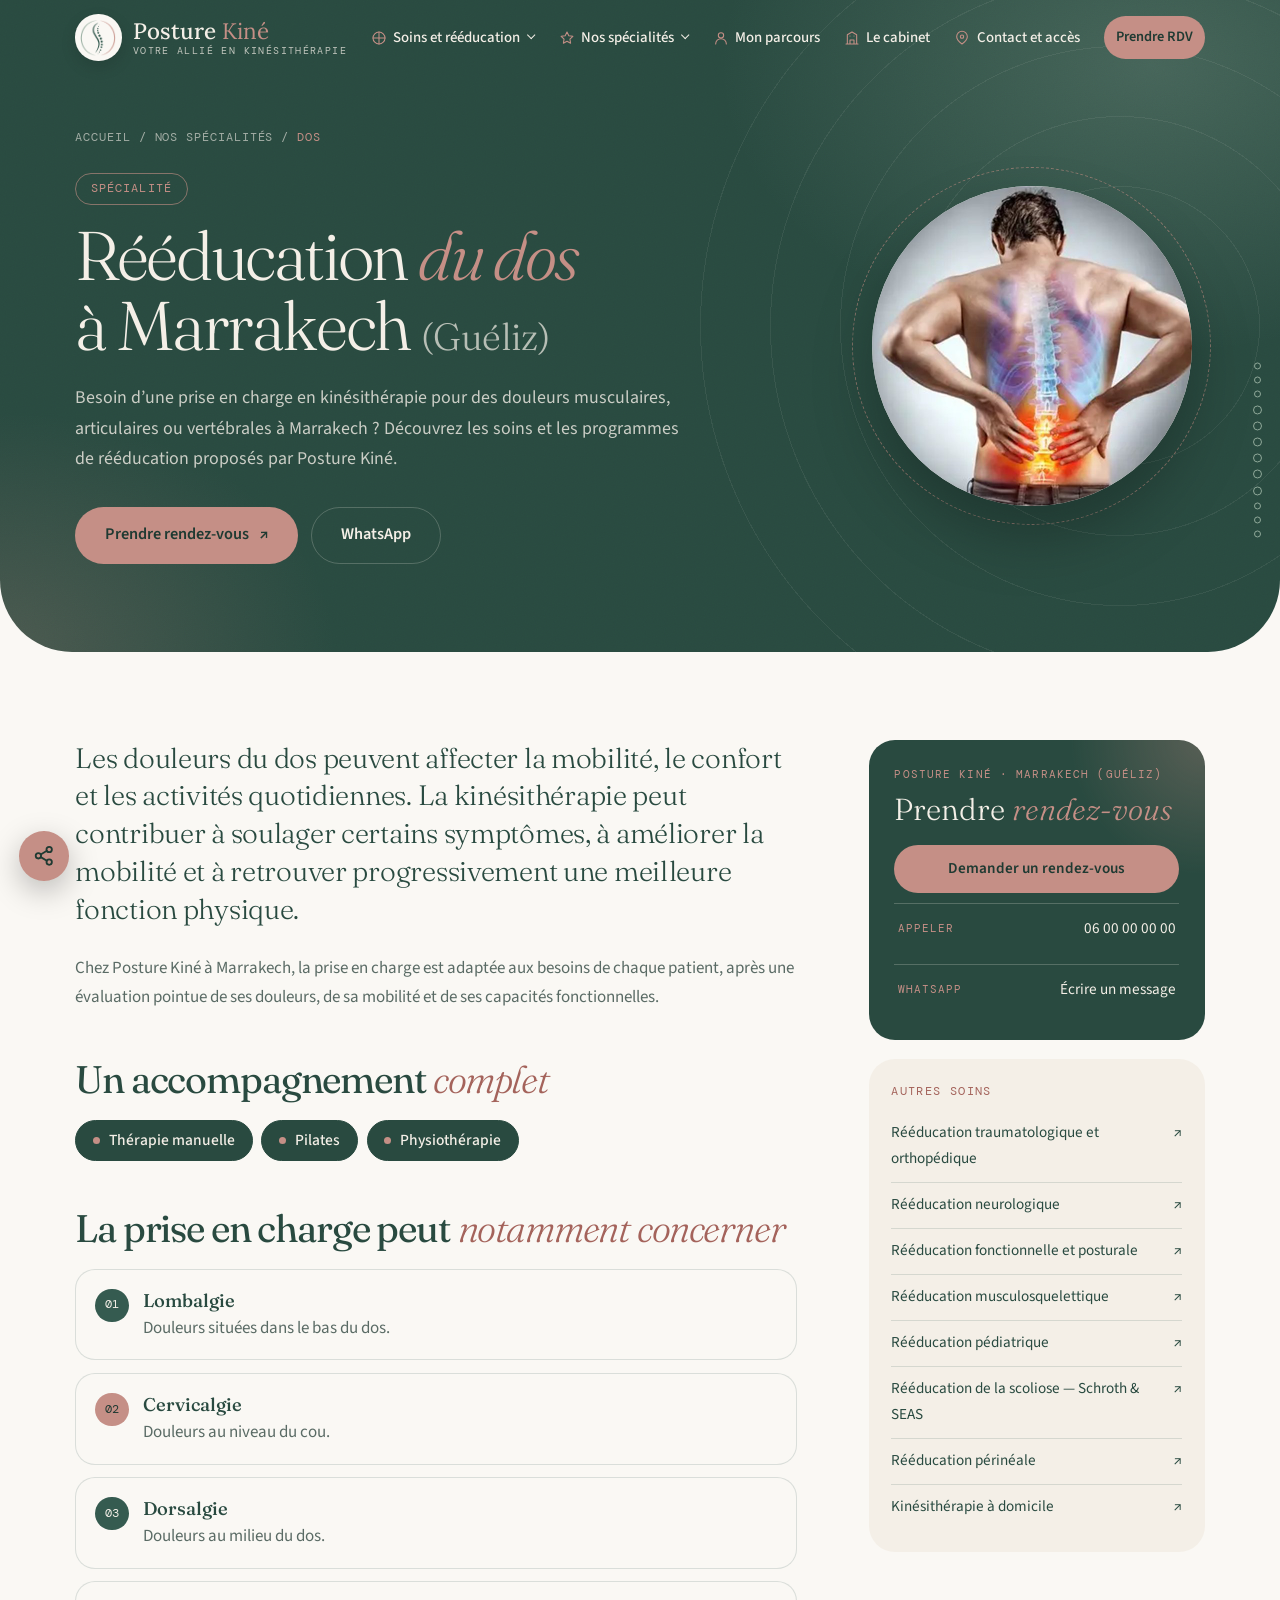
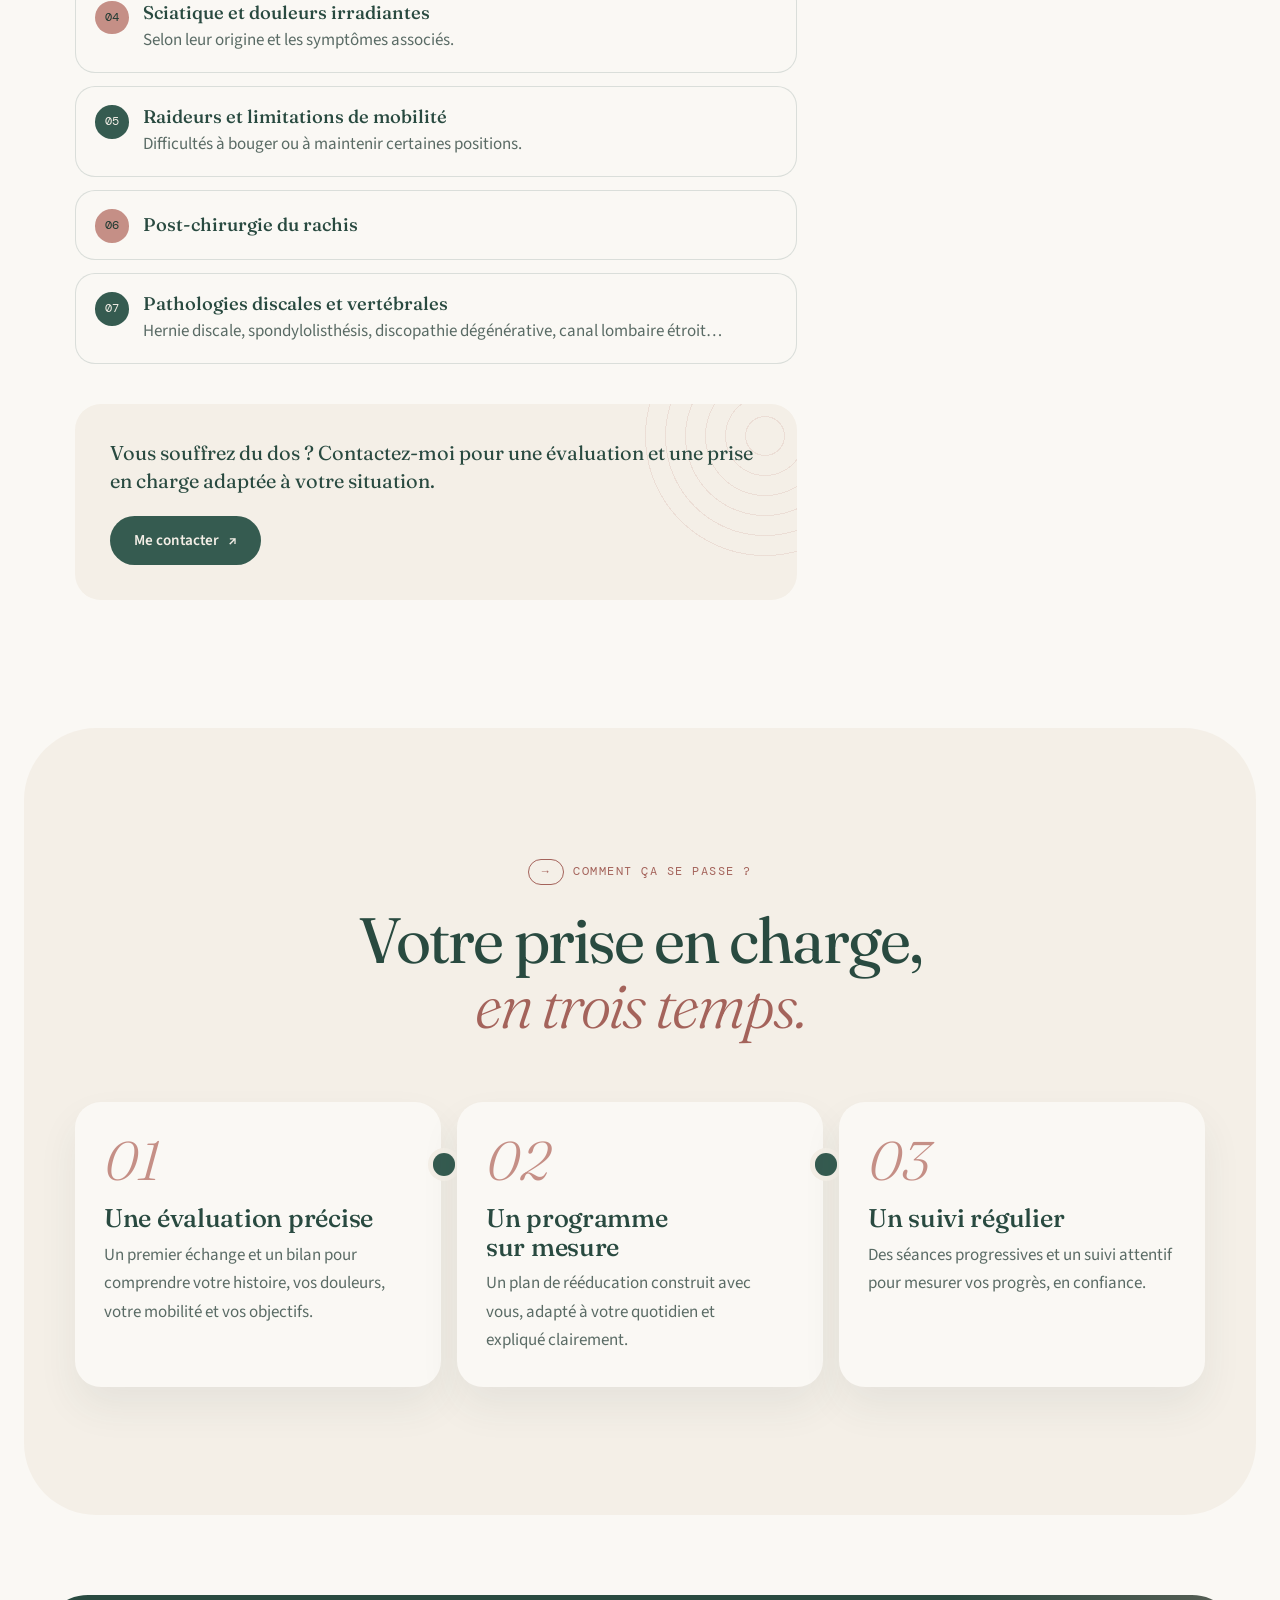
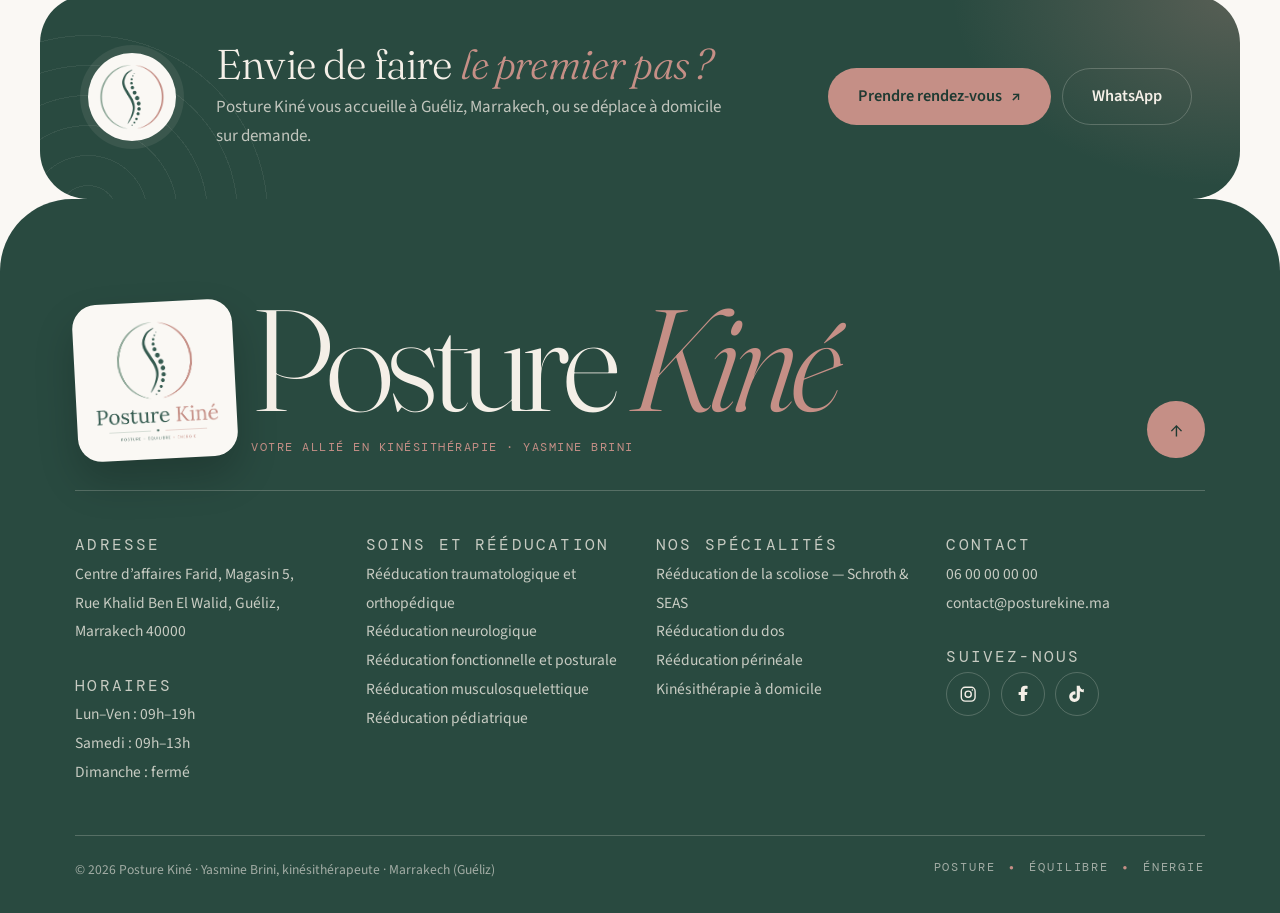
<file: soins/reeducation-du-dos.html>
<!doctype html>
<html lang="fr">
<head>
  <meta charset="UTF-8" />
  <meta name="viewport" content="width=device-width, initial-scale=1.0, viewport-fit=cover" />
  <meta name="theme-color" content="#294a40" />
  <title>Rééducation du dos à Marrakech (Guéliz) — Posture Kiné</title>
  <meta name="description" content="Lombalgie, cervicalgie, sciatique, hernie discale : besoin d’une prise en charge en kinésithérapie pour vos douleurs de dos à Marrakech ? Découvrez les soins proposés par Posture Kiné." />
  <meta property="og:type" content="website" />
  <meta property="og:site_name" content="Posture Kiné" />
  <meta property="og:locale" content="fr_FR" />
  <meta property="og:title" content="Rééducation du dos à Marrakech (Guéliz) — Posture Kiné" />
  <meta property="og:description" content="Lombalgie, cervicalgie, sciatique, hernie discale : besoin d’une prise en charge en kinésithérapie pour vos douleurs de dos à Marrakech ? Découvrez les soins proposés par Posture Kiné." />
  <meta property="og:url" content="https://posturekine.com/soins/reeducation-du-dos.html" />
  <meta property="og:image" content="https://posturekine.com/images/reeducation-du-dos.jpg" />
  <meta name="twitter:card" content="summary_large_image" />
  <link rel="preconnect" href="https://fonts.googleapis.com" />
  <link rel="preconnect" href="https://fonts.gstatic.com" crossorigin />
  <link href="https://fonts.googleapis.com/css2?family=DM+Mono:wght@400;500&family=Fraunces:ital,opsz,wght@0,9..144,300..600;1,9..144,300..500&family=Lora:wght@400;500&family=Source+Sans+3:wght@400;500;600&display=swap" rel="stylesheet" />
  <link rel="icon" type="image/png" href="../images/logo-emblem.png" />
  <link rel="stylesheet" href="../style.css" />
</head>
<body data-root="../" data-slug="reeducation-du-dos">

<div data-site-header></div>

<main id="main">
  <section class="page-hero">
    <div class="hero__grain" aria-hidden="true"></div>
    <div class="hero__rings" aria-hidden="true"></div>
    <div class="page-hero__shell">
      <div class="page-hero__content">
        <nav class="crumbs" aria-label="Fil d’Ariane"><a href="../index.html">Accueil</a><span aria-hidden="true">/</span><a href="../index.html#specialites">Nos spécialités</a><span aria-hidden="true">/</span><span aria-current="page">Dos</span></nav>
        <p class="page-hero__tag">Spécialité</p>
        <h1 class="page-hero__title">Rééducation <em>du dos</em> à Marrakech <span class="page-hero__place">(Guéliz)</span></h1>
        <p class="page-hero__lead">Besoin d’une prise en charge en kinésithérapie pour des douleurs musculaires, articulaires ou vertébrales à Marrakech&nbsp;? Découvrez les soins et les programmes de rééducation proposés par Posture Kiné.</p>
        <div class="hero__cta">
          <a class="cta cta--rose cta--lg" href="../index.html?motif=Rééducation du dos#prendre-rendez-vous">Prendre rendez-vous <span class="cta__arrow" aria-hidden="true">↗</span></a>
          <a class="cta cta--line-light cta--lg" href="#" data-whatsapp target="_blank" rel="noopener noreferrer">WhatsApp</a>
        </div>
      </div>
      <div class="page-hero__visual">
        <div class="page-hero__circle media" data-label="Dos"><img src="../images/reeducation-du-dos.jpg" alt="" /></div>
      </div>
    </div>
  </section>

  <section class="section page-body">
    <div class="section__inner page-grid">
      <article class="prose">
        <p class="prose__intro">Les douleurs du dos peuvent affecter la mobilité, le confort et les activités quotidiennes. La kinésithérapie peut contribuer à soulager certains symptômes, à améliorer la mobilité et à retrouver progressivement une meilleure fonction physique.</p>
        <p>Chez Posture Kiné à Marrakech, la prise en charge est adaptée aux besoins de chaque patient, après une évaluation pointue de ses douleurs, de sa mobilité et de ses capacités fonctionnelles.</p>

        <h2>Un accompagnement <em>complet</em></h2>
        <ul class="pills pills--accent">
          <li>Thérapie manuelle</li>
          <li>Pilates</li>
          <li>Physiothérapie</li>
        </ul>

        <h2>La prise en charge peut <em>notamment concerner</em></h2>
        <ul class="goals">
          <li><strong>Lombalgie</strong>Douleurs situées dans le bas du dos.</li>
          <li><strong>Cervicalgie</strong>Douleurs au niveau du cou.</li>
          <li><strong>Dorsalgie</strong>Douleurs au milieu du dos.</li>
          <li><strong>Sciatique et douleurs irradiantes</strong>Selon leur origine et les symptômes associés.</li>
          <li><strong>Raideurs et limitations de mobilité</strong>Difficultés à bouger ou à maintenir certaines positions.</li>
          <li><strong>Post-chirurgie du rachis</strong></li>
          <li><strong>Pathologies discales et vertébrales</strong>Hernie discale, spondylolisthésis, discopathie dégénérative, canal lombaire étroit…</li>
        </ul>

        <div class="prose__callout">
          <p>Vous souffrez du dos&nbsp;? Contactez-moi pour une évaluation et une prise en charge adaptée à votre situation.</p>
          <a class="cta cta--forest" href="../index.html?motif=Rééducation du dos#prendre-rendez-vous">Me contacter <span class="cta__arrow" aria-hidden="true">↗</span></a>
        </div>
      </article>

      <aside class="page-aside">
        <div class="aside-card">
          <p class="aside-card__kicker">Posture Kiné · <span data-city>Marrakech (Guéliz)</span></p>
          <p class="aside-card__title">Prendre <em>rendez-vous</em></p>
          <a class="cta cta--rose" href="../index.html?motif=Rééducation du dos#prendre-rendez-vous">Demander un rendez-vous</a>
          <a class="aside-card__line" href="#" data-phone><span>Appeler</span><span data-phone-text></span></a>
          <a class="aside-card__line" href="#" data-whatsapp target="_blank" rel="noopener noreferrer"><span>WhatsApp</span><span>Écrire un message</span></a>
        </div>
        <div class="aside-related">
          <p class="aside-related__title">Autres soins</p>
          <ul data-related></ul>
        </div>
      </aside>
    </div>
  </section>
</main>

<div data-site-footer></div>

<script src="../layout.js"></script>
<script src="../script.js"></script>
<script src="../share.js" data-accent="#c58f86" data-ink="#1f3a32" data-mobile-bottom="5.6rem"></script>
</body>
</html>
</file>
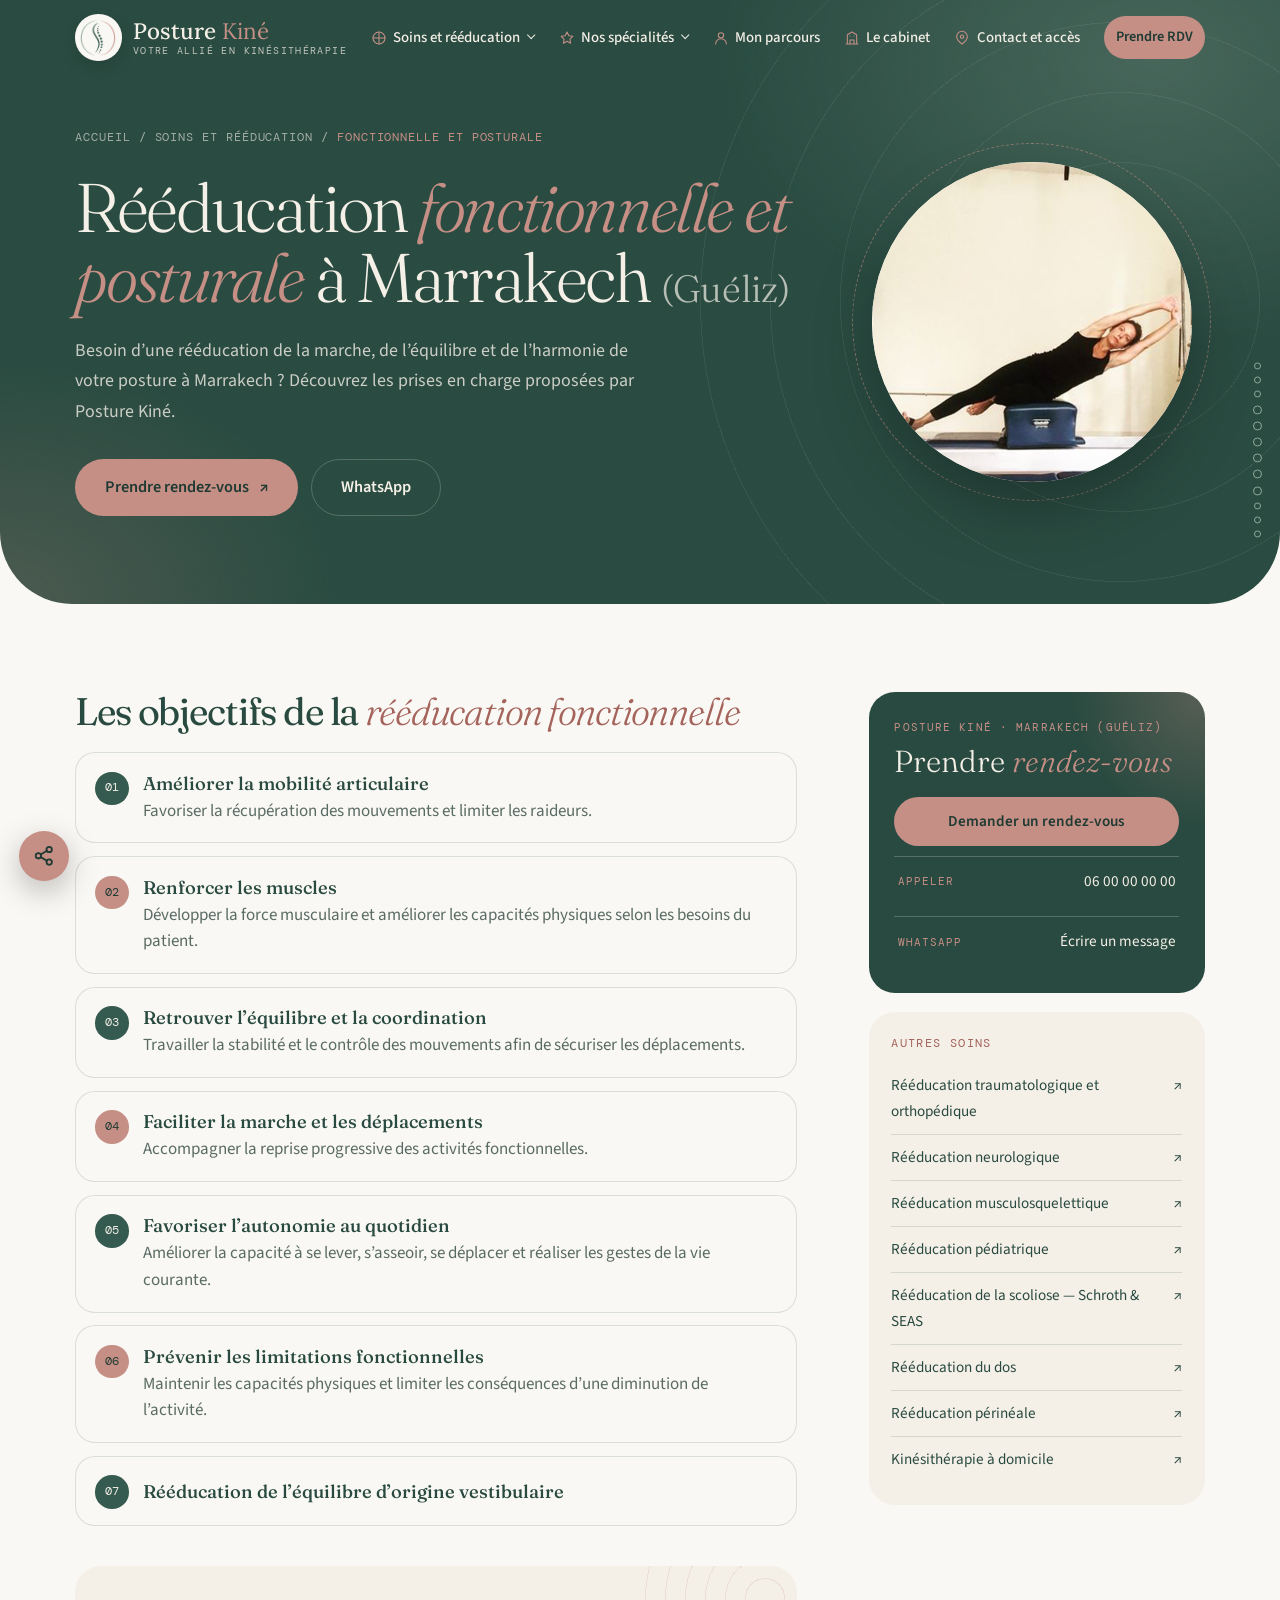
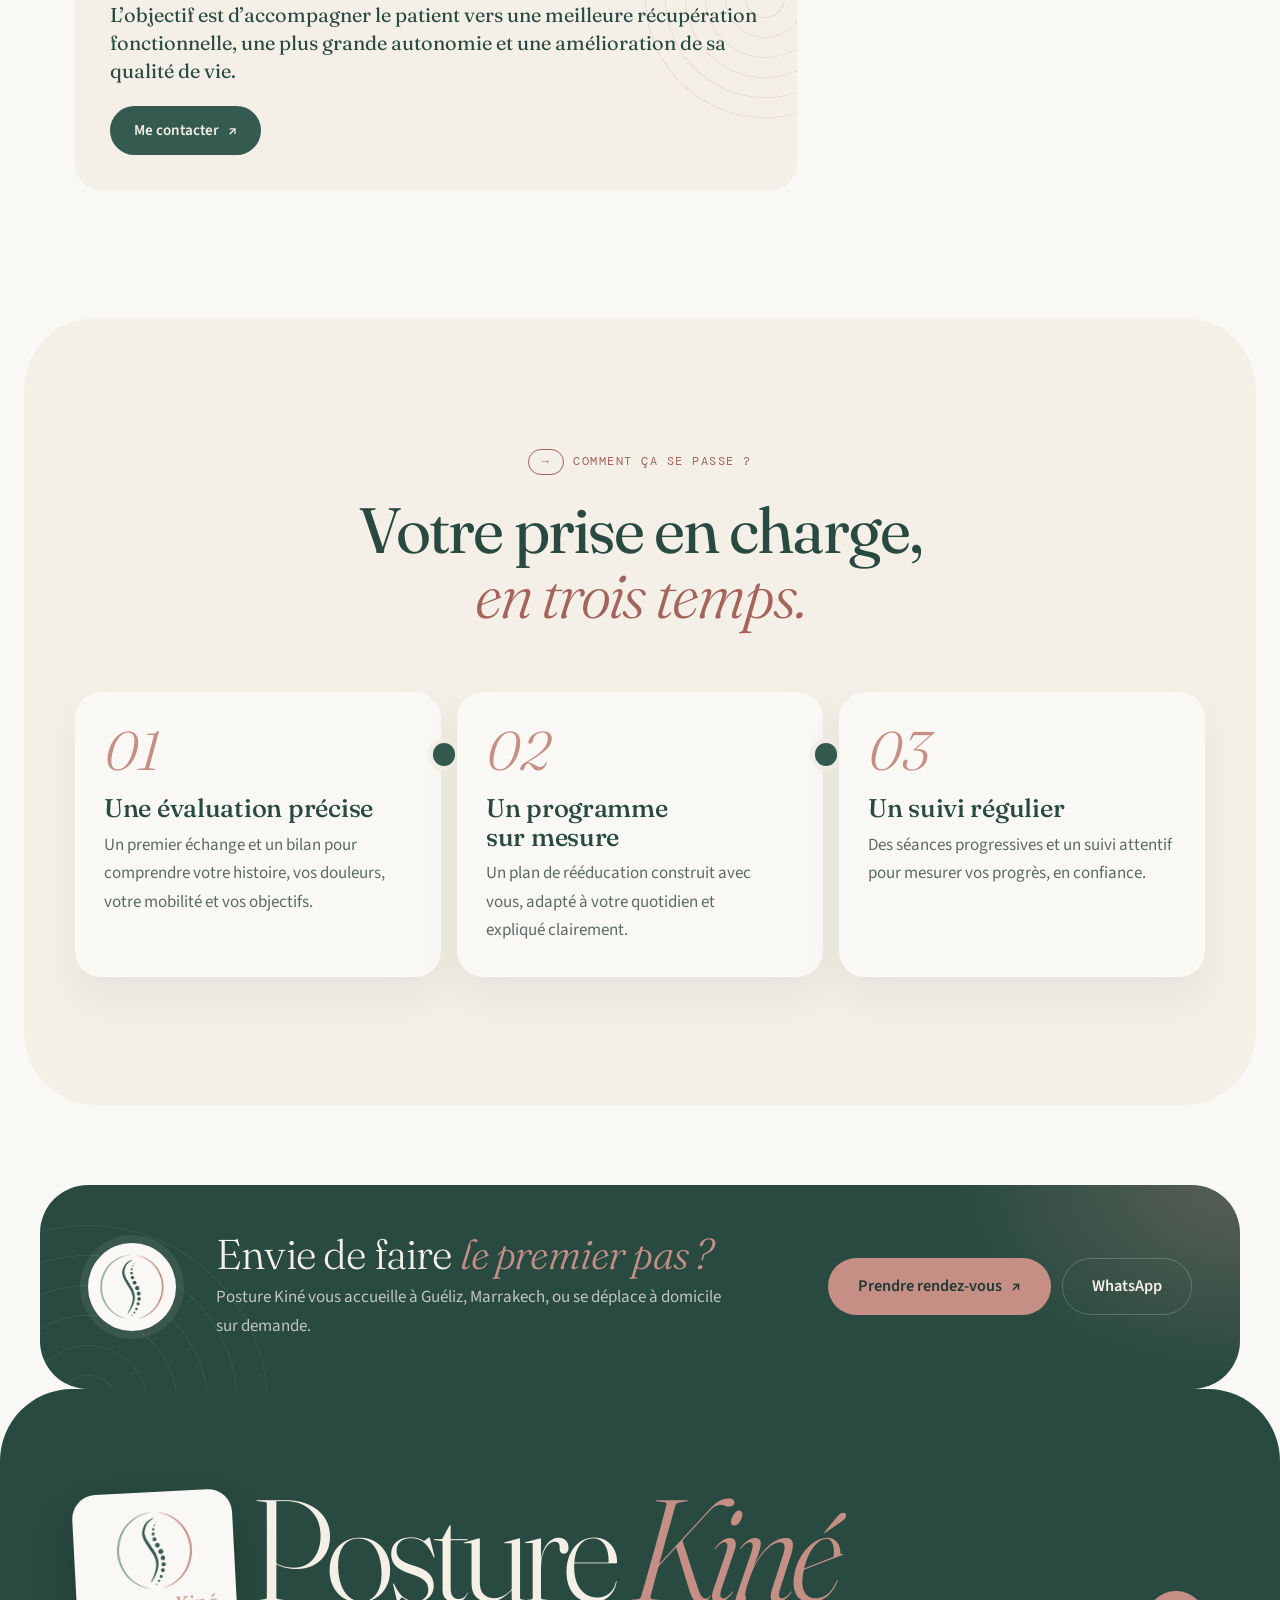
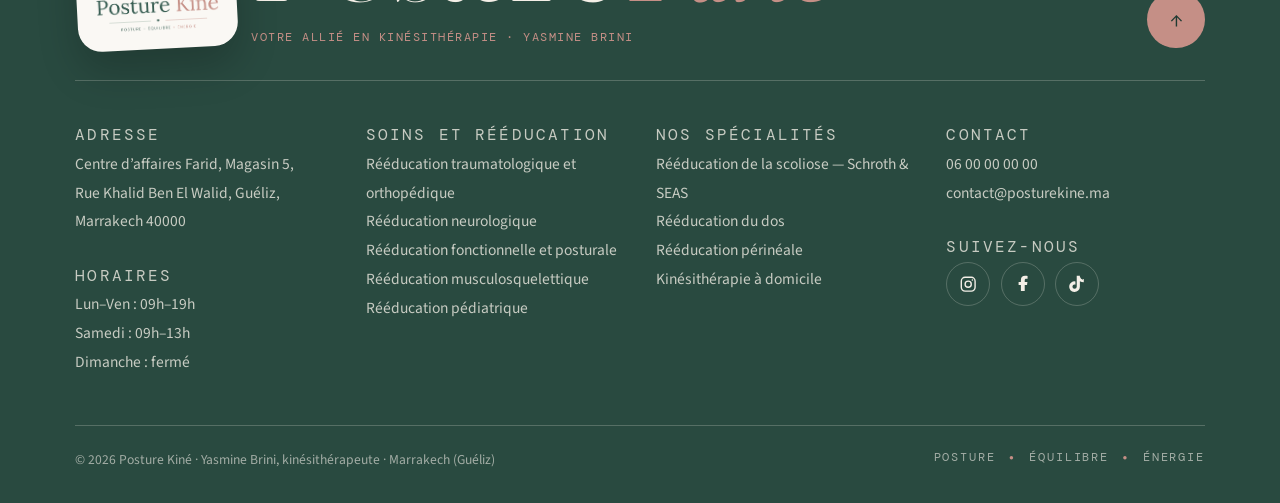
<file: soins/reeducation-fonctionnelle-posturale.html>
<!doctype html>
<html lang="fr">
<head>
  <meta charset="UTF-8" />
  <meta name="viewport" content="width=device-width, initial-scale=1.0, viewport-fit=cover" />
  <meta name="theme-color" content="#294a40" />
  <title>Rééducation fonctionnelle et posturale à Marrakech (Guéliz) — Posture Kiné</title>
  <meta name="description" content="Besoin d’une rééducation de la marche, de l’équilibre et de l’harmonie de votre posture à Marrakech ? Découvrez les prises en charge proposées par Posture Kiné." />
  <meta property="og:type" content="website" />
  <meta property="og:site_name" content="Posture Kiné" />
  <meta property="og:locale" content="fr_FR" />
  <meta property="og:title" content="Rééducation fonctionnelle et posturale à Marrakech (Guéliz) — Posture Kiné" />
  <meta property="og:description" content="Besoin d’une rééducation de la marche, de l’équilibre et de l’harmonie de votre posture à Marrakech ? Découvrez les prises en charge proposées par Posture Kiné." />
  <meta property="og:url" content="https://posturekine.com/soins/reeducation-fonctionnelle-posturale.html" />
  <meta property="og:image" content="https://posturekine.com/images/reeducation-fonctionnelle-posturale.jpg" />
  <meta name="twitter:card" content="summary_large_image" />
  <link rel="preconnect" href="https://fonts.googleapis.com" />
  <link rel="preconnect" href="https://fonts.gstatic.com" crossorigin />
  <link href="https://fonts.googleapis.com/css2?family=DM+Mono:wght@400;500&family=Fraunces:ital,opsz,wght@0,9..144,300..600;1,9..144,300..500&family=Lora:wght@400;500&family=Source+Sans+3:wght@400;500;600&display=swap" rel="stylesheet" />
  <link rel="icon" type="image/png" href="../images/logo-emblem.png" />
  <link rel="stylesheet" href="../style.css" />
</head>
<body data-root="../" data-slug="reeducation-fonctionnelle-posturale">

<div data-site-header></div>

<main id="main">
  <section class="page-hero">
    <div class="hero__grain" aria-hidden="true"></div>
    <div class="hero__rings" aria-hidden="true"></div>
    <div class="page-hero__shell">
      <div class="page-hero__content">
        <nav class="crumbs" aria-label="Fil d’Ariane"><a href="../index.html">Accueil</a><span aria-hidden="true">/</span><a href="../index.html#soins">Soins et rééducation</a><span aria-hidden="true">/</span><span aria-current="page">Fonctionnelle et posturale</span></nav>
        <h1 class="page-hero__title">Rééducation <em>fonctionnelle et posturale</em> à Marrakech <span class="page-hero__place">(Guéliz)</span></h1>
        <p class="page-hero__lead">Besoin d’une rééducation de la marche, de l’équilibre et de l’harmonie de votre posture à Marrakech&nbsp;? Découvrez les prises en charge proposées par Posture Kiné.</p>
        <div class="hero__cta">
          <a class="cta cta--rose cta--lg" href="../index.html?motif=Rééducation fonctionnelle et posturale#prendre-rendez-vous">Prendre rendez-vous <span class="cta__arrow" aria-hidden="true">↗</span></a>
          <a class="cta cta--line-light cta--lg" href="#" data-whatsapp target="_blank" rel="noopener noreferrer">WhatsApp</a>
        </div>
      </div>
      <div class="page-hero__visual">
        <div class="page-hero__circle media" data-label="Fonctionnelle et posturale"><img src="../images/reeducation-fonctionnelle-posturale.jpg" alt="" /></div>
      </div>
    </div>
  </section>

  <section class="section page-body">
    <div class="section__inner page-grid">
      <article class="prose">
        <h2>Les objectifs de la <em>rééducation fonctionnelle</em></h2>
        <ul class="goals">
          <li><strong>Améliorer la mobilité articulaire</strong>Favoriser la récupération des mouvements et limiter les raideurs.</li>
          <li><strong>Renforcer les muscles</strong>Développer la force musculaire et améliorer les capacités physiques selon les besoins du patient.</li>
          <li><strong>Retrouver l’équilibre et la coordination</strong>Travailler la stabilité et le contrôle des mouvements afin de sécuriser les déplacements.</li>
          <li><strong>Faciliter la marche et les déplacements</strong>Accompagner la reprise progressive des activités fonctionnelles.</li>
          <li><strong>Favoriser l’autonomie au quotidien</strong>Améliorer la capacité à se lever, s’asseoir, se déplacer et réaliser les gestes de la vie courante.</li>
          <li><strong>Prévenir les limitations fonctionnelles</strong>Maintenir les capacités physiques et limiter les conséquences d’une diminution de l’activité.</li>
          <li><strong>Rééducation de l’équilibre d’origine vestibulaire</strong></li>
        </ul>

        <div class="prose__callout">
          <p>L’objectif est d’accompagner le patient vers une meilleure récupération fonctionnelle, une plus grande autonomie et une amélioration de sa qualité de vie.</p>
          <a class="cta cta--forest" href="../index.html?motif=Rééducation fonctionnelle et posturale#prendre-rendez-vous">Me contacter <span class="cta__arrow" aria-hidden="true">↗</span></a>
        </div>
      </article>

      <aside class="page-aside">
        <div class="aside-card">
          <p class="aside-card__kicker">Posture Kiné · <span data-city>Marrakech (Guéliz)</span></p>
          <p class="aside-card__title">Prendre <em>rendez-vous</em></p>
          <a class="cta cta--rose" href="../index.html?motif=Rééducation fonctionnelle et posturale#prendre-rendez-vous">Demander un rendez-vous</a>
          <a class="aside-card__line" href="#" data-phone><span>Appeler</span><span data-phone-text></span></a>
          <a class="aside-card__line" href="#" data-whatsapp target="_blank" rel="noopener noreferrer"><span>WhatsApp</span><span>Écrire un message</span></a>
        </div>
        <div class="aside-related">
          <p class="aside-related__title">Autres soins</p>
          <ul data-related></ul>
        </div>
      </aside>
    </div>
  </section>
</main>

<div data-site-footer></div>

<script src="../layout.js"></script>
<script src="../script.js"></script>
<script src="../share.js" data-accent="#c58f86" data-ink="#1f3a32" data-mobile-bottom="5.6rem"></script>
</body>
</html>
</file>
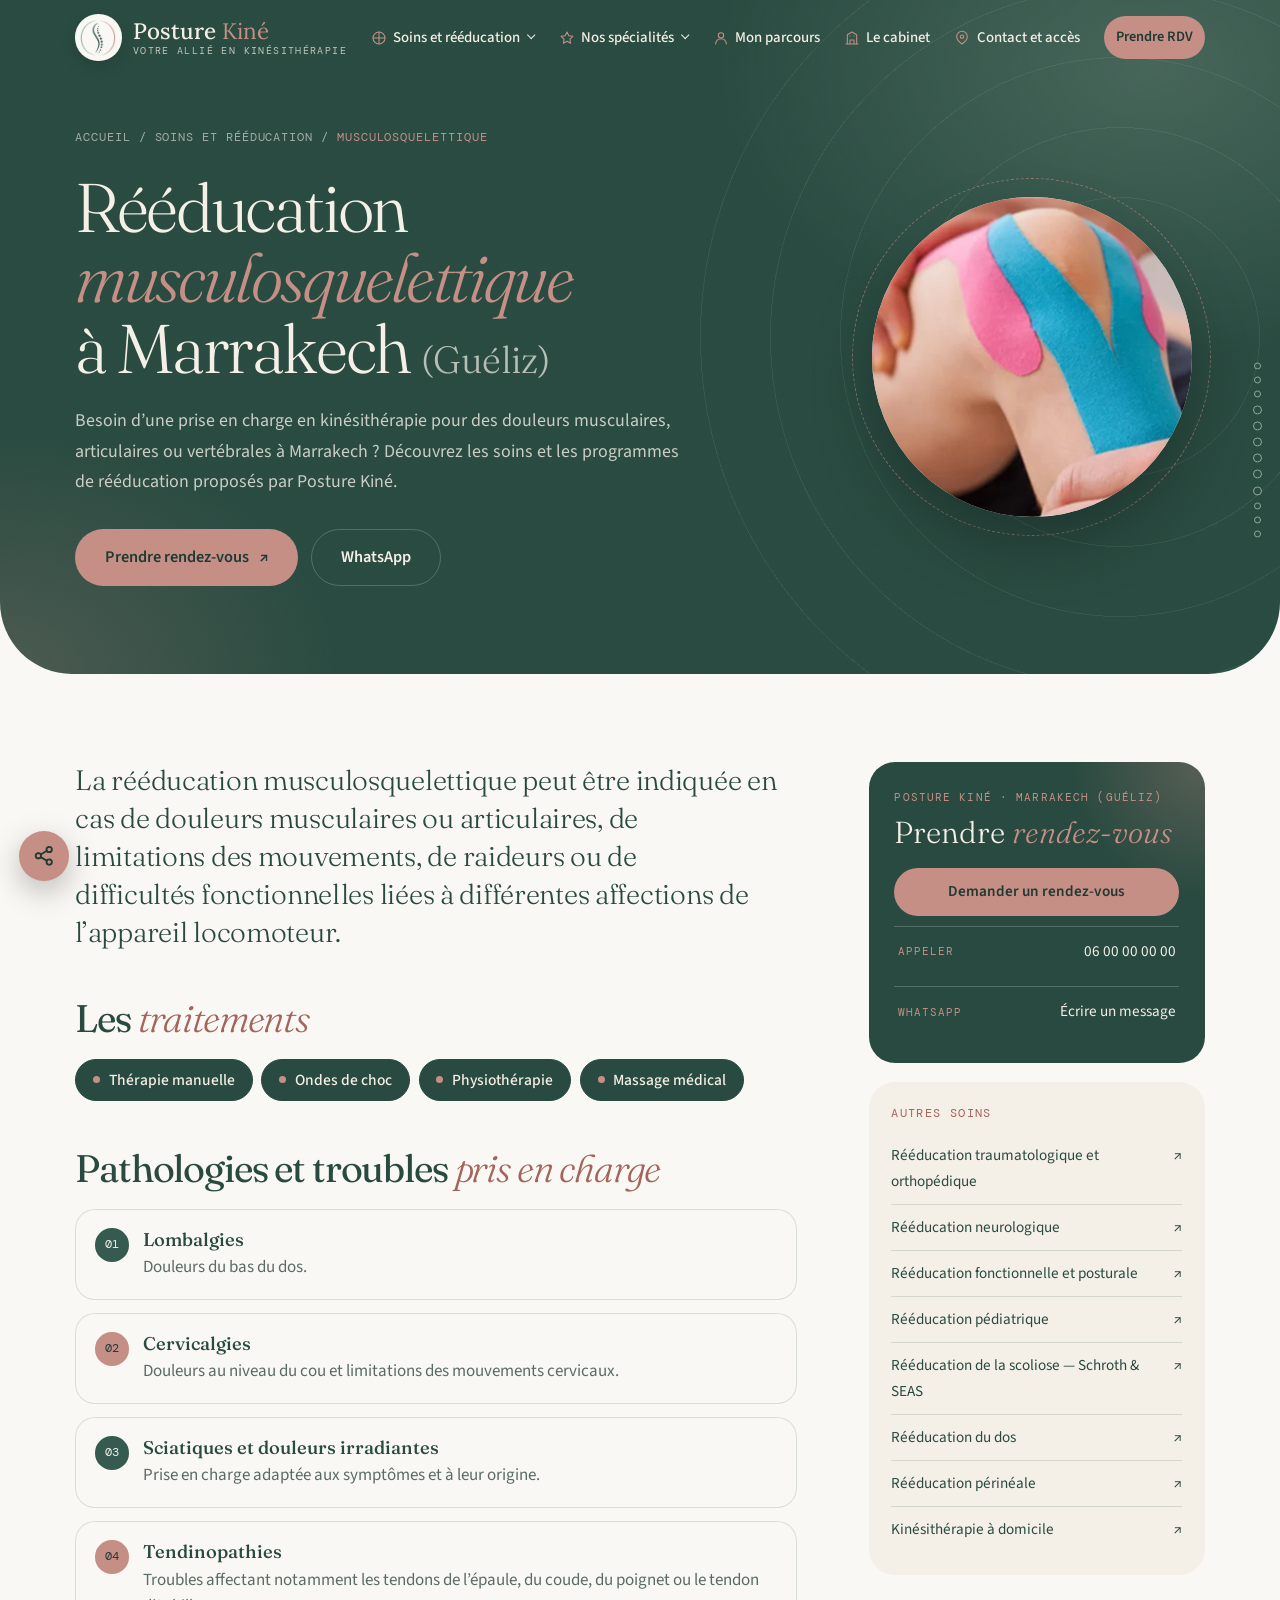
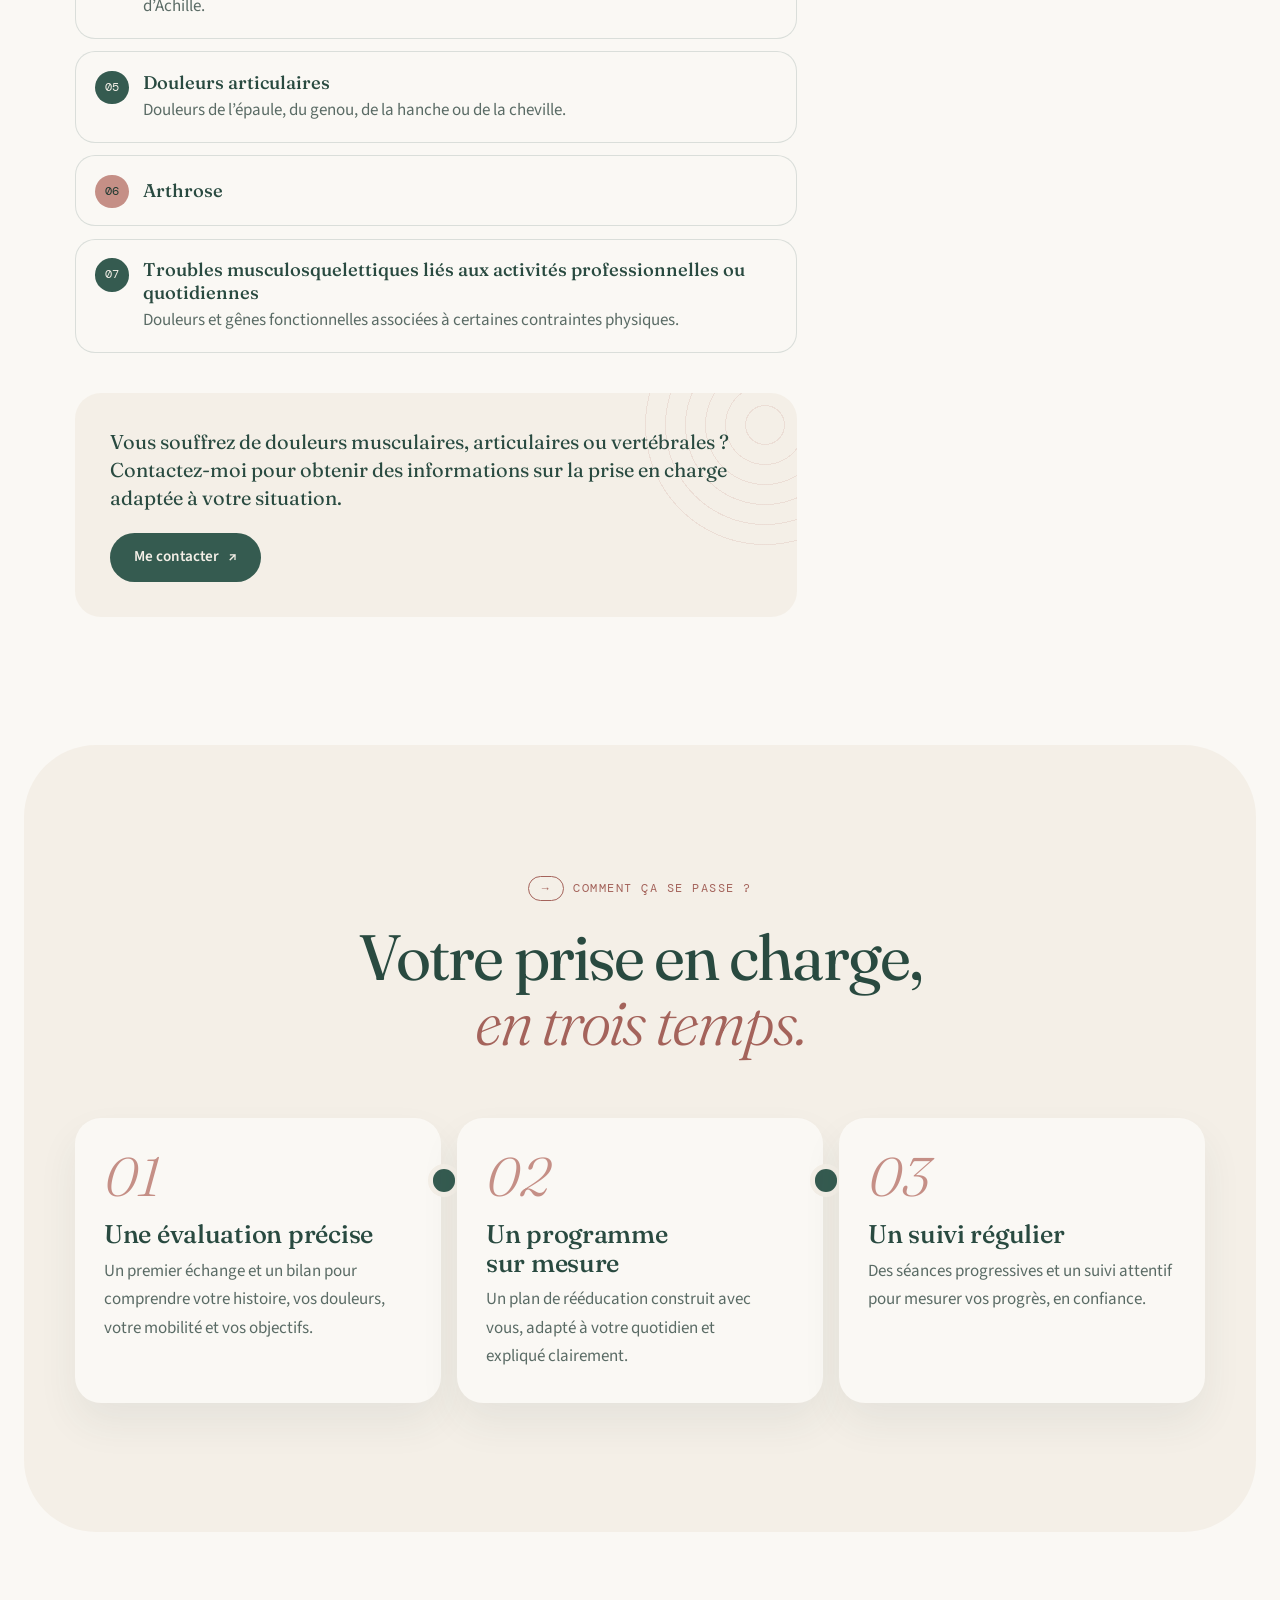
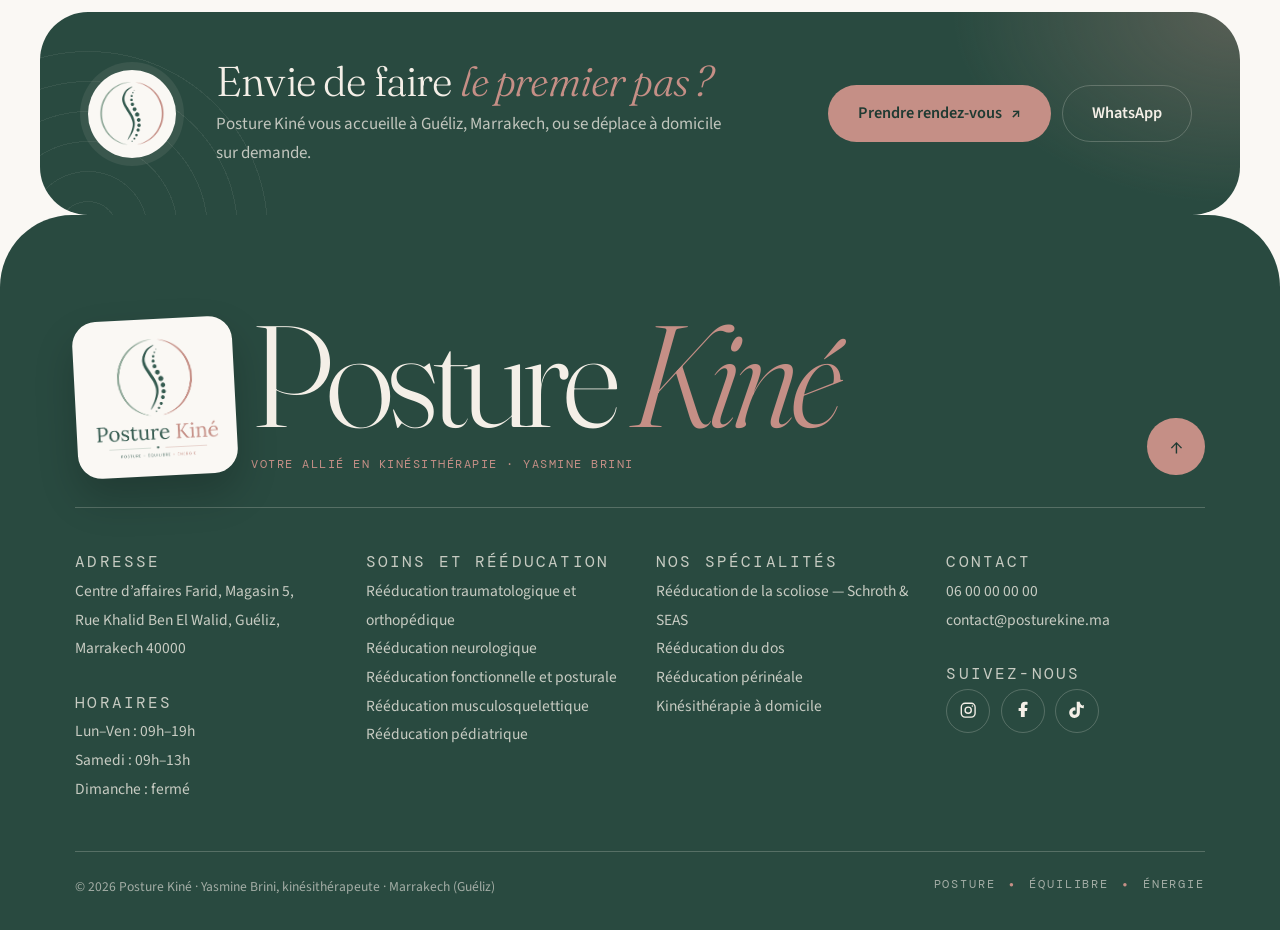
<file: soins/reeducation-musculosquelettique.html>
<!doctype html>
<html lang="fr">
<head>
  <meta charset="UTF-8" />
  <meta name="viewport" content="width=device-width, initial-scale=1.0, viewport-fit=cover" />
  <meta name="theme-color" content="#294a40" />
  <title>Rééducation musculosquelettique à Marrakech (Guéliz) — Posture Kiné</title>
  <meta name="description" content="Besoin d’une prise en charge en kinésithérapie pour des douleurs musculaires, articulaires ou vertébrales à Marrakech ? Découvrez les soins et les programmes de rééducation proposés par Posture Kiné." />
  <meta property="og:type" content="website" />
  <meta property="og:site_name" content="Posture Kiné" />
  <meta property="og:locale" content="fr_FR" />
  <meta property="og:title" content="Rééducation musculosquelettique à Marrakech (Guéliz) — Posture Kiné" />
  <meta property="og:description" content="Besoin d’une prise en charge en kinésithérapie pour des douleurs musculaires, articulaires ou vertébrales à Marrakech ? Découvrez les soins et les programmes de rééducation proposés par Posture Kiné." />
  <meta property="og:url" content="https://posturekine.com/soins/reeducation-musculosquelettique.html" />
  <meta property="og:image" content="https://posturekine.com/images/reeducation-musculosquelettique.jpg" />
  <meta name="twitter:card" content="summary_large_image" />
  <link rel="preconnect" href="https://fonts.googleapis.com" />
  <link rel="preconnect" href="https://fonts.gstatic.com" crossorigin />
  <link href="https://fonts.googleapis.com/css2?family=DM+Mono:wght@400;500&family=Fraunces:ital,opsz,wght@0,9..144,300..600;1,9..144,300..500&family=Lora:wght@400;500&family=Source+Sans+3:wght@400;500;600&display=swap" rel="stylesheet" />
  <link rel="icon" type="image/png" href="../images/logo-emblem.png" />
  <link rel="stylesheet" href="../style.css" />
</head>
<body data-root="../" data-slug="reeducation-musculosquelettique">

<div data-site-header></div>

<main id="main">
  <section class="page-hero">
    <div class="hero__grain" aria-hidden="true"></div>
    <div class="hero__rings" aria-hidden="true"></div>
    <div class="page-hero__shell">
      <div class="page-hero__content">
        <nav class="crumbs" aria-label="Fil d’Ariane"><a href="../index.html">Accueil</a><span aria-hidden="true">/</span><a href="../index.html#soins">Soins et rééducation</a><span aria-hidden="true">/</span><span aria-current="page">Musculosquelettique</span></nav>
        <h1 class="page-hero__title">Rééducation <em>musculosquelettique</em> à Marrakech <span class="page-hero__place">(Guéliz)</span></h1>
        <p class="page-hero__lead">Besoin d’une prise en charge en kinésithérapie pour des douleurs musculaires, articulaires ou vertébrales à Marrakech&nbsp;? Découvrez les soins et les programmes de rééducation proposés par Posture Kiné.</p>
        <div class="hero__cta">
          <a class="cta cta--rose cta--lg" href="../index.html?motif=Rééducation musculosquelettique#prendre-rendez-vous">Prendre rendez-vous <span class="cta__arrow" aria-hidden="true">↗</span></a>
          <a class="cta cta--line-light cta--lg" href="#" data-whatsapp target="_blank" rel="noopener noreferrer">WhatsApp</a>
        </div>
      </div>
      <div class="page-hero__visual">
        <div class="page-hero__circle media" data-label="Musculosquelettique"><img src="../images/reeducation-musculosquelettique.jpg" alt="" /></div>
      </div>
    </div>
  </section>

  <section class="section page-body">
    <div class="section__inner page-grid">
      <article class="prose">
        <p class="prose__intro">La rééducation musculosquelettique peut être indiquée en cas de douleurs musculaires ou articulaires, de limitations des mouvements, de raideurs ou de difficultés fonctionnelles liées à différentes affections de l’appareil locomoteur.</p>

        <h2>Les <em>traitements</em></h2>
        <ul class="pills pills--accent">
          <li>Thérapie manuelle</li>
          <li>Ondes de choc</li>
          <li>Physiothérapie</li>
          <li>Massage médical</li>
        </ul>

        <h2>Pathologies et troubles <em>pris en charge</em></h2>
        <ul class="goals">
          <li><strong>Lombalgies</strong>Douleurs du bas du dos.</li>
          <li><strong>Cervicalgies</strong>Douleurs au niveau du cou et limitations des mouvements cervicaux.</li>
          <li><strong>Sciatiques et douleurs irradiantes</strong>Prise en charge adaptée aux symptômes et à leur origine.</li>
          <li><strong>Tendinopathies</strong>Troubles affectant notamment les tendons de l’épaule, du coude, du poignet ou le tendon d’Achille.</li>
          <li><strong>Douleurs articulaires</strong>Douleurs de l’épaule, du genou, de la hanche ou de la cheville.</li>
          <li><strong>Arthrose</strong></li>
          <li><strong>Troubles musculosquelettiques liés aux activités professionnelles ou quotidiennes</strong>Douleurs et gênes fonctionnelles associées à certaines contraintes physiques.</li>
        </ul>

        <div class="prose__callout">
          <p>Vous souffrez de douleurs musculaires, articulaires ou vertébrales&nbsp;? Contactez-moi pour obtenir des informations sur la prise en charge adaptée à votre situation.</p>
          <a class="cta cta--forest" href="../index.html?motif=Rééducation musculosquelettique#prendre-rendez-vous">Me contacter <span class="cta__arrow" aria-hidden="true">↗</span></a>
        </div>
      </article>

      <aside class="page-aside">
        <div class="aside-card">
          <p class="aside-card__kicker">Posture Kiné · <span data-city>Marrakech (Guéliz)</span></p>
          <p class="aside-card__title">Prendre <em>rendez-vous</em></p>
          <a class="cta cta--rose" href="../index.html?motif=Rééducation musculosquelettique#prendre-rendez-vous">Demander un rendez-vous</a>
          <a class="aside-card__line" href="#" data-phone><span>Appeler</span><span data-phone-text></span></a>
          <a class="aside-card__line" href="#" data-whatsapp target="_blank" rel="noopener noreferrer"><span>WhatsApp</span><span>Écrire un message</span></a>
        </div>
        <div class="aside-related">
          <p class="aside-related__title">Autres soins</p>
          <ul data-related></ul>
        </div>
      </aside>
    </div>
  </section>
</main>

<div data-site-footer></div>

<script src="../layout.js"></script>
<script src="../script.js"></script>
<script src="../share.js" data-accent="#c58f86" data-ink="#1f3a32" data-mobile-bottom="5.6rem"></script>
</body>
</html>
</file>
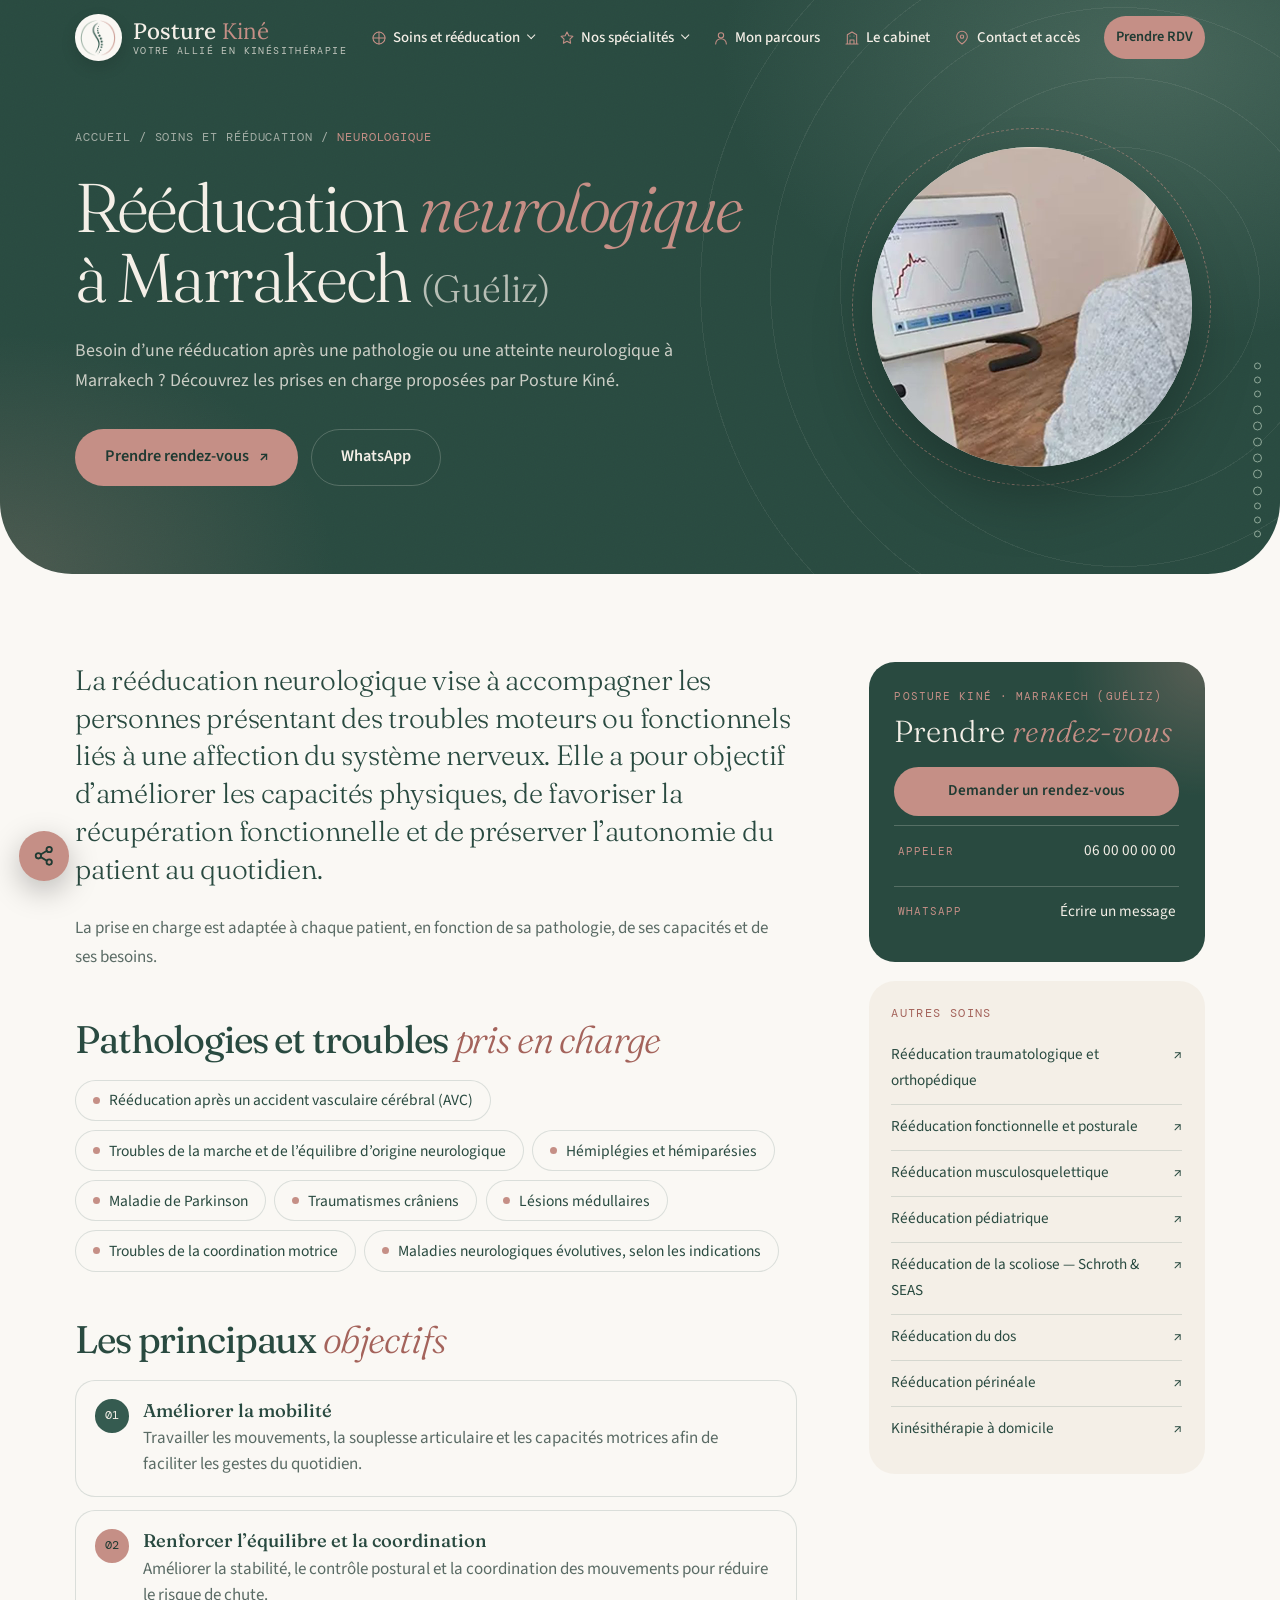
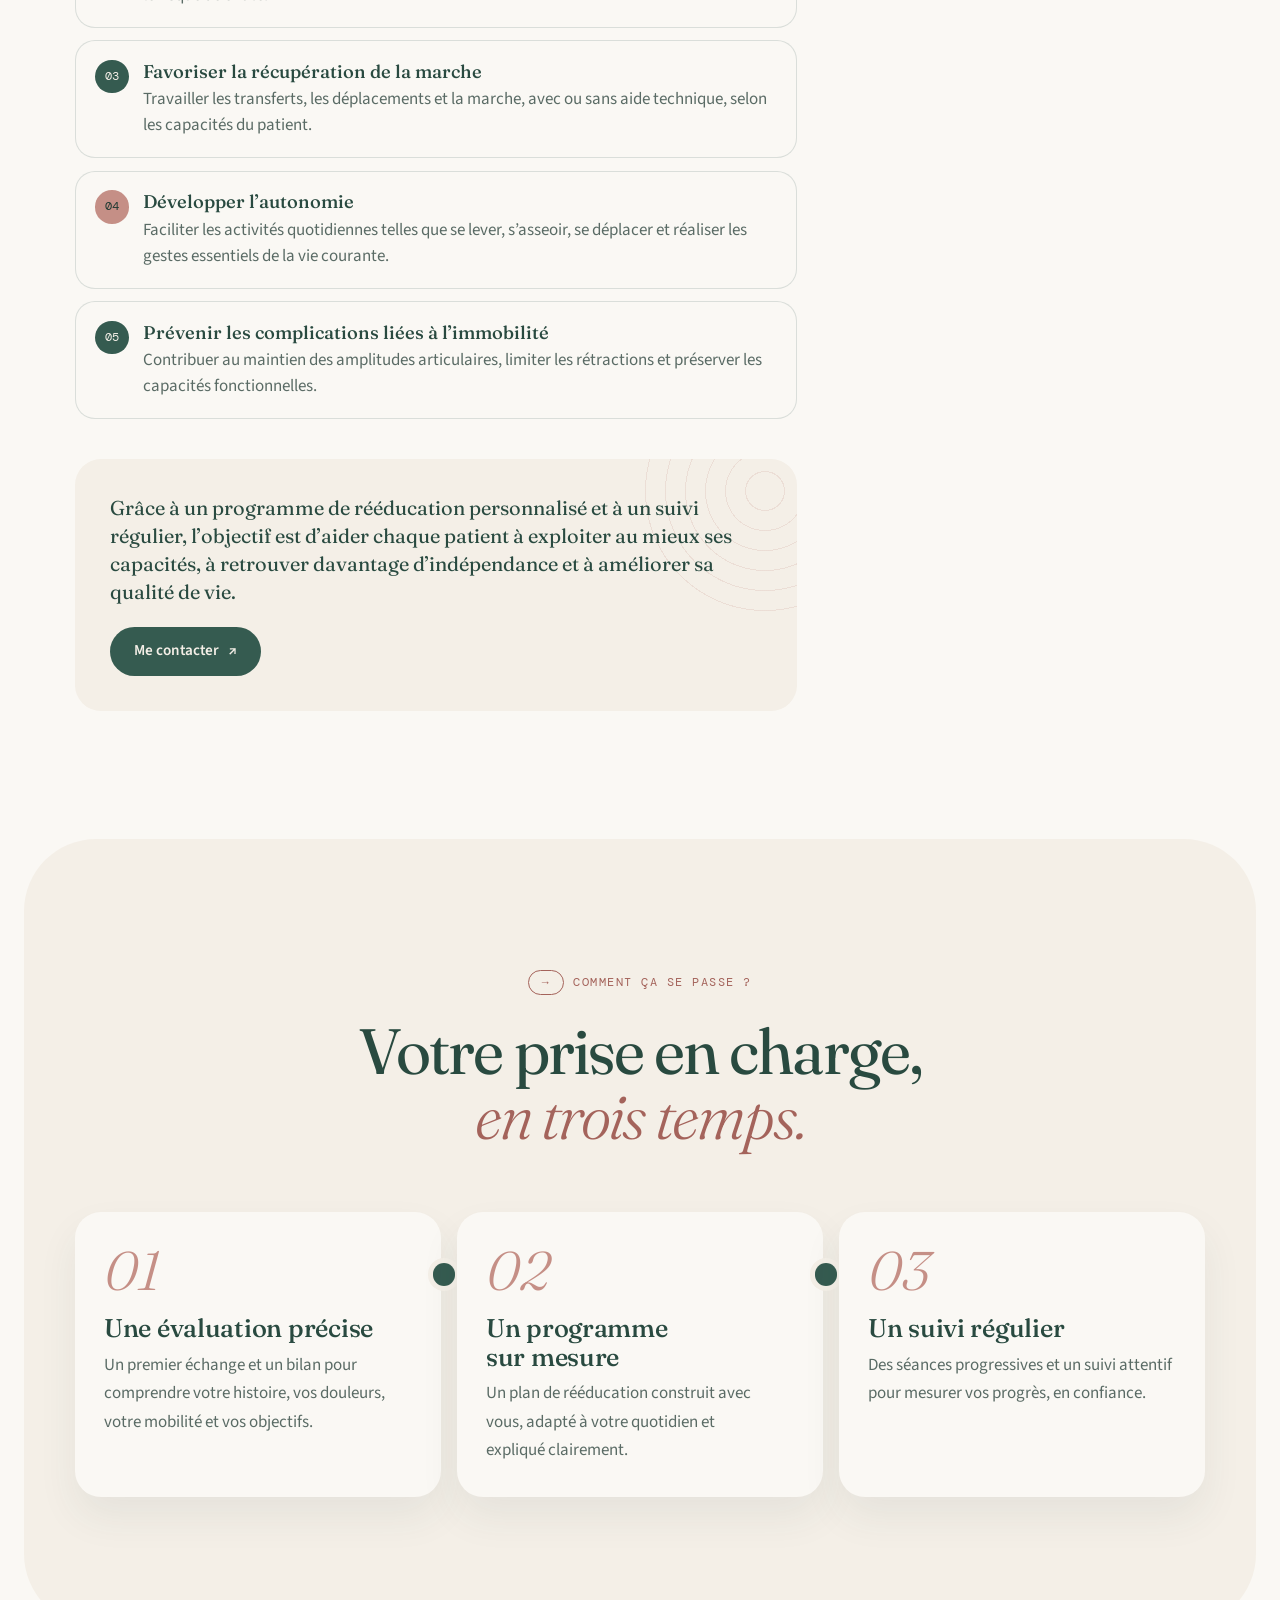
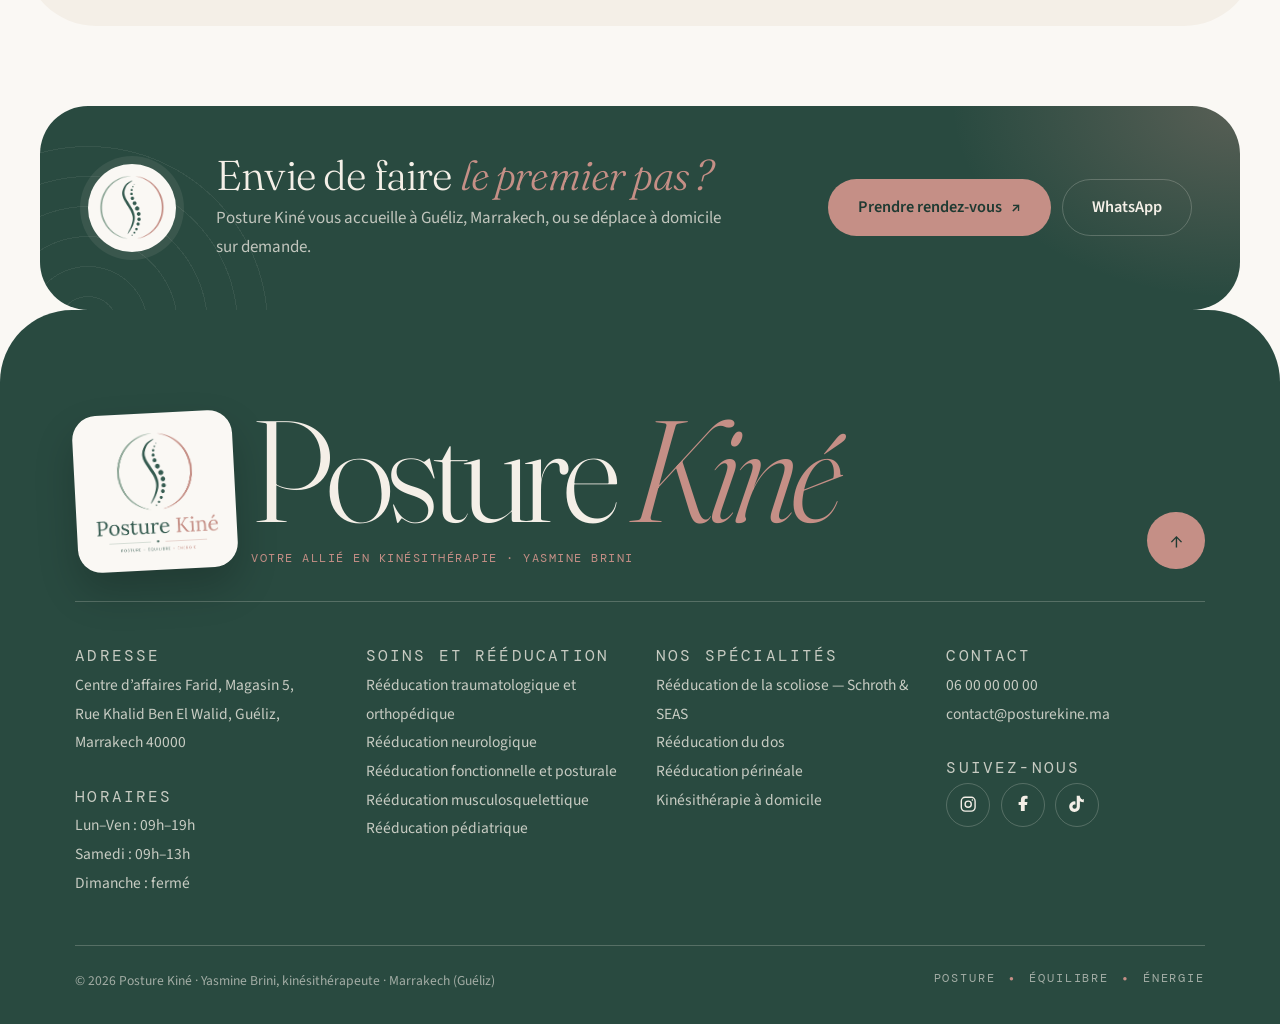
<file: soins/reeducation-neurologique.html>
<!doctype html>
<html lang="fr">
<head>
  <meta charset="UTF-8" />
  <meta name="viewport" content="width=device-width, initial-scale=1.0, viewport-fit=cover" />
  <meta name="theme-color" content="#294a40" />
  <title>Rééducation neurologique à Marrakech (Guéliz) — Posture Kiné</title>
  <meta name="description" content="Besoin d’une rééducation après une pathologie ou une atteinte neurologique à Marrakech ? AVC, Parkinson, troubles de la marche et de l’équilibre : découvrez les prises en charge proposées par Posture Kiné." />
  <meta property="og:type" content="website" />
  <meta property="og:site_name" content="Posture Kiné" />
  <meta property="og:locale" content="fr_FR" />
  <meta property="og:title" content="Rééducation neurologique à Marrakech (Guéliz) — Posture Kiné" />
  <meta property="og:description" content="Besoin d’une rééducation après une pathologie ou une atteinte neurologique à Marrakech ? AVC, Parkinson, troubles de la marche et de l’équilibre : découvrez les prises en charge proposées par Posture Kiné." />
  <meta property="og:url" content="https://posturekine.com/soins/reeducation-neurologique.html" />
  <meta property="og:image" content="https://posturekine.com/images/reeducation-neurologique.jpg" />
  <meta name="twitter:card" content="summary_large_image" />
  <link rel="preconnect" href="https://fonts.googleapis.com" />
  <link rel="preconnect" href="https://fonts.gstatic.com" crossorigin />
  <link href="https://fonts.googleapis.com/css2?family=DM+Mono:wght@400;500&family=Fraunces:ital,opsz,wght@0,9..144,300..600;1,9..144,300..500&family=Lora:wght@400;500&family=Source+Sans+3:wght@400;500;600&display=swap" rel="stylesheet" />
  <link rel="icon" type="image/png" href="../images/logo-emblem.png" />
  <link rel="stylesheet" href="../style.css" />
</head>
<body data-root="../" data-slug="reeducation-neurologique">

<div data-site-header></div>

<main id="main">
  <section class="page-hero">
    <div class="hero__grain" aria-hidden="true"></div>
    <div class="hero__rings" aria-hidden="true"></div>
    <div class="page-hero__shell">
      <div class="page-hero__content">
        <nav class="crumbs" aria-label="Fil d’Ariane"><a href="../index.html">Accueil</a><span aria-hidden="true">/</span><a href="../index.html#soins">Soins et rééducation</a><span aria-hidden="true">/</span><span aria-current="page">Neurologique</span></nav>
        <h1 class="page-hero__title">Rééducation <em>neurologique</em> à Marrakech <span class="page-hero__place">(Guéliz)</span></h1>
        <p class="page-hero__lead">Besoin d’une rééducation après une pathologie ou une atteinte neurologique à Marrakech&nbsp;? Découvrez les prises en charge proposées par Posture Kiné.</p>
        <div class="hero__cta">
          <a class="cta cta--rose cta--lg" href="../index.html?motif=Rééducation neurologique#prendre-rendez-vous">Prendre rendez-vous <span class="cta__arrow" aria-hidden="true">↗</span></a>
          <a class="cta cta--line-light cta--lg" href="#" data-whatsapp target="_blank" rel="noopener noreferrer">WhatsApp</a>
        </div>
      </div>
      <div class="page-hero__visual">
        <div class="page-hero__circle media" data-label="Neurologique"><img src="../images/reeducation-neurologique.jpg" alt="" /></div>
      </div>
    </div>
  </section>

  <section class="section page-body">
    <div class="section__inner page-grid">
      <article class="prose">
        <p class="prose__intro">La rééducation neurologique vise à accompagner les personnes présentant des troubles moteurs ou fonctionnels liés à une affection du système nerveux. Elle a pour objectif d’améliorer les capacités physiques, de favoriser la récupération fonctionnelle et de préserver l’autonomie du patient au quotidien.</p>
        <p>La prise en charge est adaptée à chaque patient, en fonction de sa pathologie, de ses capacités et de ses besoins.</p>

        <h2>Pathologies et troubles <em>pris en charge</em></h2>
        <ul class="pills">
          <li>Rééducation après un accident vasculaire cérébral (AVC)</li>
          <li>Troubles de la marche et de l’équilibre d’origine neurologique</li>
          <li>Hémiplégies et hémiparésies</li>
          <li>Maladie de Parkinson</li>
          <li>Traumatismes crâniens</li>
          <li>Lésions médullaires</li>
          <li>Troubles de la coordination motrice</li>
          <li>Maladies neurologiques évolutives, selon les indications</li>
        </ul>

        <h2>Les principaux <em>objectifs</em></h2>
        <ul class="goals">
          <li><strong>Améliorer la mobilité</strong>Travailler les mouvements, la souplesse articulaire et les capacités motrices afin de faciliter les gestes du quotidien.</li>
          <li><strong>Renforcer l’équilibre et la coordination</strong>Améliorer la stabilité, le contrôle postural et la coordination des mouvements pour réduire le risque de chute.</li>
          <li><strong>Favoriser la récupération de la marche</strong>Travailler les transferts, les déplacements et la marche, avec ou sans aide technique, selon les capacités du patient.</li>
          <li><strong>Développer l’autonomie</strong>Faciliter les activités quotidiennes telles que se lever, s’asseoir, se déplacer et réaliser les gestes essentiels de la vie courante.</li>
          <li><strong>Prévenir les complications liées à l’immobilité</strong>Contribuer au maintien des amplitudes articulaires, limiter les rétractions et préserver les capacités fonctionnelles.</li>
        </ul>

        <div class="prose__callout">
          <p>Grâce à un programme de rééducation personnalisé et à un suivi régulier, l’objectif est d’aider chaque patient à exploiter au mieux ses capacités, à retrouver davantage d’indépendance et à améliorer sa qualité de vie.</p>
          <a class="cta cta--forest" href="../index.html?motif=Rééducation neurologique#prendre-rendez-vous">Me contacter <span class="cta__arrow" aria-hidden="true">↗</span></a>
        </div>
      </article>

      <aside class="page-aside">
        <div class="aside-card">
          <p class="aside-card__kicker">Posture Kiné · <span data-city>Marrakech (Guéliz)</span></p>
          <p class="aside-card__title">Prendre <em>rendez-vous</em></p>
          <a class="cta cta--rose" href="../index.html?motif=Rééducation neurologique#prendre-rendez-vous">Demander un rendez-vous</a>
          <a class="aside-card__line" href="#" data-phone><span>Appeler</span><span data-phone-text></span></a>
          <a class="aside-card__line" href="#" data-whatsapp target="_blank" rel="noopener noreferrer"><span>WhatsApp</span><span>Écrire un message</span></a>
        </div>
        <div class="aside-related">
          <p class="aside-related__title">Autres soins</p>
          <ul data-related></ul>
        </div>
      </aside>
    </div>
  </section>
</main>

<div data-site-footer></div>

<script src="../layout.js"></script>
<script src="../script.js"></script>
<script src="../share.js" data-accent="#c58f86" data-ink="#1f3a32" data-mobile-bottom="5.6rem"></script>
</body>
</html>
</file>
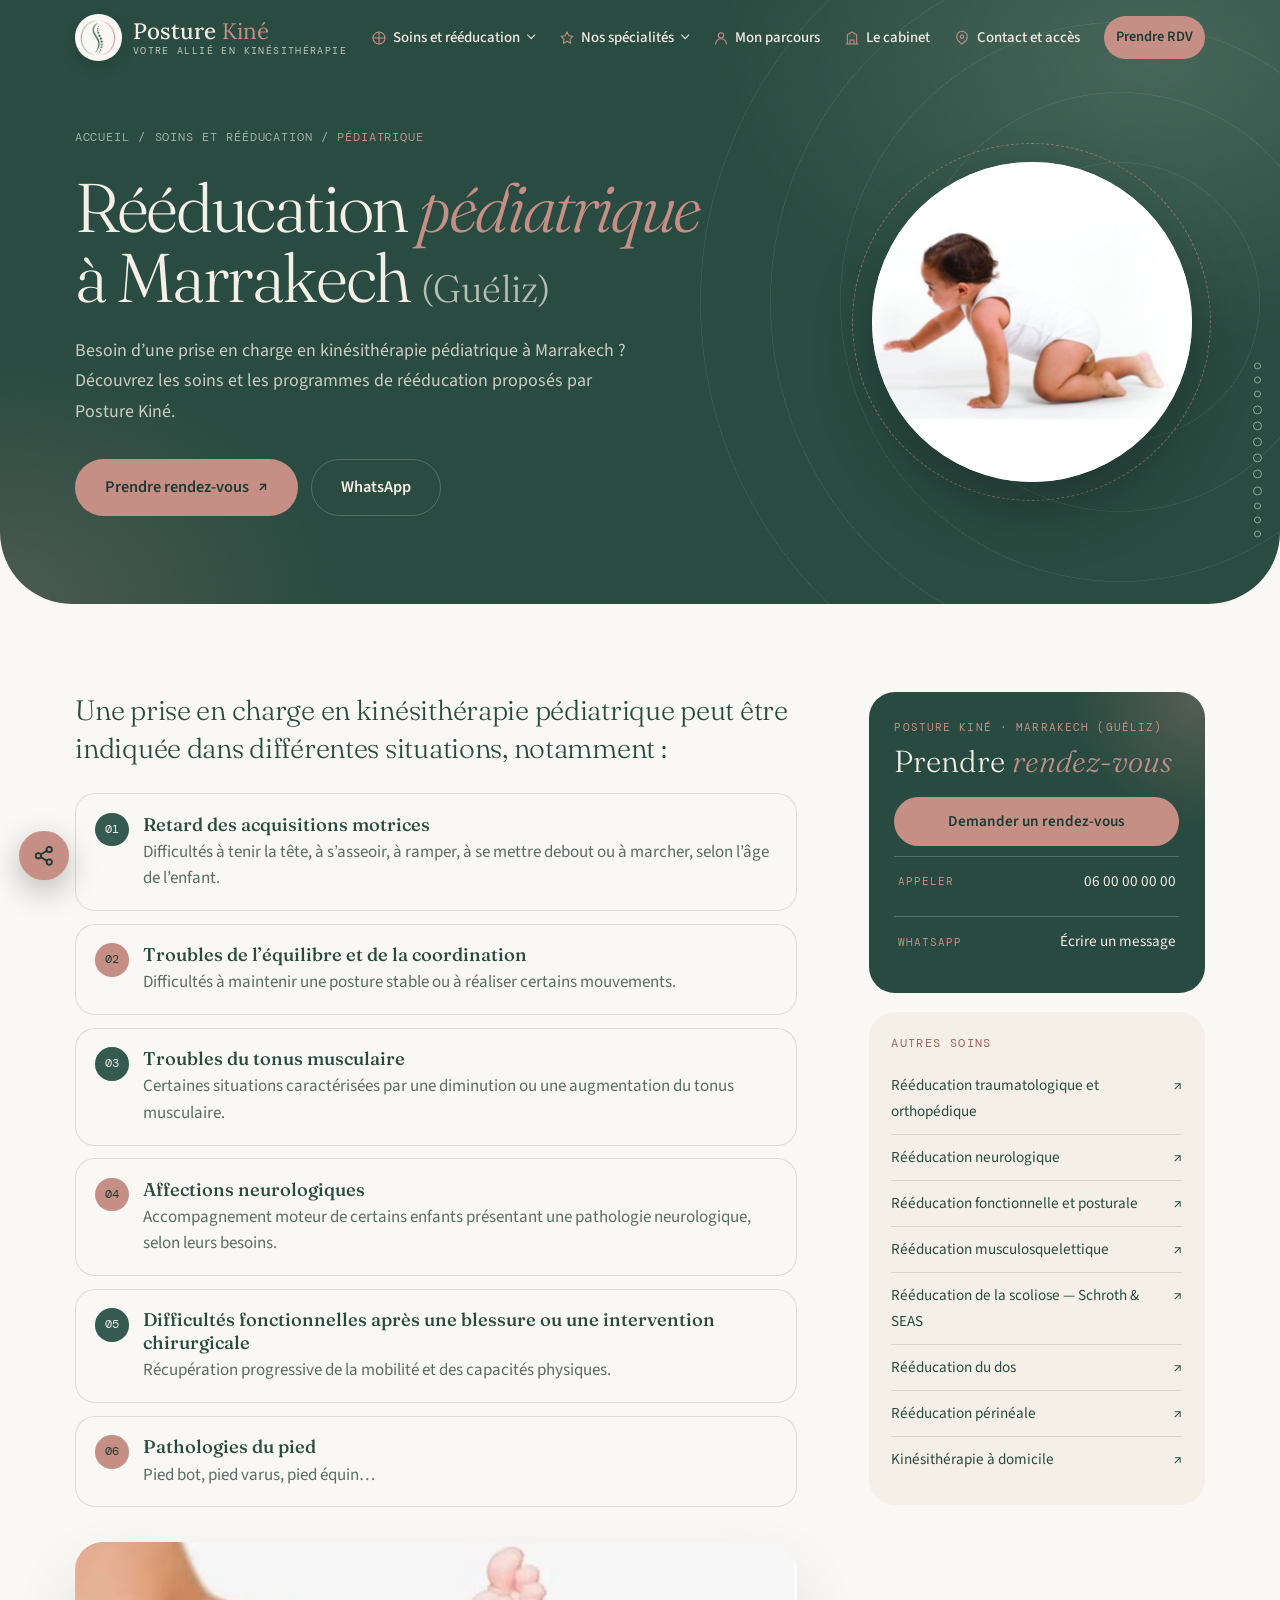
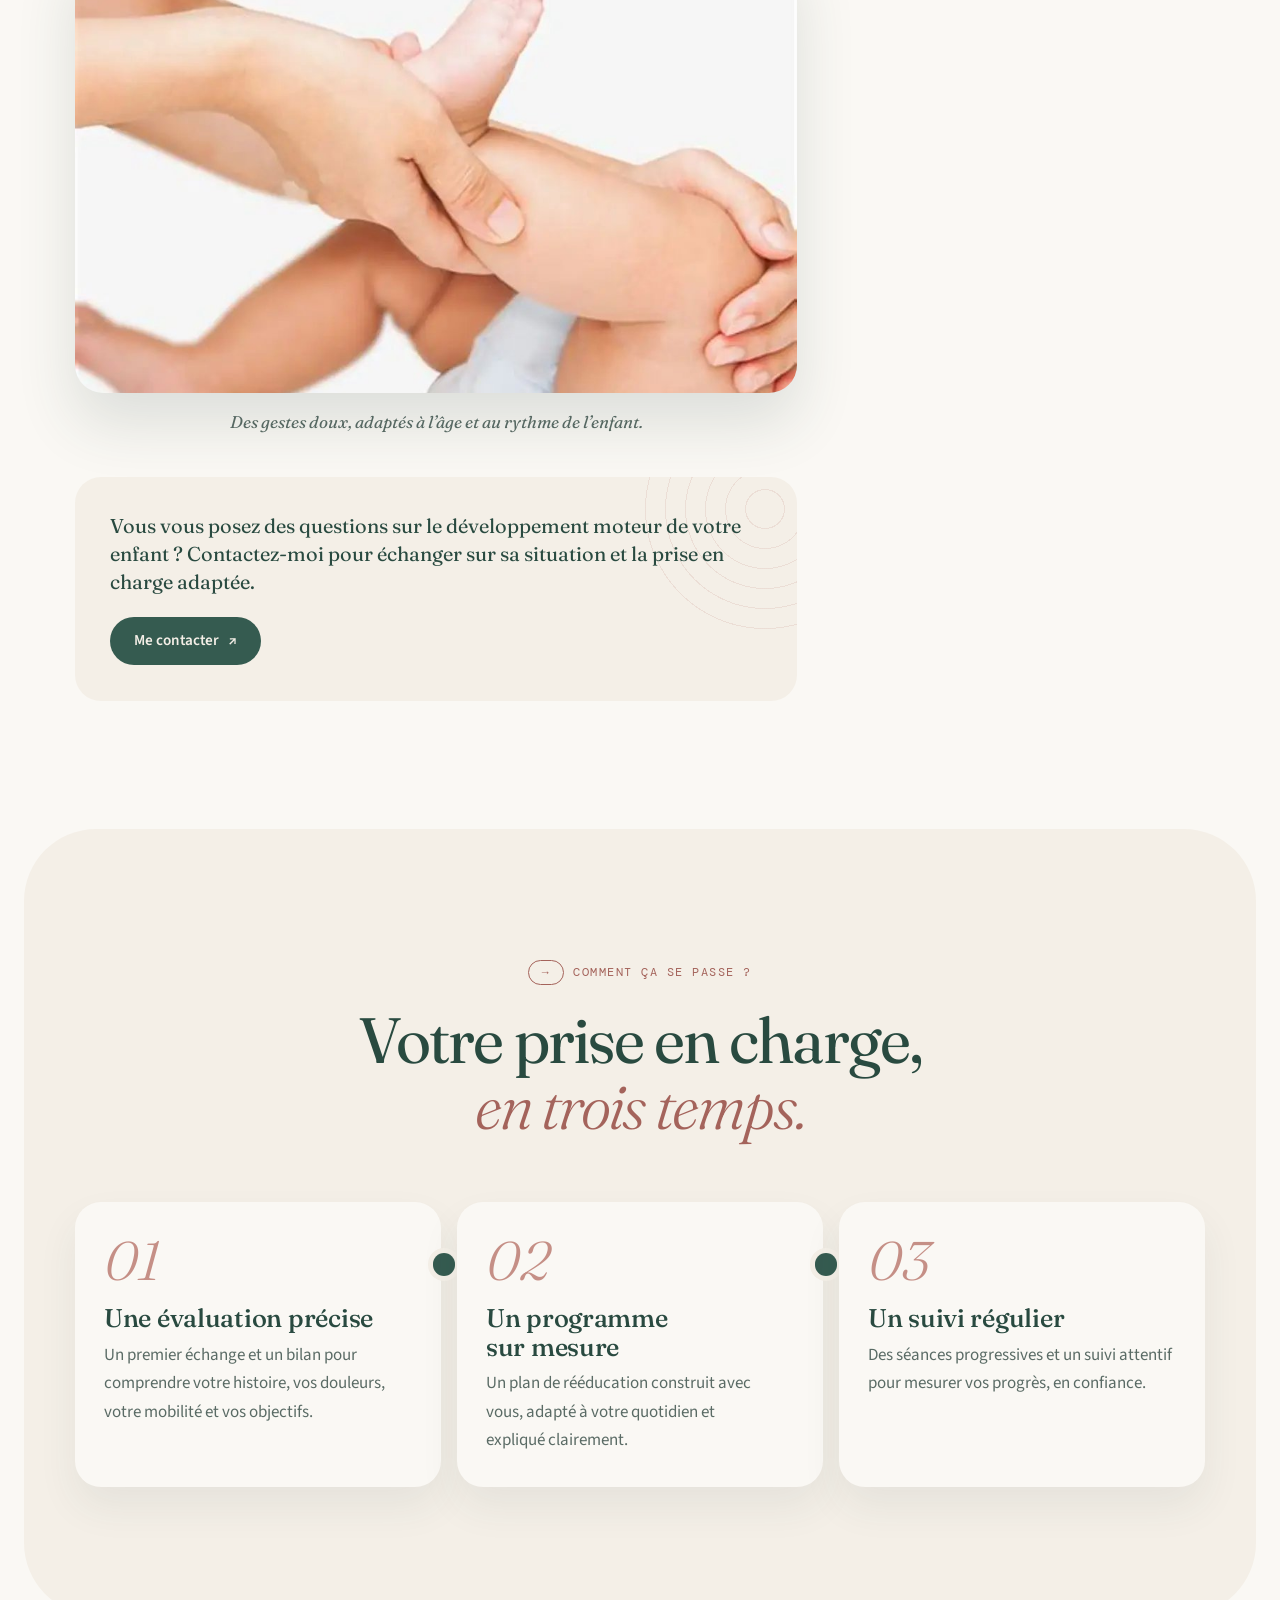
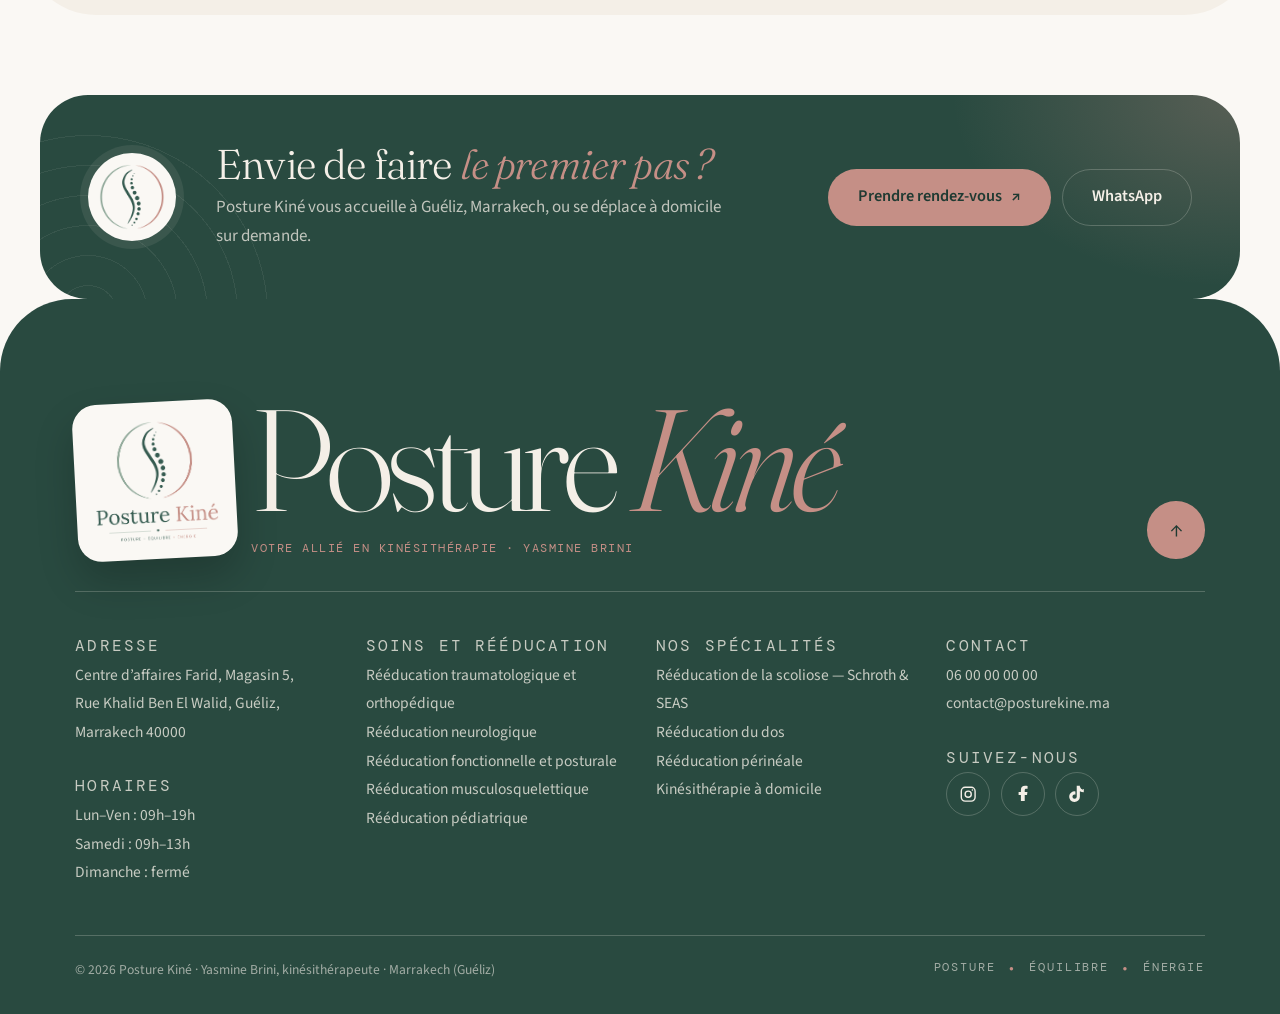
<file: soins/reeducation-pediatrique.html>
<!doctype html>
<html lang="fr">
<head>
  <meta charset="UTF-8" />
  <meta name="viewport" content="width=device-width, initial-scale=1.0, viewport-fit=cover" />
  <meta name="theme-color" content="#294a40" />
  <title>Rééducation pédiatrique à Marrakech (Guéliz) — Posture Kiné</title>
  <meta name="description" content="Besoin d’une prise en charge en kinésithérapie pédiatrique à Marrakech ? Découvrez les soins et les programmes de rééducation proposés par Posture Kiné." />
  <meta property="og:type" content="website" />
  <meta property="og:site_name" content="Posture Kiné" />
  <meta property="og:locale" content="fr_FR" />
  <meta property="og:title" content="Rééducation pédiatrique à Marrakech (Guéliz) — Posture Kiné" />
  <meta property="og:description" content="Besoin d’une prise en charge en kinésithérapie pédiatrique à Marrakech ? Découvrez les soins et les programmes de rééducation proposés par Posture Kiné." />
  <meta property="og:url" content="https://posturekine.com/soins/reeducation-pediatrique.html" />
  <meta property="og:image" content="https://posturekine.com/images/reeducation-pediatrique.jpg" />
  <meta name="twitter:card" content="summary_large_image" />
  <link rel="preconnect" href="https://fonts.googleapis.com" />
  <link rel="preconnect" href="https://fonts.gstatic.com" crossorigin />
  <link href="https://fonts.googleapis.com/css2?family=DM+Mono:wght@400;500&family=Fraunces:ital,opsz,wght@0,9..144,300..600;1,9..144,300..500&family=Lora:wght@400;500&family=Source+Sans+3:wght@400;500;600&display=swap" rel="stylesheet" />
  <link rel="icon" type="image/png" href="../images/logo-emblem.png" />
  <link rel="stylesheet" href="../style.css" />
</head>
<body data-root="../" data-slug="reeducation-pediatrique">

<div data-site-header></div>

<main id="main">
  <section class="page-hero">
    <div class="hero__grain" aria-hidden="true"></div>
    <div class="hero__rings" aria-hidden="true"></div>
    <div class="page-hero__shell">
      <div class="page-hero__content">
        <nav class="crumbs" aria-label="Fil d’Ariane"><a href="../index.html">Accueil</a><span aria-hidden="true">/</span><a href="../index.html#soins">Soins et rééducation</a><span aria-hidden="true">/</span><span aria-current="page">Pédiatrique</span></nav>
        <h1 class="page-hero__title">Rééducation <em>pédiatrique</em> à Marrakech <span class="page-hero__place">(Guéliz)</span></h1>
        <p class="page-hero__lead">Besoin d’une prise en charge en kinésithérapie pédiatrique à Marrakech&nbsp;? Découvrez les soins et les programmes de rééducation proposés par Posture Kiné.</p>
        <div class="hero__cta">
          <a class="cta cta--rose cta--lg" href="../index.html?motif=Rééducation pédiatrique#prendre-rendez-vous">Prendre rendez-vous <span class="cta__arrow" aria-hidden="true">↗</span></a>
          <a class="cta cta--line-light cta--lg" href="#" data-whatsapp target="_blank" rel="noopener noreferrer">WhatsApp</a>
        </div>
      </div>
      <div class="page-hero__visual">
        <div class="page-hero__circle media" data-label="Pédiatrique"><img src="../images/reeducation-pediatrique.jpg" alt="" /></div>
      </div>
    </div>
  </section>

  <section class="section page-body">
    <div class="section__inner page-grid">
      <article class="prose">
        <p class="prose__intro">Une prise en charge en kinésithérapie pédiatrique peut être indiquée dans différentes situations, notamment&nbsp;:</p>

        <ul class="goals">
          <li><strong>Retard des acquisitions motrices</strong>Difficultés à tenir la tête, à s’asseoir, à ramper, à se mettre debout ou à marcher, selon l’âge de l’enfant.</li>
          <li><strong>Troubles de l’équilibre et de la coordination</strong>Difficultés à maintenir une posture stable ou à réaliser certains mouvements.</li>
          <li><strong>Troubles du tonus musculaire</strong>Certaines situations caractérisées par une diminution ou une augmentation du tonus musculaire.</li>
          <li><strong>Affections neurologiques</strong>Accompagnement moteur de certains enfants présentant une pathologie neurologique, selon leurs besoins.</li>
          <li><strong>Difficultés fonctionnelles après une blessure ou une intervention chirurgicale</strong>Récupération progressive de la mobilité et des capacités physiques.</li>
          <li><strong>Pathologies du pied</strong>Pied bot, pied varus, pied équin…</li>
        </ul>

        <figure class="prose__figure">
          <div class="media" data-label="Mobilisation douce"><img src="../images/reeducation-pediatrique-2.jpg" alt="Mobilisation douce de la jambe d’un bébé par la kinésithérapeute" loading="lazy" width="1024" height="700" /></div>
          <figcaption>Des gestes doux, adaptés à l’âge et au rythme de l’enfant.</figcaption>
        </figure>

        <div class="prose__callout">
          <p>Vous vous posez des questions sur le développement moteur de votre enfant&nbsp;? Contactez-moi pour échanger sur sa situation et la prise en charge adaptée.</p>
          <a class="cta cta--forest" href="../index.html?motif=Rééducation pédiatrique#prendre-rendez-vous">Me contacter <span class="cta__arrow" aria-hidden="true">↗</span></a>
        </div>
      </article>

      <aside class="page-aside">
        <div class="aside-card">
          <p class="aside-card__kicker">Posture Kiné · <span data-city>Marrakech (Guéliz)</span></p>
          <p class="aside-card__title">Prendre <em>rendez-vous</em></p>
          <a class="cta cta--rose" href="../index.html?motif=Rééducation pédiatrique#prendre-rendez-vous">Demander un rendez-vous</a>
          <a class="aside-card__line" href="#" data-phone><span>Appeler</span><span data-phone-text></span></a>
          <a class="aside-card__line" href="#" data-whatsapp target="_blank" rel="noopener noreferrer"><span>WhatsApp</span><span>Écrire un message</span></a>
        </div>
        <div class="aside-related">
          <p class="aside-related__title">Autres soins</p>
          <ul data-related></ul>
        </div>
      </aside>
    </div>
  </section>
</main>

<div data-site-footer></div>

<script src="../layout.js"></script>
<script src="../script.js"></script>
<script src="../share.js" data-accent="#c58f86" data-ink="#1f3a32" data-mobile-bottom="5.6rem"></script>
</body>
</html>
</file>
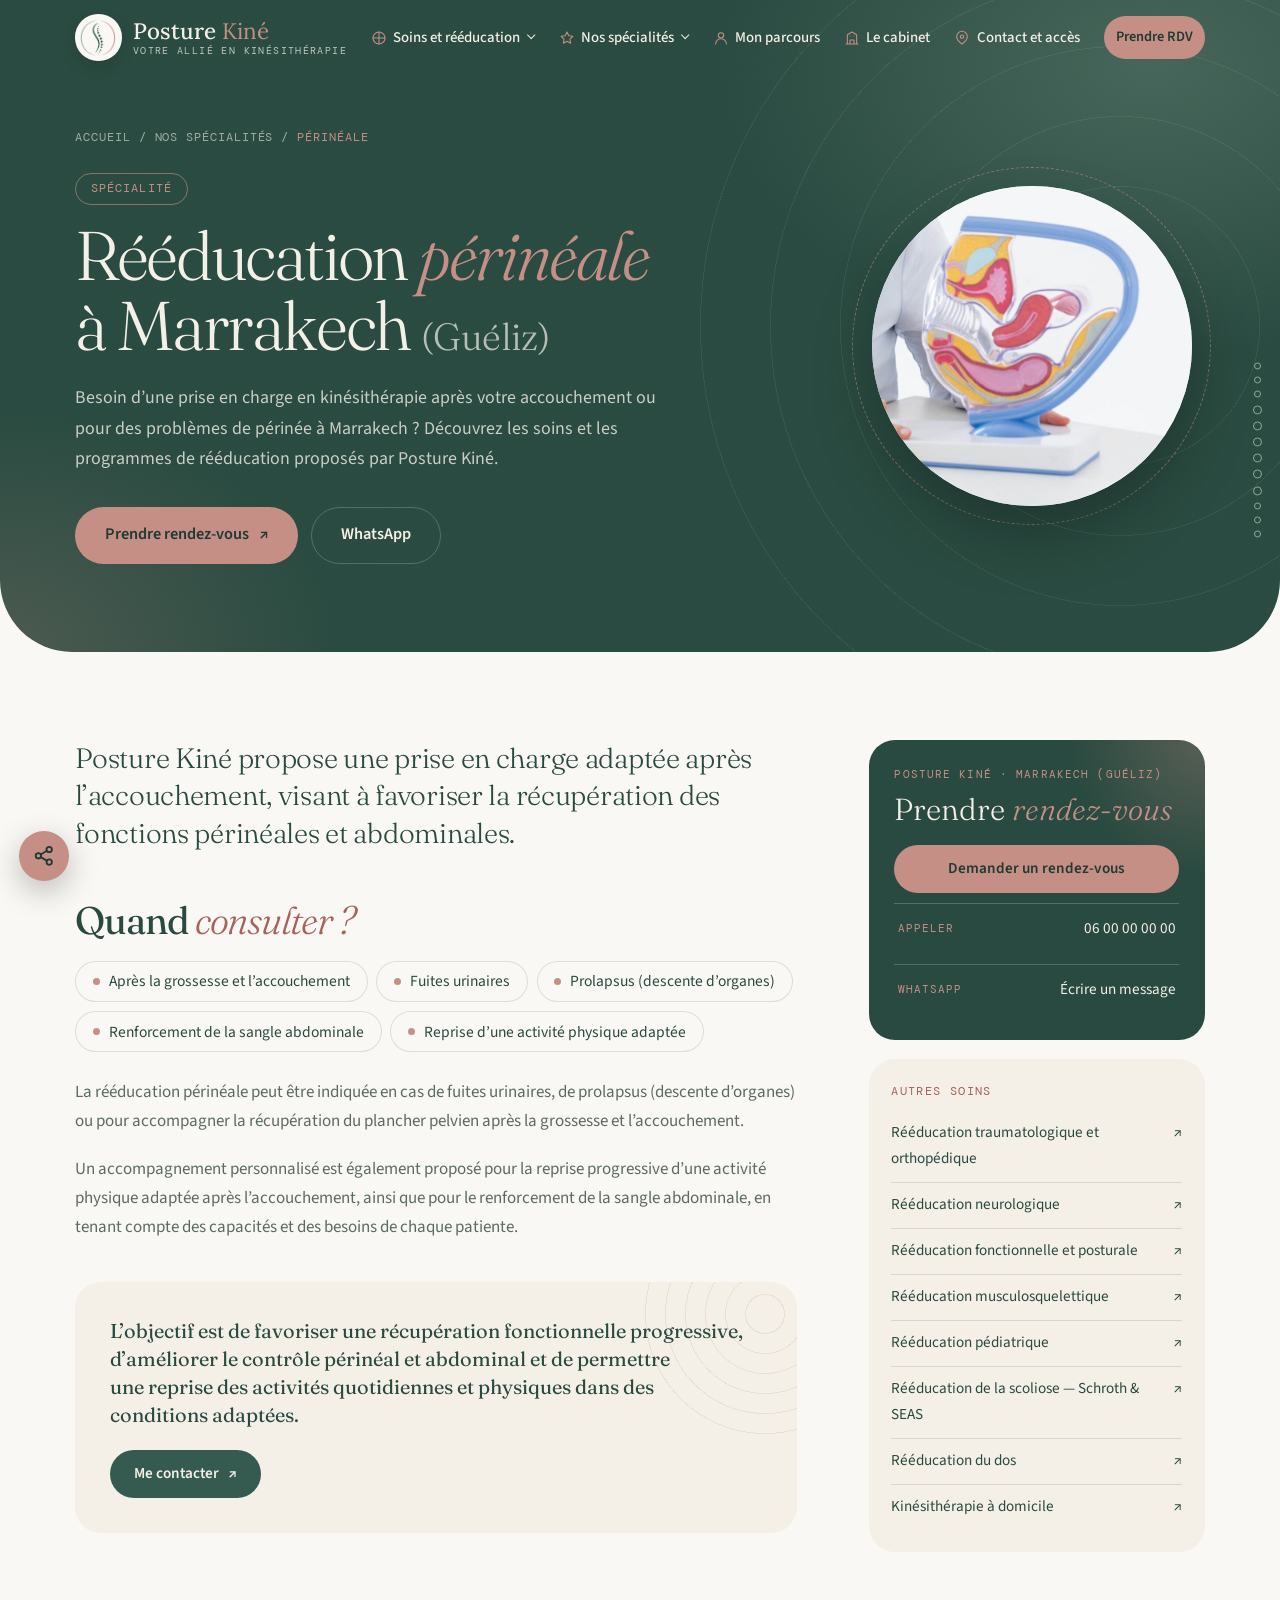
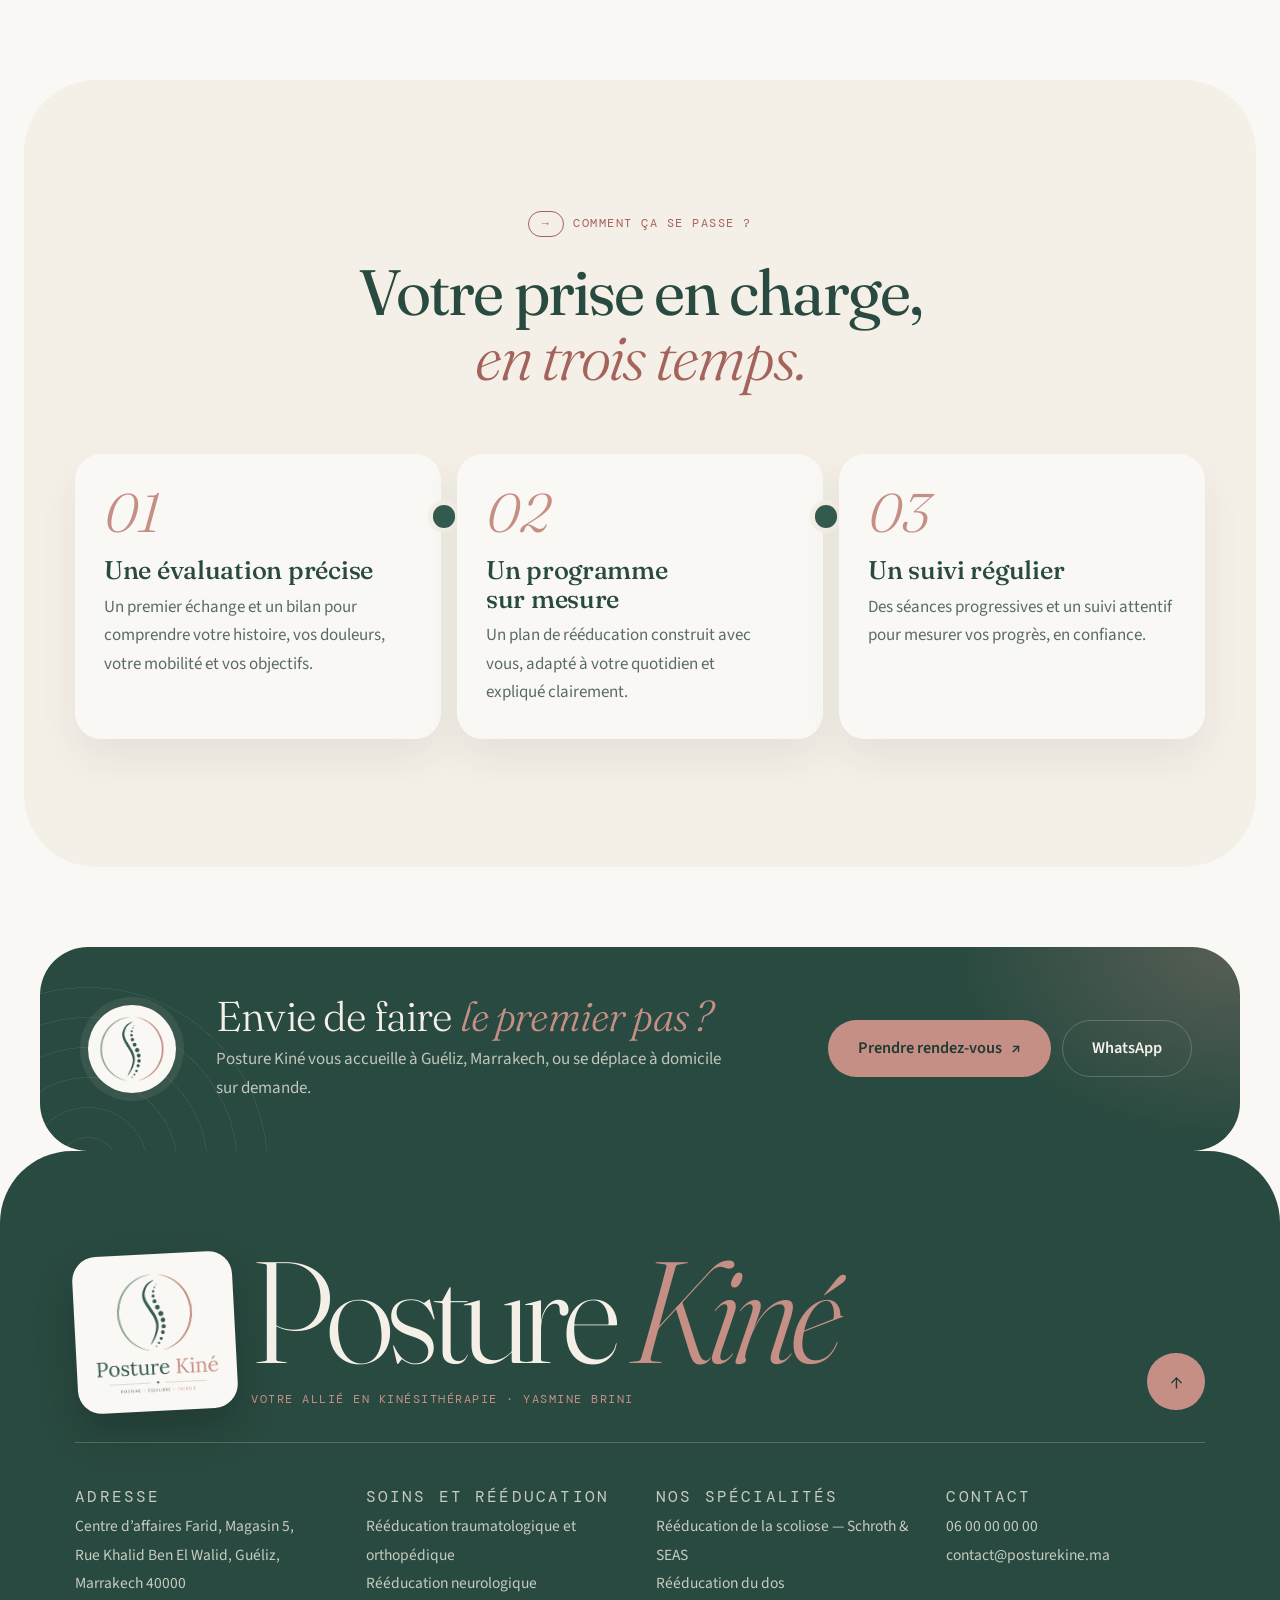
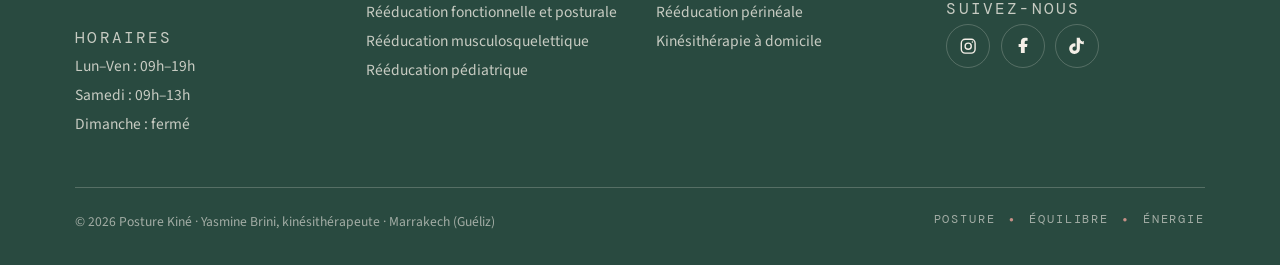
<file: soins/reeducation-perineale.html>
<!doctype html>
<html lang="fr">
<head>
  <meta charset="UTF-8" />
  <meta name="viewport" content="width=device-width, initial-scale=1.0, viewport-fit=cover" />
  <meta name="theme-color" content="#294a40" />
  <title>Rééducation périnéale à Marrakech (Guéliz) — Posture Kiné</title>
  <meta name="description" content="Besoin d’une prise en charge en kinésithérapie après votre accouchement ou pour des problèmes de périnée à Marrakech ? Découvrez les soins et les programmes de rééducation proposés par Posture Kiné." />
  <meta property="og:type" content="website" />
  <meta property="og:site_name" content="Posture Kiné" />
  <meta property="og:locale" content="fr_FR" />
  <meta property="og:title" content="Rééducation périnéale à Marrakech (Guéliz) — Posture Kiné" />
  <meta property="og:description" content="Besoin d’une prise en charge en kinésithérapie après votre accouchement ou pour des problèmes de périnée à Marrakech ? Découvrez les soins et les programmes de rééducation proposés par Posture Kiné." />
  <meta property="og:url" content="https://posturekine.com/soins/reeducation-perineale.html" />
  <meta property="og:image" content="https://posturekine.com/images/reeducation-perineale.jpg" />
  <meta name="twitter:card" content="summary_large_image" />
  <link rel="preconnect" href="https://fonts.googleapis.com" />
  <link rel="preconnect" href="https://fonts.gstatic.com" crossorigin />
  <link href="https://fonts.googleapis.com/css2?family=DM+Mono:wght@400;500&family=Fraunces:ital,opsz,wght@0,9..144,300..600;1,9..144,300..500&family=Lora:wght@400;500&family=Source+Sans+3:wght@400;500;600&display=swap" rel="stylesheet" />
  <link rel="icon" type="image/png" href="../images/logo-emblem.png" />
  <link rel="stylesheet" href="../style.css" />
</head>
<body data-root="../" data-slug="reeducation-perineale">

<div data-site-header></div>

<main id="main">
  <section class="page-hero">
    <div class="hero__grain" aria-hidden="true"></div>
    <div class="hero__rings" aria-hidden="true"></div>
    <div class="page-hero__shell">
      <div class="page-hero__content">
        <nav class="crumbs" aria-label="Fil d’Ariane"><a href="../index.html">Accueil</a><span aria-hidden="true">/</span><a href="../index.html#specialites">Nos spécialités</a><span aria-hidden="true">/</span><span aria-current="page">Périnéale</span></nav>
        <p class="page-hero__tag">Spécialité</p>
        <h1 class="page-hero__title">Rééducation <em>périnéale</em> à Marrakech <span class="page-hero__place">(Guéliz)</span></h1>
        <p class="page-hero__lead">Besoin d’une prise en charge en kinésithérapie après votre accouchement ou pour des problèmes de périnée à Marrakech&nbsp;? Découvrez les soins et les programmes de rééducation proposés par Posture Kiné.</p>
        <div class="hero__cta">
          <a class="cta cta--rose cta--lg" href="../index.html?motif=Rééducation périnéale#prendre-rendez-vous">Prendre rendez-vous <span class="cta__arrow" aria-hidden="true">↗</span></a>
          <a class="cta cta--line-light cta--lg" href="#" data-whatsapp target="_blank" rel="noopener noreferrer">WhatsApp</a>
        </div>
      </div>
      <div class="page-hero__visual">
        <div class="page-hero__circle media" data-label="Périnéale"><img src="../images/reeducation-perineale.jpg" alt="" /></div>
      </div>
    </div>
  </section>

  <section class="section page-body">
    <div class="section__inner page-grid">
      <article class="prose">
        <p class="prose__intro">Posture Kiné propose une prise en charge adaptée après l’accouchement, visant à favoriser la récupération des fonctions périnéales et abdominales.</p>

        <h2>Quand <em>consulter&nbsp;?</em></h2>
        <ul class="pills">
          <li>Après la grossesse et l’accouchement</li>
          <li>Fuites urinaires</li>
          <li>Prolapsus (descente d’organes)</li>
          <li>Renforcement de la sangle abdominale</li>
          <li>Reprise d’une activité physique adaptée</li>
        </ul>
        <p>La rééducation périnéale peut être indiquée en cas de fuites urinaires, de prolapsus (descente d’organes) ou pour accompagner la récupération du plancher pelvien après la grossesse et l’accouchement.</p>
        <p>Un accompagnement personnalisé est également proposé pour la reprise progressive d’une activité physique adaptée après l’accouchement, ainsi que pour le renforcement de la sangle abdominale, en tenant compte des capacités et des besoins de chaque patiente.</p>

        <div class="prose__callout">
          <p>L’objectif est de favoriser une récupération fonctionnelle progressive, d’améliorer le contrôle périnéal et abdominal et de permettre une reprise des activités quotidiennes et physiques dans des conditions adaptées.</p>
          <a class="cta cta--forest" href="../index.html?motif=Rééducation périnéale#prendre-rendez-vous">Me contacter <span class="cta__arrow" aria-hidden="true">↗</span></a>
        </div>
      </article>

      <aside class="page-aside">
        <div class="aside-card">
          <p class="aside-card__kicker">Posture Kiné · <span data-city>Marrakech (Guéliz)</span></p>
          <p class="aside-card__title">Prendre <em>rendez-vous</em></p>
          <a class="cta cta--rose" href="../index.html?motif=Rééducation périnéale#prendre-rendez-vous">Demander un rendez-vous</a>
          <a class="aside-card__line" href="#" data-phone><span>Appeler</span><span data-phone-text></span></a>
          <a class="aside-card__line" href="#" data-whatsapp target="_blank" rel="noopener noreferrer"><span>WhatsApp</span><span>Écrire un message</span></a>
        </div>
        <div class="aside-related">
          <p class="aside-related__title">Autres soins</p>
          <ul data-related></ul>
        </div>
      </aside>
    </div>
  </section>
</main>

<div data-site-footer></div>

<script src="../layout.js"></script>
<script src="../script.js"></script>
<script src="../share.js" data-accent="#c58f86" data-ink="#1f3a32" data-mobile-bottom="5.6rem"></script>
</body>
</html>
</file>
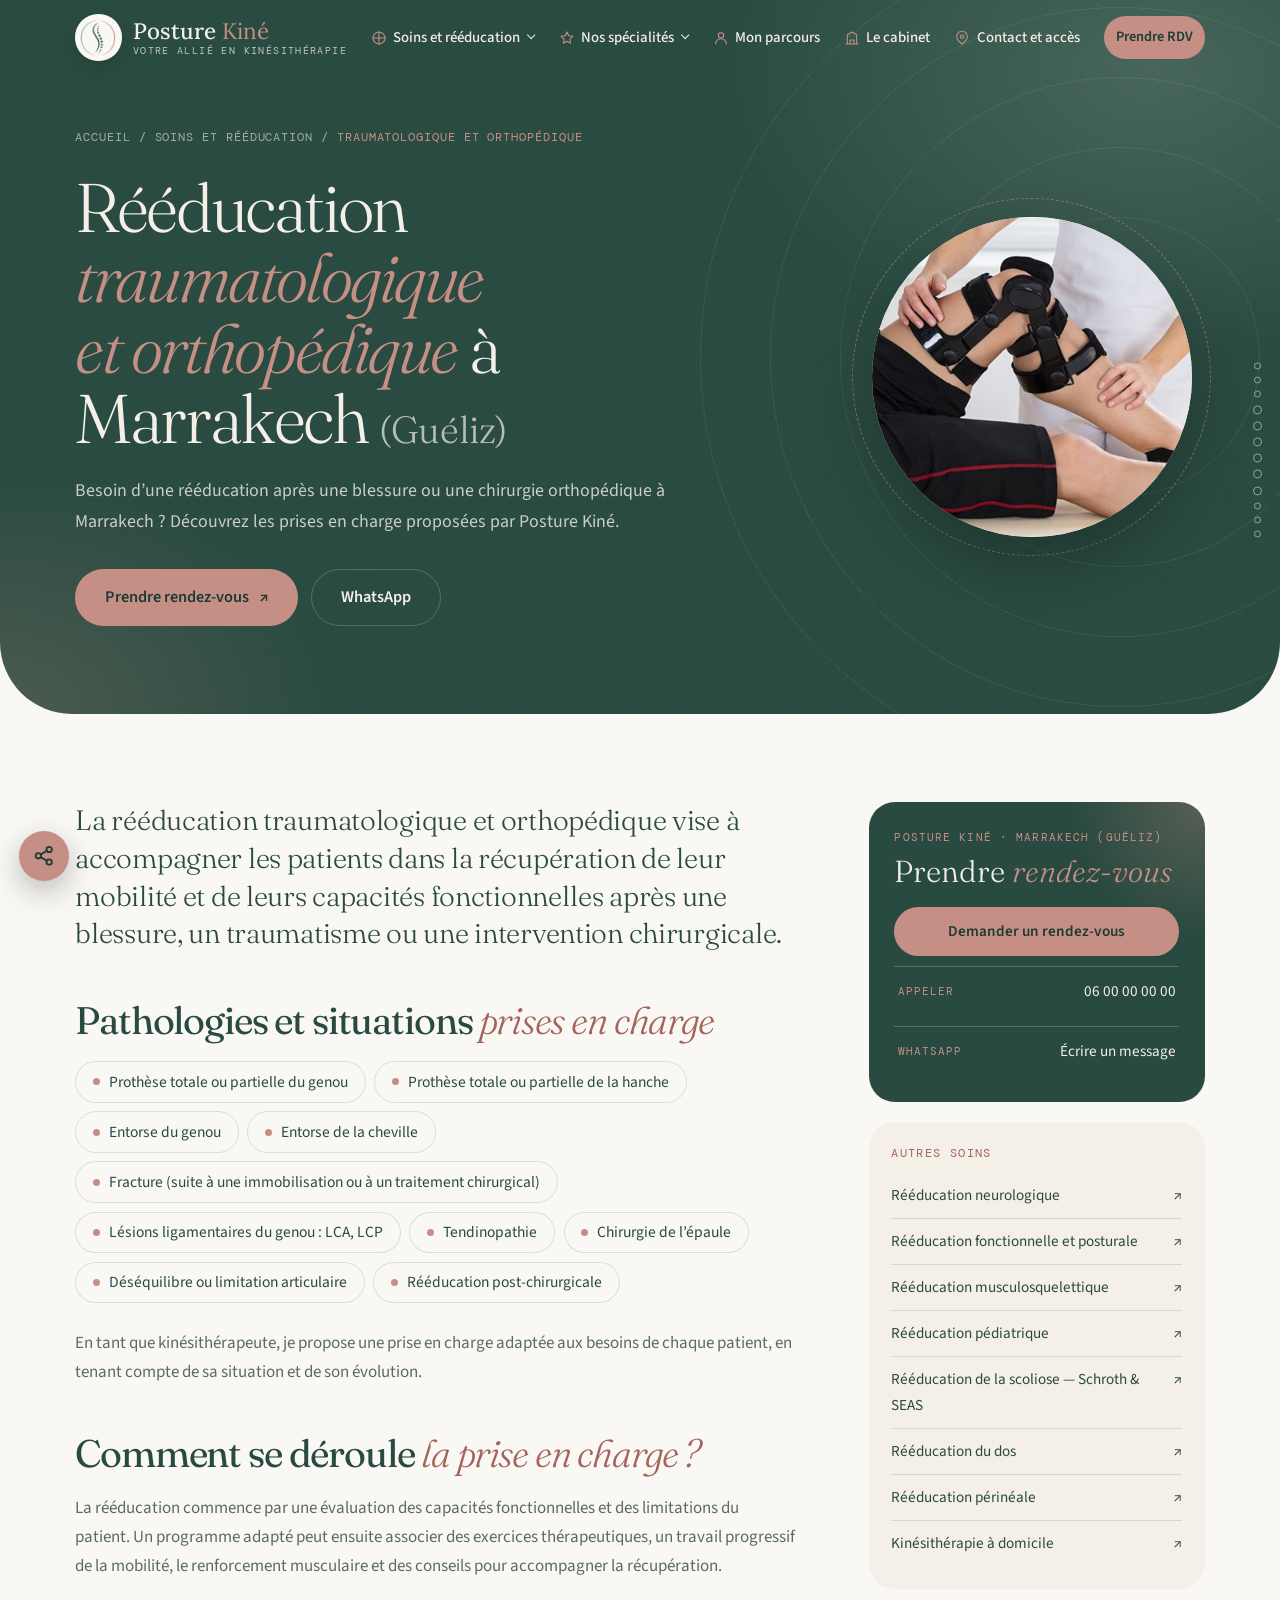
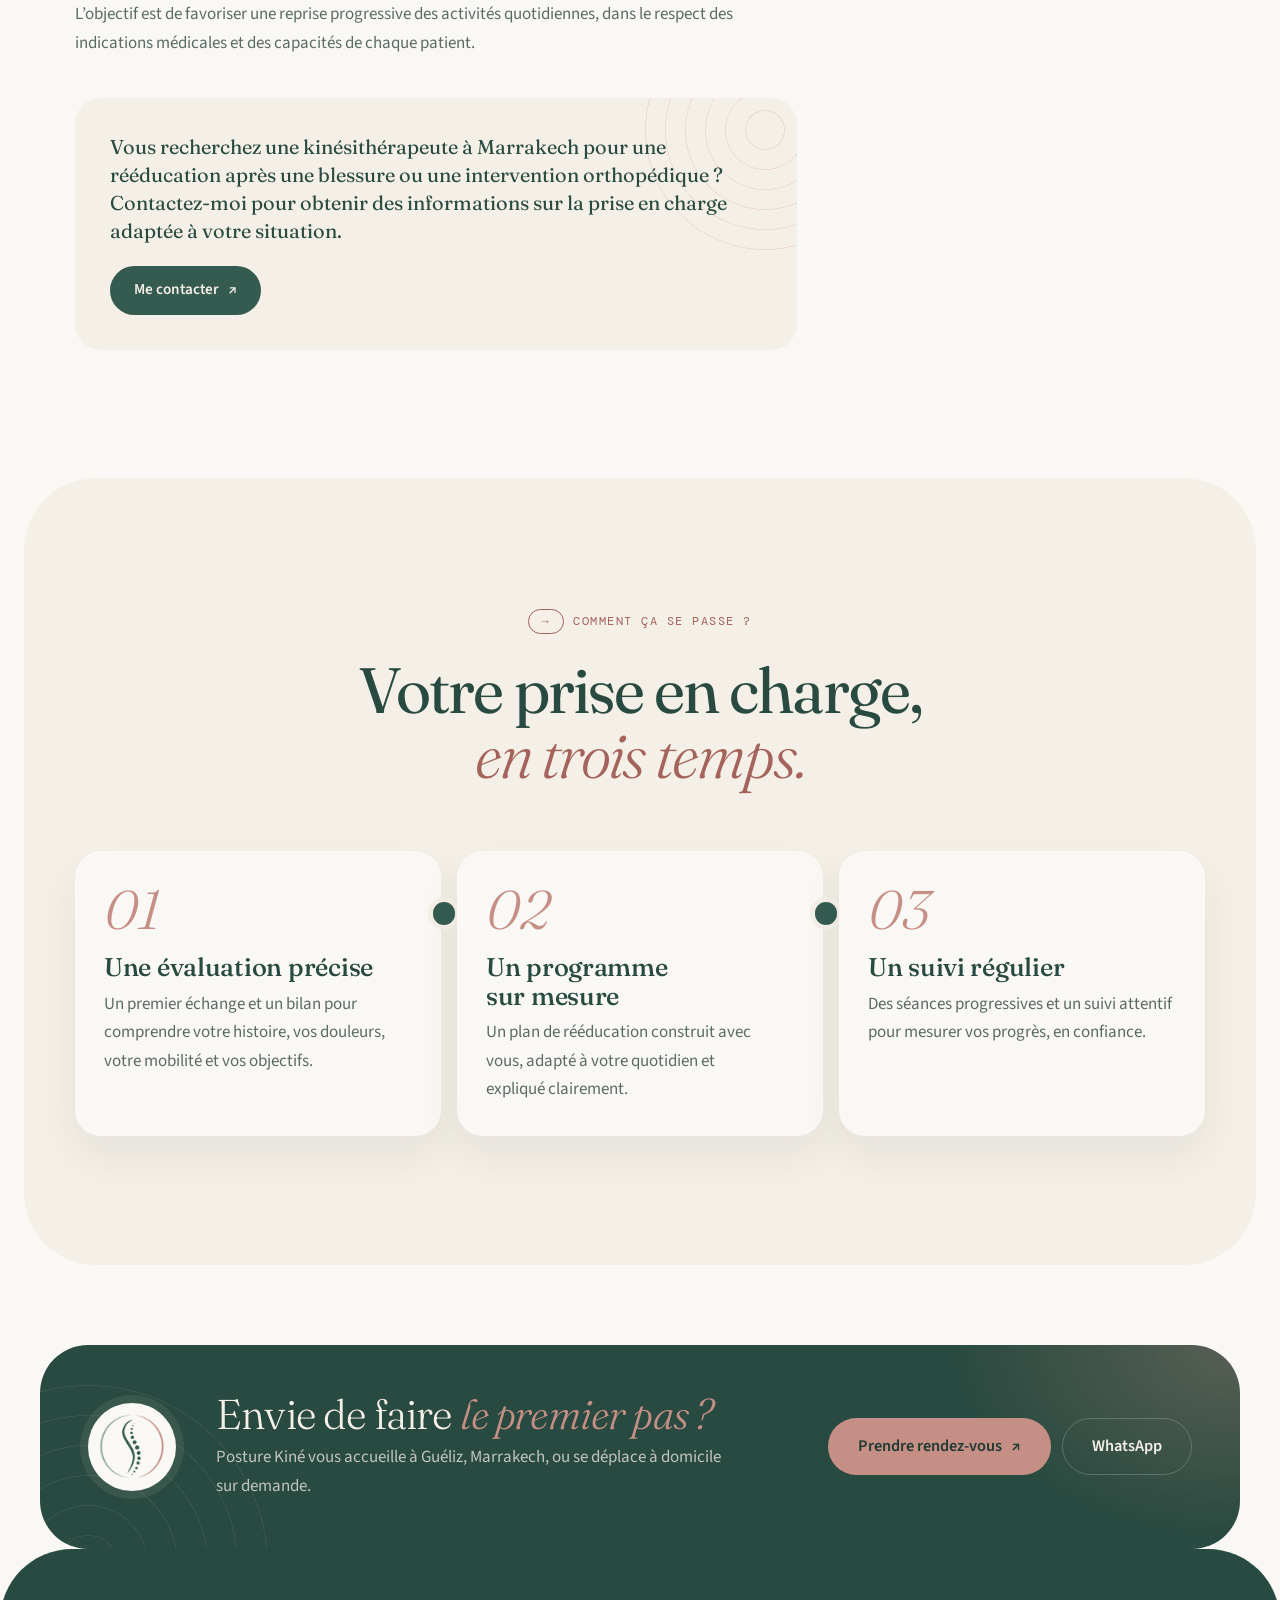
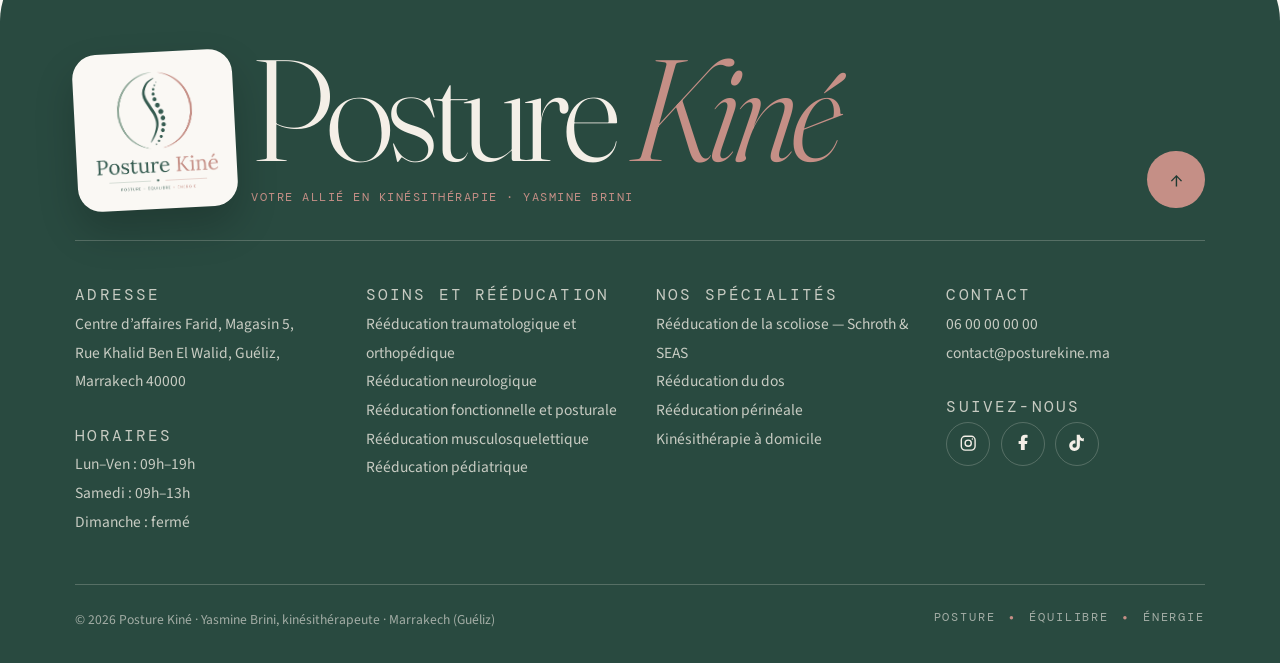
<file: soins/reeducation-traumatologique-orthopedique.html>
<!doctype html>
<html lang="fr">
<head>
  <meta charset="UTF-8" />
  <meta name="viewport" content="width=device-width, initial-scale=1.0, viewport-fit=cover" />
  <meta name="theme-color" content="#294a40" />
  <title>Rééducation traumatologique et orthopédique à Marrakech (Guéliz) — Posture Kiné</title>
  <meta name="description" content="Besoin d’une rééducation après une blessure ou une chirurgie orthopédique à Marrakech ? Découvrez les prises en charge proposées par Posture Kiné, à Guéliz." />
  <meta property="og:type" content="website" />
  <meta property="og:site_name" content="Posture Kiné" />
  <meta property="og:locale" content="fr_FR" />
  <meta property="og:title" content="Rééducation traumatologique et orthopédique à Marrakech (Guéliz) — Posture Kiné" />
  <meta property="og:description" content="Besoin d’une rééducation après une blessure ou une chirurgie orthopédique à Marrakech ? Découvrez les prises en charge proposées par Posture Kiné, à Guéliz." />
  <meta property="og:url" content="https://posturekine.com/soins/reeducation-traumatologique-orthopedique.html" />
  <meta property="og:image" content="https://posturekine.com/images/reeducation-traumatologique-orthopedique.jpg" />
  <meta name="twitter:card" content="summary_large_image" />
  <link rel="preconnect" href="https://fonts.googleapis.com" />
  <link rel="preconnect" href="https://fonts.gstatic.com" crossorigin />
  <link href="https://fonts.googleapis.com/css2?family=DM+Mono:wght@400;500&family=Fraunces:ital,opsz,wght@0,9..144,300..600;1,9..144,300..500&family=Lora:wght@400;500&family=Source+Sans+3:wght@400;500;600&display=swap" rel="stylesheet" />
  <link rel="icon" type="image/png" href="../images/logo-emblem.png" />
  <link rel="stylesheet" href="../style.css" />
</head>
<body data-root="../" data-slug="reeducation-traumatologique-orthopedique">

<div data-site-header></div>

<main id="main">
  <section class="page-hero">
    <div class="hero__grain" aria-hidden="true"></div>
    <div class="hero__rings" aria-hidden="true"></div>
    <div class="page-hero__shell">
      <div class="page-hero__content">
        <nav class="crumbs" aria-label="Fil d’Ariane"><a href="../index.html">Accueil</a><span aria-hidden="true">/</span><a href="../index.html#soins">Soins et rééducation</a><span aria-hidden="true">/</span><span aria-current="page">Traumatologique et orthopédique</span></nav>
        <h1 class="page-hero__title">Rééducation <em>traumatologique et orthopédique</em> à Marrakech <span class="page-hero__place">(Guéliz)</span></h1>
        <p class="page-hero__lead">Besoin d’une rééducation après une blessure ou une chirurgie orthopédique à Marrakech&nbsp;? Découvrez les prises en charge proposées par Posture Kiné.</p>
        <div class="hero__cta">
          <a class="cta cta--rose cta--lg" href="../index.html?motif=Rééducation traumatologique et orthopédique#prendre-rendez-vous">Prendre rendez-vous <span class="cta__arrow" aria-hidden="true">↗</span></a>
          <a class="cta cta--line-light cta--lg" href="#" data-whatsapp target="_blank" rel="noopener noreferrer">WhatsApp</a>
        </div>
      </div>
      <div class="page-hero__visual">
        <div class="page-hero__circle media" data-label="Traumatologique et orthopédique"><img src="../images/reeducation-traumatologique-orthopedique.jpg" alt="" /></div>
      </div>
    </div>
  </section>

  <section class="section page-body">
    <div class="section__inner page-grid">
      <article class="prose">
        <p class="prose__intro">La rééducation traumatologique et orthopédique vise à accompagner les patients dans la récupération de leur mobilité et de leurs capacités fonctionnelles après une blessure, un traumatisme ou une intervention chirurgicale.</p>

        <h2>Pathologies et situations <em>prises en charge</em></h2>
        <ul class="pills">
          <li>Prothèse totale ou partielle du genou</li>
          <li>Prothèse totale ou partielle de la hanche</li>
          <li>Entorse du genou</li>
          <li>Entorse de la cheville</li>
          <li>Fracture (suite à une immobilisation ou à un traitement chirurgical)</li>
          <li>Lésions ligamentaires du genou : LCA, LCP</li>
          <li>Tendinopathie</li>
          <li>Chirurgie de l’épaule</li>
          <li>Déséquilibre ou limitation articulaire</li>
          <li>Rééducation post-chirurgicale</li>
        </ul>
        <p>En tant que kinésithérapeute, je propose une prise en charge adaptée aux besoins de chaque patient, en tenant compte de sa situation et de son évolution.</p>

        <h2>Comment se déroule <em>la prise en charge&nbsp;?</em></h2>
        <p>La rééducation commence par une évaluation des capacités fonctionnelles et des limitations du patient. Un programme adapté peut ensuite associer des exercices thérapeutiques, un travail progressif de la mobilité, le renforcement musculaire et des conseils pour accompagner la récupération.</p>
        <p>L’objectif est de favoriser une reprise progressive des activités quotidiennes, dans le respect des indications médicales et des capacités de chaque patient.</p>

        <div class="prose__callout">
          <p>Vous recherchez une kinésithérapeute à Marrakech pour une rééducation après une blessure ou une intervention orthopédique&nbsp;? Contactez-moi pour obtenir des informations sur la prise en charge adaptée à votre situation.</p>
          <a class="cta cta--forest" href="../index.html?motif=Rééducation traumatologique et orthopédique#prendre-rendez-vous">Me contacter <span class="cta__arrow" aria-hidden="true">↗</span></a>
        </div>
      </article>

      <aside class="page-aside">
        <div class="aside-card">
          <p class="aside-card__kicker">Posture Kiné · <span data-city>Marrakech (Guéliz)</span></p>
          <p class="aside-card__title">Prendre <em>rendez-vous</em></p>
          <a class="cta cta--rose" href="../index.html?motif=Rééducation traumatologique et orthopédique#prendre-rendez-vous">Demander un rendez-vous</a>
          <a class="aside-card__line" href="#" data-phone><span>Appeler</span><span data-phone-text></span></a>
          <a class="aside-card__line" href="#" data-whatsapp target="_blank" rel="noopener noreferrer"><span>WhatsApp</span><span>Écrire un message</span></a>
        </div>
        <div class="aside-related">
          <p class="aside-related__title">Autres soins</p>
          <ul data-related></ul>
        </div>
      </aside>
    </div>
  </section>
</main>

<div data-site-footer></div>

<script src="../layout.js"></script>
<script src="../script.js"></script>
<script src="../share.js" data-accent="#c58f86" data-ink="#1f3a32" data-mobile-bottom="5.6rem"></script>
</body>
</html>
</file>
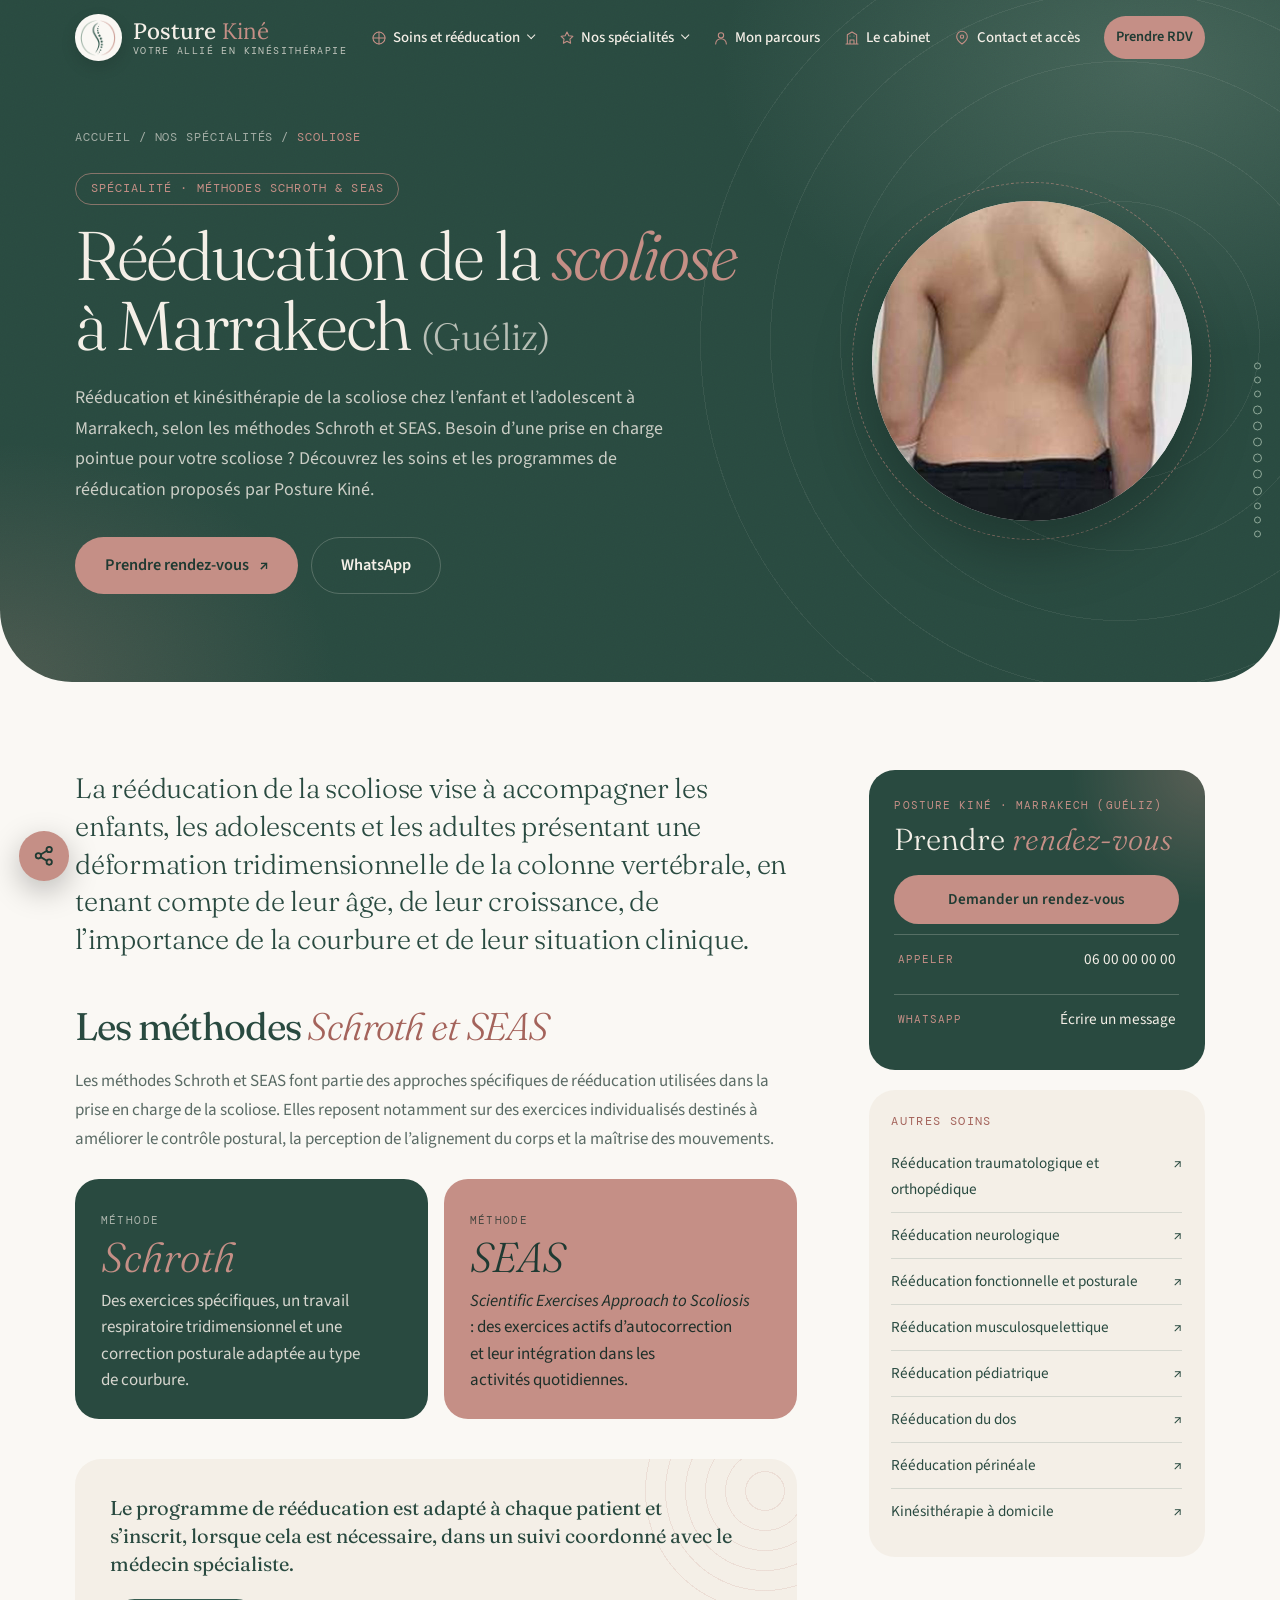
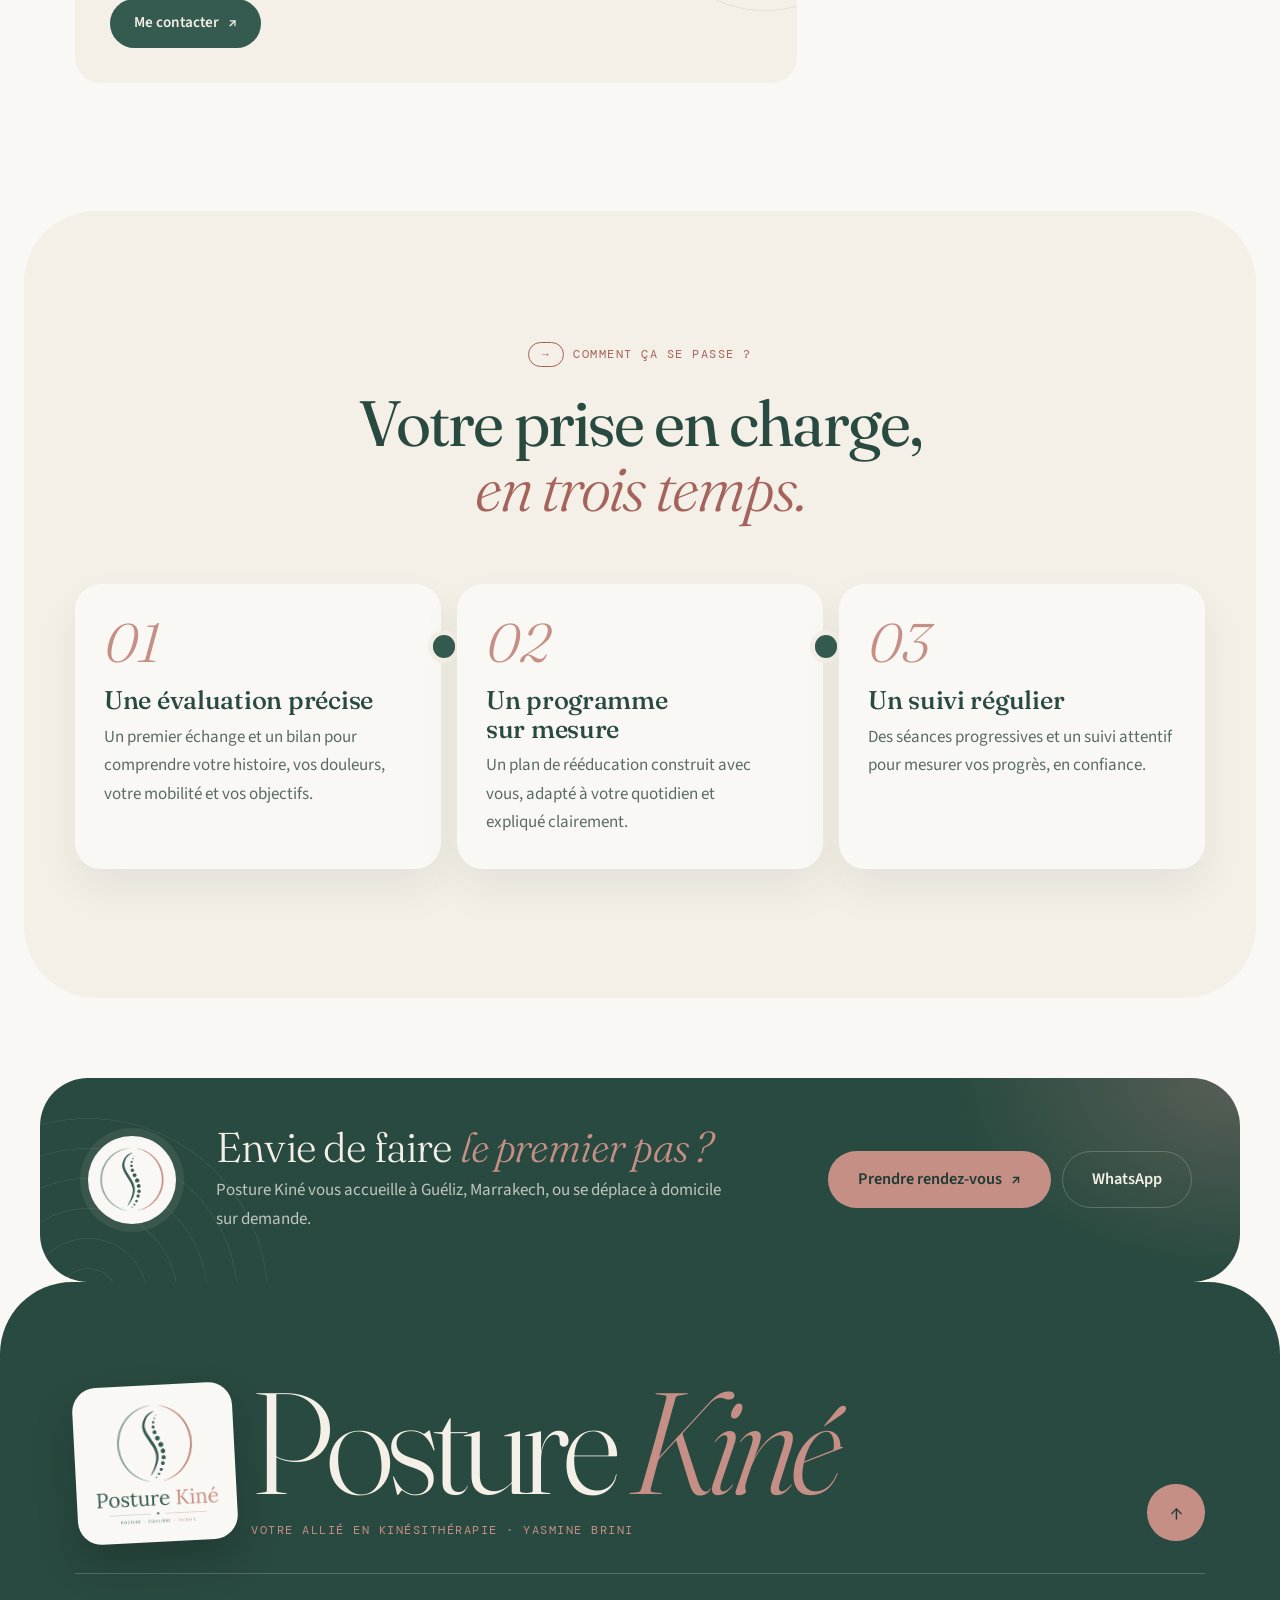
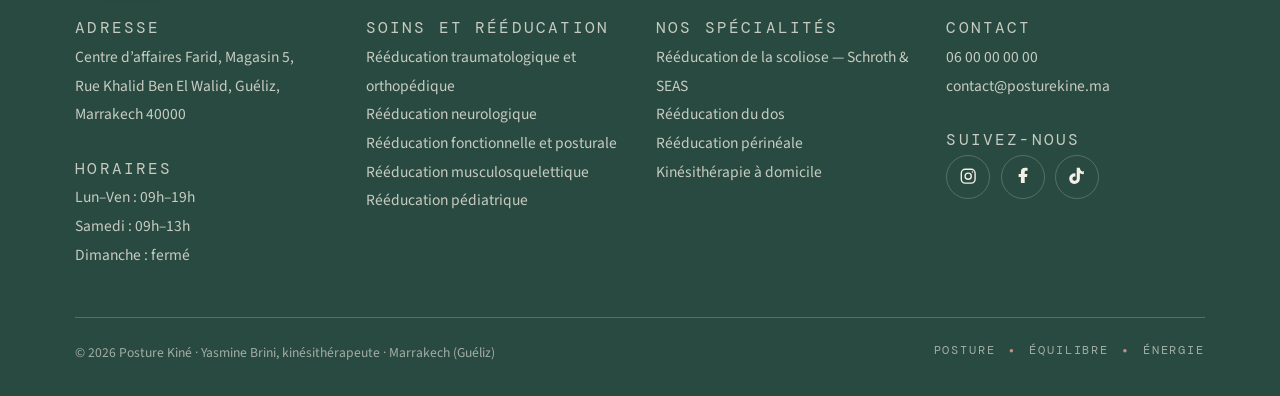
<file: soins/scoliose-schroth-seas.html>
<!doctype html>
<html lang="fr">
<head>
  <meta charset="UTF-8" />
  <meta name="viewport" content="width=device-width, initial-scale=1.0, viewport-fit=cover" />
  <meta name="theme-color" content="#294a40" />
  <title>Rééducation de la scoliose à Marrakech — méthodes Schroth et SEAS — Posture Kiné</title>
  <meta name="description" content="Rééducation et kinésithérapie de la scoliose chez l’enfant, l’adolescent et l’adulte à Marrakech (Guéliz), selon les méthodes Schroth et SEAS. Découvrez les programmes proposés par Posture Kiné." />
  <meta property="og:type" content="website" />
  <meta property="og:site_name" content="Posture Kiné" />
  <meta property="og:locale" content="fr_FR" />
  <meta property="og:title" content="Rééducation de la scoliose à Marrakech — méthodes Schroth et SEAS — Posture Kiné" />
  <meta property="og:description" content="Rééducation et kinésithérapie de la scoliose chez l’enfant, l’adolescent et l’adulte à Marrakech (Guéliz), selon les méthodes Schroth et SEAS. Découvrez les programmes proposés par Posture Kiné." />
  <meta property="og:url" content="https://posturekine.com/soins/scoliose-schroth-seas.html" />
  <meta property="og:image" content="https://posturekine.com/images/scoliose-schroth-seas.jpg" />
  <meta name="twitter:card" content="summary_large_image" />
  <link rel="preconnect" href="https://fonts.googleapis.com" />
  <link rel="preconnect" href="https://fonts.gstatic.com" crossorigin />
  <link href="https://fonts.googleapis.com/css2?family=DM+Mono:wght@400;500&family=Fraunces:ital,opsz,wght@0,9..144,300..600;1,9..144,300..500&family=Lora:wght@400;500&family=Source+Sans+3:wght@400;500;600&display=swap" rel="stylesheet" />
  <link rel="icon" type="image/png" href="../images/logo-emblem.png" />
  <link rel="stylesheet" href="../style.css" />
</head>
<body data-root="../" data-slug="scoliose-schroth-seas">

<div data-site-header></div>

<main id="main">
  <section class="page-hero">
    <div class="hero__grain" aria-hidden="true"></div>
    <div class="hero__rings" aria-hidden="true"></div>
    <div class="page-hero__shell">
      <div class="page-hero__content">
        <nav class="crumbs" aria-label="Fil d’Ariane"><a href="../index.html">Accueil</a><span aria-hidden="true">/</span><a href="../index.html#specialites">Nos spécialités</a><span aria-hidden="true">/</span><span aria-current="page">Scoliose</span></nav>
        <p class="page-hero__tag">Spécialité · Méthodes Schroth &amp; SEAS</p>
        <h1 class="page-hero__title">Rééducation de la <em>scoliose</em> à Marrakech <span class="page-hero__place">(Guéliz)</span></h1>
        <p class="page-hero__lead">Rééducation et kinésithérapie de la scoliose chez l’enfant et l’adolescent à Marrakech, selon les méthodes Schroth et SEAS. Besoin d’une prise en charge pointue pour votre scoliose&nbsp;? Découvrez les soins et les programmes de rééducation proposés par Posture Kiné.</p>
        <div class="hero__cta">
          <a class="cta cta--rose cta--lg" href="../index.html?motif=Rééducation de la scoliose#prendre-rendez-vous">Prendre rendez-vous <span class="cta__arrow" aria-hidden="true">↗</span></a>
          <a class="cta cta--line-light cta--lg" href="#" data-whatsapp target="_blank" rel="noopener noreferrer">WhatsApp</a>
        </div>
      </div>
      <div class="page-hero__visual">
        <div class="page-hero__circle media" data-label="Scoliose"><img src="../images/scoliose-schroth-seas.jpg" alt="" /></div>
      </div>
    </div>
  </section>

  <section class="section page-body">
    <div class="section__inner page-grid">
      <article class="prose">
        <p class="prose__intro">La rééducation de la scoliose vise à accompagner les enfants, les adolescents et les adultes présentant une déformation tridimensionnelle de la colonne vertébrale, en tenant compte de leur âge, de leur croissance, de l’importance de la courbure et de leur situation clinique.</p>

        <h2>Les méthodes <em>Schroth et SEAS</em></h2>
        <p>Les méthodes Schroth et SEAS font partie des approches spécifiques de rééducation utilisées dans la prise en charge de la scoliose. Elles reposent notamment sur des exercices individualisés destinés à améliorer le contrôle postural, la perception de l’alignement du corps et la maîtrise des mouvements.</p>

        <div class="methods">
          <div class="method method--forest">
            <span class="method__tag">Méthode</span>
            <p class="method__name">Schroth</p>
            <p>Des exercices spécifiques, un travail respiratoire tridimensionnel et une correction posturale adaptée au type de courbure.</p>
          </div>
          <div class="method method--rose">
            <span class="method__tag">Méthode</span>
            <p class="method__name">SEAS</p>
            <p><em>Scientific Exercises Approach to Scoliosis</em> : des exercices actifs d’autocorrection et leur intégration dans les activités quotidiennes.</p>
          </div>
        </div>

        <div class="prose__callout">
          <p>Le programme de rééducation est adapté à chaque patient et s’inscrit, lorsque cela est nécessaire, dans un suivi coordonné avec le médecin spécialiste.</p>
          <a class="cta cta--forest" href="../index.html?motif=Rééducation de la scoliose#prendre-rendez-vous">Me contacter <span class="cta__arrow" aria-hidden="true">↗</span></a>
        </div>
      </article>

      <aside class="page-aside">
        <div class="aside-card">
          <p class="aside-card__kicker">Posture Kiné · <span data-city>Marrakech (Guéliz)</span></p>
          <p class="aside-card__title">Prendre <em>rendez-vous</em></p>
          <a class="cta cta--rose" href="../index.html?motif=Rééducation de la scoliose#prendre-rendez-vous">Demander un rendez-vous</a>
          <a class="aside-card__line" href="#" data-phone><span>Appeler</span><span data-phone-text></span></a>
          <a class="aside-card__line" href="#" data-whatsapp target="_blank" rel="noopener noreferrer"><span>WhatsApp</span><span>Écrire un message</span></a>
        </div>
        <div class="aside-related">
          <p class="aside-related__title">Autres soins</p>
          <ul data-related></ul>
        </div>
      </aside>
    </div>
  </section>
</main>

<div data-site-footer></div>

<script src="../layout.js"></script>
<script src="../script.js"></script>
<script src="../share.js" data-accent="#c58f86" data-ink="#1f3a32" data-mobile-bottom="5.6rem"></script>
</body>
</html>
</file>
<file: style.css>
/* ═══════════ Identité Yasmine Brini ═══════════ */
:root {
  --forest: #355b50;
  --forest-deep: #294a40;
  --forest-night: #1f3a32;
  --sage: #91a99a;
  --sage-soft: #e3eae5;
  --rose: #c58f86;
  --rose-ink: #a4635b;
  --rose-soft: #f3e4df;
  --ivory: #f4efe7;
  --paper: #faf8f4;
  --ink: #1d2f29;
  --muted: #5a6b65;
  --line: rgba(53, 91, 80, 0.16);
  --line-light: rgba(244, 239, 231, 0.22);
  --max: 1200px;
  --gutter: clamp(1.1rem, 4vw, 2.2rem);
  --display: "Fraunces", Georgia, serif;
  --sans: "Source Sans 3", "Segoe UI", system-ui, sans-serif;
  --mono: "DM Mono", ui-monospace, monospace;
  --ease: cubic-bezier(0.22, 1, 0.36, 1);
  --grain: url("data:image/svg+xml,%3Csvg xmlns='http://www.w3.org/2000/svg' width='160' height='160'%3E%3Cfilter id='n'%3E%3CfeTurbulence type='fractalNoise' baseFrequency='.9' numOctaves='2' stitchTiles='stitch'/%3E%3C/filter%3E%3Crect width='100%25' height='100%25' filter='url(%23n)' opacity='.5'/%3E%3C/svg%3E");
}

*, *::before, *::after { box-sizing: border-box; }

html { overflow-x: clip; scroll-behavior: smooth; scroll-padding-top: 5rem; -webkit-text-size-adjust: 100%; }

body {
  margin: 0;
  font-family: var(--sans);
  font-size: 1.0625rem;
  line-height: 1.7;
  color: var(--ink);
  background: var(--paper);
  overflow-x: clip;
  -webkit-font-smoothing: antialiased;
}

a { color: inherit; }
img { max-width: 100%; height: auto; }
::selection { background: var(--rose); color: var(--forest-night); }
:focus-visible { outline: 2px solid var(--rose); outline-offset: 3px; border-radius: 6px; }
.sr-only, .skip-link { position: absolute; left: -9999px; }
.skip-link:focus { left: 1rem; top: 1rem; z-index: 1000; background: var(--paper); padding: 0.5rem 1rem; }

/* ═══════════ Typographie ═══════════ */
h1, h2, h3 {
  margin: 0;
  font-family: var(--display);
  font-weight: 400;
  color: var(--forest-deep);
  text-wrap: balance;
}
h1 em, h2 em, h3 em, blockquote em, .logo em, .footer__brand em, .hero__note em {
  font-style: italic;
  font-weight: 300;
  color: var(--rose-ink);
}
h2 { font-size: clamp(2.3rem, 6vw, 4rem); line-height: 1.02; letter-spacing: -0.03em; }
h3 { font-weight: 500; letter-spacing: -0.01em; }
p { text-wrap: pretty; }

.label {
  display: inline-flex;
  align-items: center;
  gap: 0.6rem;
  margin: 0 0 1.4rem;
  font-family: var(--mono);
  font-size: 0.78rem;
  letter-spacing: 0.12em;
  text-transform: uppercase;
  color: var(--forest);
}
.label__num {
  display: inline-grid;
  place-items: center;
  min-width: 2.2rem;
  height: 1.6rem;
  padding: 0 0.5rem;
  border: 1px solid currentColor;
  border-radius: 999px;
  font-size: 0.72rem;
}
.label__dot { width: 8px; height: 8px; border-radius: 50%; background: currentColor; box-shadow: 0 0 0 4px rgba(197, 143, 134, 0.25); animation: pulse 2.4s ease-in-out infinite; }
.label--rose { color: var(--rose-ink); }

@keyframes pulse { 50% { box-shadow: 0 0 0 9px rgba(197, 143, 134, 0); } }

/* ═══════════ Boutons ═══════════ */
.cta {
  position: relative;
  display: inline-flex;
  align-items: center;
  justify-content: center;
  gap: 0.6rem;
  min-height: 2.9rem;
  padding: 0.65rem 1.4rem;
  border: 1px solid transparent;
  border-radius: 999px;
  font: inherit;
  font-size: 0.95rem;
  font-weight: 600;
  white-space: nowrap;
  text-decoration: none;
  cursor: pointer;
  overflow: hidden;
  isolation: isolate;
  transition: color 0.4s var(--ease), border-color 0.4s var(--ease), transform 0.4s var(--ease);
}
.cta::before {
  /* remplissage qui monte au survol */
  content: "";
  position: absolute;
  inset: 0;
  z-index: -1;
  border-radius: inherit;
  transform: translateY(101%);
  transition: transform 0.5s var(--ease);
}
.cta:hover::before { transform: translateY(0); }
.cta:hover { transform: translateY(-2px); }
.cta--lg { min-height: 3.4rem; padding: 0.85rem 1.8rem; font-size: 1.02rem; }
.cta__arrow { display: inline-block; transition: transform 0.4s var(--ease); }
.cta:hover .cta__arrow { transform: translate(3px, -3px) rotate(45deg); }

.cta--rose { background: var(--rose); color: var(--forest-night); }
.cta--rose::before { background: var(--ivory); }
.cta--forest { background: var(--forest); color: var(--ivory); }
.cta--forest::before { background: var(--forest-night); }
.cta--line-light { border-color: var(--line-light); color: var(--ivory); }
.cta--line-light::before { background: var(--ivory); }
.cta--line-light:hover { color: var(--forest-deep); }

.link-arrow {
  display: inline-flex;
  align-items: center;
  gap: 0.6rem;
  font-weight: 600;
  text-decoration: none;
  color: var(--forest);
  background: linear-gradient(var(--rose), var(--rose)) left bottom / 100% 1px no-repeat;
  padding-bottom: 0.25rem;
  transition: background-size 0.4s var(--ease);
}
.link-arrow:hover { background-size: 30% 1px; }

/* ═══════════ Colonne de progression ═══════════ */
.spine-progress {
  position: fixed;
  right: 1.1rem;
  top: 50%;
  z-index: 80;
  display: flex;
  flex-direction: column;
  align-items: center;
  gap: 0.45rem;
  transform: translateY(-50%);
  pointer-events: none;
}
.spine-progress span {
  display: block;
  width: 7px;
  height: 7px;
  border-radius: 50%;
  border: 1px solid var(--sage);
  background: transparent;
  transition: background 0.3s ease, transform 0.3s var(--ease), border-color 0.3s ease;
}
.spine-progress span:nth-child(n+4):nth-child(-n+9) { width: 9px; height: 9px; }
.spine-progress span.is-on { background: var(--rose); border-color: var(--rose); transform: scale(1.15); }
@media (max-width: 1100px) { .spine-progress { display: none; } }

/* ═══════════ Header ═══════════ */
.header {
  position: fixed;
  inset: 0 0 auto;
  z-index: 100;
  color: var(--ivory);
  transition: background 0.4s ease, color 0.4s ease, box-shadow 0.4s ease;
}
.header.is-scrolled {
  background: rgba(250, 248, 244, 0.9);
  backdrop-filter: blur(14px) saturate(1.3);
  -webkit-backdrop-filter: blur(14px) saturate(1.3);
  color: var(--forest-deep);
  box-shadow: 0 1px 0 var(--line);
}
.header__inner {
  max-width: var(--max);
  margin: 0 auto;
  padding: 0.9rem var(--gutter);
  display: flex;
  align-items: center;
  gap: 1.5rem;
}
.logo { display: flex; align-items: center; gap: 0.7rem; margin-right: auto; text-decoration: none; color: inherit; }
.logo__chip { flex: none; display: grid; place-items: center; width: 2.9rem; height: 2.9rem; border-radius: 50%; background: var(--paper); box-shadow: 0 6px 16px rgba(0, 0, 0, 0.12); }
.logo__chip img { width: 78%; height: 78%; object-fit: contain; }
.logo__text { display: flex; flex-direction: column; line-height: 1.05; white-space: nowrap; }
.logo__name { font-family: "Lora", Georgia, serif; font-size: 1.4rem; font-weight: 500; letter-spacing: 0; }
.logo .logo__name em { font-style: normal; font-weight: 400; color: var(--rose); }
.logo__sub { margin-top: 0.25rem; font-family: var(--mono); font-size: 0.62rem; letter-spacing: 0.14em; text-transform: uppercase; opacity: 0.75; }

.nav { display: flex; align-items: center; }
.menu { list-style: none; display: flex; align-items: center; gap: 1.5rem; margin: 0; padding: 0; }
.menu > li { position: relative; }
.menu a, .menu__parent {
  position: relative;
  display: flex;
  align-items: center;
  gap: 0.4rem;
  padding: 0;
  border: 0;
  background: none;
  color: inherit;
  font: inherit;
  font-size: 0.93rem;
  font-weight: 500;
  white-space: nowrap;
  text-decoration: none;
  cursor: pointer;
}
.menu__icon { flex: none; width: 1rem; height: 1rem; fill: none; stroke: var(--rose); stroke-width: 1.6; stroke-linecap: round; stroke-linejoin: round; transition: transform 0.3s ease; }
.menu a:hover .menu__icon, .menu__parent:hover .menu__icon { transform: translateY(-2px); }
.menu__chev { width: 0.4rem; height: 0.4rem; margin-left: 0.1rem; border-right: 1.5px solid currentColor; border-bottom: 1.5px solid currentColor; transform: translateY(-2px) rotate(45deg); transition: transform 0.3s var(--ease); }
.has-sub.is-open .menu__chev { transform: translateY(1px) rotate(-135deg); }

/* Sous-menu déroulant */
.sub {
  position: absolute;
  left: -1.2rem;
  top: calc(100% + 1rem);
  z-index: 120;
  width: 22rem;
  padding: 0.6rem;
  background: var(--paper);
  color: var(--ink);
  border: 1px solid var(--line);
  border-radius: 20px;
  box-shadow: 0 30px 60px rgba(31, 58, 50, 0.18);
  opacity: 0;
  visibility: hidden;
  transform: translateY(8px);
  transition: opacity 0.3s ease, transform 0.4s var(--ease), visibility 0s linear 0.3s;
}
.sub::before { content: ""; position: absolute; left: 0; right: 0; top: -1rem; height: 1rem; } /* pont pour le survol */
.sub__list { list-style: none; margin: 0; padding: 0; }
.sub__link { display: flex !important; flex-direction: column; align-items: flex-start !important; gap: 0.1rem !important; padding: 0.7rem 0.9rem !important; border-radius: 14px; white-space: normal !important; transition: background 0.25s ease; }
.sub__link::after { display: none; }
.sub__link:hover, .sub__link.is-current { background: var(--rose-soft); }
.sub__name { font-family: var(--display); font-size: 1.05rem; font-weight: 500; line-height: 1.2; color: var(--forest-deep); }
.sub__short { font-size: 0.82rem; color: var(--muted); }
@media (min-width: 1101px) {
  .has-sub:hover .sub, .has-sub:focus-within .sub, .has-sub.is-open .sub { opacity: 1; visibility: visible; transform: none; transition: opacity 0.3s ease, transform 0.4s var(--ease); }
  .has-sub:hover .menu__chev { transform: translateY(1px) rotate(-135deg); }
}
.menu > li > a::after {
  content: "";
  position: absolute;
  left: 0;
  right: 0;
  bottom: -5px;
  height: 1px;
  background: var(--rose);
  transform: scaleX(0);
  transform-origin: right;
  transition: transform 0.4s var(--ease);
}
.menu > li > a:hover::after { transform: scaleX(1); transform-origin: left; }
.nav__extra { display: none; }

.nav-toggle {
  display: none;
  position: relative;
  z-index: 2;
  width: 3rem;
  height: 3rem;
  padding: 0;
  border: 1px solid currentColor;
  border-radius: 50%;
  background: transparent;
  color: inherit;
  cursor: pointer;
}
.nav-toggle__bars { display: flex; flex-direction: column; align-items: center; gap: 6px; }
.nav-toggle__bars span { width: 1.15rem; height: 1.5px; background: currentColor; transition: transform 0.4s var(--ease); }
.header.is-open .nav-toggle__bars span:nth-child(1) { transform: translateY(3.75px) rotate(45deg); }
.header.is-open .nav-toggle__bars span:nth-child(2) { transform: translateY(-3.75px) rotate(-45deg); }

.header__rdv { min-height: 2.6rem; padding: 0.5rem 1.2rem; font-size: 0.9rem; }
.header:not(.is-scrolled) .header__rdv { background: var(--rose); color: var(--forest-night); }
.header:not(.is-scrolled) .header__rdv::before { background: var(--ivory); }

/* Menu plein écran (mobile / tablette) */
@media (max-width: 1100px) {
  .nav-toggle { display: inline-grid; place-items: center; }
  .header__rdv { display: none; }
  .nav {
    position: fixed;
    inset: 0;
    z-index: 1;
    flex-direction: column;
    align-items: stretch;
    justify-content: flex-start;
    gap: 2rem;
    overflow-y: auto;
    padding: 6.5rem var(--gutter) 2.5rem;
    background:
      radial-gradient(30rem 30rem at 100% 0%, rgba(197, 143, 134, 0.25), transparent 60%),
      var(--forest-night);
    color: var(--ivory);
    clip-path: circle(0% at calc(100% - 2.6rem) 2.4rem);
    visibility: hidden;
    transition: clip-path 0.7s var(--ease), visibility 0s linear 0.7s;
  }
  .header.is-open .nav { clip-path: circle(150% at calc(100% - 2.6rem) 2.4rem); visibility: visible; transition: clip-path 0.7s var(--ease); }
  .header.is-open { color: var(--ivory); background: transparent; box-shadow: none; backdrop-filter: none; }
  .menu { flex-direction: column; align-items: stretch; gap: 0; }
  .menu > li { border-bottom: 1px solid var(--line-light); }
  .menu > li > a, .menu__parent { width: 100%; padding: 0.85rem 0; font-family: var(--display); font-size: clamp(1.7rem, 7.5vw, 2.4rem); font-weight: 300; line-height: 1.1; white-space: normal; text-align: left; }
  .menu__chev { margin-left: auto; width: 0.6rem; height: 0.6rem; }
  .menu > li > a::after { display: none; }
  .sub {
    position: static;
    width: auto;
    display: none;
    margin: 0 0 1rem;
    padding: 0.3rem;
    background: rgba(244, 239, 231, 0.06);
    border-color: var(--line-light);
    box-shadow: none;
    opacity: 1;
    visibility: visible;
    transform: none;
  }
  .has-sub.is-open .sub { display: block; }
  .sub__link:hover, .sub__link.is-current { background: rgba(244, 239, 231, 0.1); }
  .sub__name { color: var(--ivory); font-size: 1.1rem; }
  .sub__short { color: rgba(244, 239, 231, 0.6); }
  .menu__icon { width: 1.35rem; height: 1.35rem; margin-right: 0.35rem; }
  .nav__extra { display: flex; flex-wrap: wrap; gap: 0.7rem; }
}

/* ═══════════ Sections ═══════════ */
.section { position: relative; padding: clamp(4.5rem, 10vw, 8rem) 0; }
.section__inner { position: relative; max-width: var(--max); margin: 0 auto; padding: 0 var(--gutter); }
.section-head { max-width: 46rem; margin-bottom: clamp(2.5rem, 6vw, 4rem); }
.section-head--center { margin-inline: auto; text-align: center; }

/* ═══════════ Hero ═══════════ */
.hero {
  position: relative;
  min-height: 100svh;
  display: flex;
  flex-direction: column;
  justify-content: center;
  overflow: hidden;
  color: var(--ivory);
  background:
    radial-gradient(50rem 35rem at 85% 20%, rgba(145, 169, 154, 0.28), transparent 60%),
    radial-gradient(40rem 30rem at 0% 100%, rgba(197, 143, 134, 0.22), transparent 60%),
    var(--forest-deep);
  border-radius: 0 0 clamp(28px, 6vw, 72px) clamp(28px, 6vw, 72px);
}
.hero__grain { position: absolute; inset: 0; background-image: var(--grain); opacity: 0.12; mix-blend-mode: overlay; pointer-events: none; }
.hero__rings {
  position: absolute;
  right: -20rem;
  top: 50%;
  width: 60rem;
  height: 60rem;
  transform: translateY(-50%);
  border-radius: 50%;
  background: repeating-radial-gradient(circle, transparent 0 69px, rgba(244, 239, 231, 0.07) 69px 70px);
  pointer-events: none;
}
.hero__shell {
  position: relative;
  width: 100%;
  max-width: var(--max);
  margin: 0 auto;
  padding: 7.5rem var(--gutter) 5rem;
  display: grid;
  gap: 3.5rem;
  align-items: center;
}
@media (min-width: 960px) { .hero__shell { grid-template-columns: 1.2fr 0.8fr; gap: 3rem; } }

.hero__title {
  margin-bottom: 1.6rem;
  font-size: clamp(3.1rem, 10vw, 6.6rem);
  font-weight: 300;
  line-height: 0.95;
  letter-spacing: -0.045em;
  color: var(--ivory);
}
.hero__title em { position: relative; display: inline-block; color: var(--rose); padding-right: 0.08em; }
.hero__title .line { display: block; overflow: hidden; padding-bottom: 0.08em; }
.hero__title .line > span { display: inline-block; animation: rise 1.1s var(--ease) both; }
.hero__title .line:nth-child(2) > span { animation-delay: 0.12s; }
.hero__title .line:nth-child(3) > span { animation-delay: 0.24s; }
@keyframes rise { from { transform: translateY(110%); } }

.scribble { position: absolute; left: 0; bottom: -0.05em; width: 100%; height: 0.28em; overflow: visible; }
.scribble path { fill: none; stroke: var(--rose); stroke-width: 3; stroke-linecap: round; stroke-dasharray: 320; stroke-dashoffset: 320; animation: draw 1.4s 0.9s var(--ease) forwards; }
@keyframes draw { to { stroke-dashoffset: 0; } }

.hero__lead { max-width: 33rem; margin: 0 0 2.2rem; font-size: 1.15rem; color: rgba(244, 239, 231, 0.78); animation: fade 1s 0.5s both; }
.hero__cta { display: flex; flex-wrap: wrap; gap: 0.8rem; animation: fade 1s 0.7s both; }
@keyframes fade { from { opacity: 0; transform: translateY(14px); } }

.hero__visual { position: relative; width: min(100%, 25rem); margin: 0 auto; animation: fade 1.2s 0.4s both; }
.hero__arch { position: relative; padding: 0.7rem; border: 1px solid rgba(197, 143, 134, 0.6); border-radius: 999px 999px 28px 28px; }
.media--arch { aspect-ratio: 4 / 5; border-radius: 999px 999px 20px 20px; }

.spin-badge { position: absolute; left: -2.4rem; top: 2rem; width: 8.5rem; height: 8.5rem; display: grid; place-items: center; border-radius: 50%; background: var(--rose); color: var(--forest-night); box-shadow: 0 20px 40px rgba(0, 0, 0, 0.2); }
.spin-badge svg { position: absolute; inset: 0; width: 100%; height: 100%; animation: spin 18s linear infinite; }
.spin-badge text { font-family: var(--mono); font-size: 13.5px; letter-spacing: 2.6px; fill: var(--forest-night); }
.spin-badge__center { display: grid; place-items: center; width: 55%; height: 55%; border-radius: 50%; background: var(--paper); }
.spin-badge__center img { width: 80%; height: 80%; object-fit: contain; }
@keyframes spin { to { transform: rotate(360deg); } }

.hero__spine { position: absolute; right: -3.2rem; top: 10%; width: 4.2rem; height: auto; overflow: visible; }
.hero__spine-line { fill: none; stroke: var(--sage); stroke-width: 6; stroke-linecap: round; stroke-dasharray: 520; stroke-dashoffset: 520; animation: draw 2.2s 0.6s var(--ease) forwards; }
.hero__spine-dots circle { fill: var(--ivory); opacity: 0; animation: pop 0.6s var(--ease) forwards; }
.hero__spine-dots circle:nth-child(1) { animation-delay: 1s; }
.hero__spine-dots circle:nth-child(2) { animation-delay: 1.1s; }
.hero__spine-dots circle:nth-child(3) { animation-delay: 1.2s; }
.hero__spine-dots circle:nth-child(4) { animation-delay: 1.3s; }
.hero__spine-dots circle:nth-child(5) { animation-delay: 1.4s; fill: var(--rose); }
.hero__spine-dots circle:nth-child(6) { animation-delay: 1.5s; fill: var(--rose); }
.hero__spine-dots circle:nth-child(7) { animation-delay: 1.6s; }
.hero__spine-dots circle:nth-child(8) { animation-delay: 1.7s; }
.hero__spine-dots circle:nth-child(9) { animation-delay: 1.8s; }
.hero__spine-dots circle:nth-child(10) { animation-delay: 1.9s; }
@keyframes pop { from { opacity: 0; transform: scale(0); transform-box: fill-box; transform-origin: center; } to { opacity: 1; transform: scale(1); transform-box: fill-box; transform-origin: center; } }

.hero__note {
  position: absolute;
  right: -1.5rem;
  bottom: 2.4rem;
  display: flex;
  flex-direction: column;
  padding: 0.9rem 1.2rem;
  background: var(--paper);
  color: var(--forest-deep);
  border-radius: 16px;
  box-shadow: 0 24px 50px rgba(0, 0, 0, 0.25);
  animation: float 6s ease-in-out infinite;
}
.hero__note-kicker { font-family: var(--mono); font-size: 0.66rem; letter-spacing: 0.14em; text-transform: uppercase; color: var(--rose-ink); }
.hero__note-text { font-family: var(--display); font-size: 1.2rem; line-height: 1.2; }
@keyframes float { 50% { transform: translateY(-10px); } }

.hero__scroll { position: absolute; left: 50%; bottom: 1.4rem; width: 1.6rem; height: 2.6rem; margin-left: -0.8rem; border: 1px solid var(--line-light); border-radius: 999px; }
.hero__scroll span { position: absolute; left: 50%; top: 0.5rem; width: 4px; height: 4px; margin-left: -2px; border-radius: 50%; background: var(--rose); animation: scrolldot 2s ease-in-out infinite; }
@keyframes scrolldot { 0% { transform: translateY(0); opacity: 1; } 80% { transform: translateY(1.2rem); opacity: 0; } 100% { opacity: 0; } }

@media (max-width: 960px) {
  .hero { min-height: auto; }
  .hero__shell { padding-top: 6.5rem; padding-bottom: 5.5rem; }
}
@media (max-width: 560px) {
  .hero__visual { width: 82%; }
  .spin-badge { width: 6.8rem; height: 6.8rem; left: -1.6rem; top: 1rem; }
  .spin-badge text { font-size: 15px; }
  .hero__spine { right: -2.2rem; width: 3rem; }
  .hero__note { right: -0.8rem; }
  .hero__cta .cta { flex: 1 1 100%; }
}

/* ═══════════ Rubans croisés ═══════════ */
.ribbons { position: relative; height: clamp(9rem, 20vw, 13rem); margin-top: -3.5rem; overflow: hidden; pointer-events: none; }
.ribbon { position: absolute; left: -5%; width: 110%; padding: 1rem 0; }
.ribbon--rose { top: 32%; background: var(--rose); color: var(--forest-night); transform: rotate(-3deg); z-index: 2; box-shadow: 0 16px 30px rgba(41, 74, 64, 0.16); }
.ribbon--outline { top: 38%; background: var(--ivory); transform: rotate(2.5deg); }
.ribbon__track { display: flex; align-items: center; gap: 1.8rem; width: max-content; animation: marquee 40s linear infinite; }
.ribbon__track--reverse { animation-direction: reverse; animation-duration: 50s; }
.ribbon span { font-family: var(--display); font-size: clamp(1.4rem, 3.4vw, 2.2rem); font-style: italic; font-weight: 300; white-space: nowrap; }
.ribbon--outline span { font-style: normal; font-weight: 500; text-transform: uppercase; letter-spacing: 0.04em; color: transparent; -webkit-text-stroke: 1px var(--forest); }
.ribbon b { font-weight: 400; font-size: 0.9rem; }
.ribbon--outline b { color: var(--rose); }
@keyframes marquee { to { transform: translateX(-50%); } }

/* ═══════════ Bento soins ═══════════ */
.soins { padding-top: clamp(2rem, 6vw, 4rem); }
.bento { list-style: none; margin: 0; padding: 0; display: grid; gap: 1rem; grid-template-columns: repeat(6, 1fr); }
.tile {
  position: relative;
  display: flex;
  flex-direction: column;
  min-height: 22rem;
  padding: 1.5rem;
  border-radius: 28px;
  overflow: hidden;
  grid-column: span 2;
  transition: transform 0.6s var(--ease), box-shadow 0.6s var(--ease);
}
.tile:hover { transform: translateY(-6px) rotate(-0.4deg); box-shadow: 0 30px 60px rgba(41, 74, 64, 0.18); }
.tile--big { grid-column: span 4; grid-row: span 2; }
.tile--ask { grid-column: span 2; }

.tile--forest { background: var(--forest); color: var(--ivory); }
.tile--deep { background: var(--forest-night); color: var(--ivory); }
.tile--rose { background: var(--rose); color: var(--ink); }
.tile--sage { background: var(--sage); color: var(--ink); }
.tile--ivory { background: var(--ivory); color: var(--ink); border: 1px solid var(--line); }
.tile--ask { background: var(--rose-soft); color: var(--ink); justify-content: flex-end; border: 1px dashed var(--rose); }

.tile h3 { margin-top: auto; font-size: clamp(1.5rem, 2.4vw, 1.9rem); line-height: 1.05; color: inherit; }
.tile--big h3 { font-size: clamp(2.2rem, 5vw, 3.6rem); font-weight: 300; letter-spacing: -0.03em; }
.tile p { margin: 0.6rem 0 0; font-size: 0.97rem; line-height: 1.5; opacity: 0.85; max-width: 26rem; }
.tile__top { position: relative; z-index: 1; display: flex; justify-content: space-between; align-items: center; }
.tile__num { font-family: var(--mono); font-size: 0.8rem; letter-spacing: 0.08em; }
.tile__go {
  display: grid;
  place-items: center;
  width: 2.8rem;
  height: 2.8rem;
  border: 1px solid currentColor;
  border-radius: 50%;
  font-size: 1.1rem;
  transition: transform 0.5s var(--ease), background 0.4s ease, color 0.4s ease;
}
.tile:hover .tile__go { transform: rotate(45deg); background: var(--paper); color: var(--forest-deep); border-color: var(--paper); }

.tile__media { position: absolute; right: -2.5rem; top: 4.2rem; width: 58%; aspect-ratio: 1; border-radius: 50%; opacity: 0.95; transition: transform 0.8s var(--ease); }
.tile:hover .tile__media { transform: scale(1.06) rotate(-4deg); }
.tile__media img { width: 100%; height: 100%; object-fit: cover; }
.tile--big .tile__media { position: relative; right: auto; top: auto; flex: 1; width: 100%; min-height: 16rem; aspect-ratio: auto; margin: 1.3rem 0 1.5rem; border-radius: 999px 999px 20px 20px; }
.tile--big h3 { margin-top: 0; }
.tile:not(.tile--big) h3 { position: relative; z-index: 1; margin-top: 9.5rem; }
.tile:not(.tile--big) p { position: relative; z-index: 1; }

.tile__tags { list-style: none; display: flex; flex-wrap: wrap; gap: 0.4rem; margin: 1.1rem 0 0; padding: 0; }
.tile__tags li { padding: 0.25rem 0.8rem; border: 1px solid var(--line-light); border-radius: 999px; font-family: var(--mono); font-size: 0.72rem; }
.tile__link { position: absolute; inset: 0; z-index: 2; border-radius: inherit; }

.tile__ask-title { margin: 0 0 0.3rem !important; font-family: var(--display); font-style: italic; font-weight: 300; font-size: 2.2rem !important; line-height: 1 !important; color: var(--rose-ink); opacity: 1 !important; }
.tile--ask .cta { margin-top: 1.2rem; align-self: flex-start; }

@media (max-width: 1000px) {
  .bento { grid-template-columns: repeat(2, 1fr); }
  .tile, .tile--ask { grid-column: span 1; }
  .tile--big { grid-column: span 2; grid-row: auto; }
}
@media (max-width: 600px) {
  .bento { grid-template-columns: 1fr; }
  .tile, .tile--big, .tile--ask { grid-column: auto; min-height: 0; }
  .tile:not(.tile--big):not(.tile--ask) { min-height: 15rem; }
  .tile__media { width: 46%; top: 3.6rem; right: -1.6rem; }
  .tile:not(.tile--big) h3 { margin-top: 6.5rem; max-width: 60%; }
  .tile:not(.tile--big) p { max-width: 62%; }
  .tile:hover { transform: none; }
}

/* ═══════════ Parcours ═══════════ */
.parcours { background: var(--ivory); border-radius: clamp(28px, 6vw, 72px); margin: 0 clamp(0.5rem, 2vw, 1.5rem); }
.steps { position: relative; list-style: none; margin: 0 auto; padding: 0; max-width: 56rem; display: grid; gap: clamp(1.5rem, 4vw, 2.5rem); }
.steps__spine { position: absolute; left: 50%; top: 0; bottom: 0; width: 2px; margin-left: -1px; background: repeating-linear-gradient(to bottom, var(--sage) 0 6px, transparent 6px 14px); }
.steps__fill { position: absolute; left: 0; top: 0; width: 100%; height: calc(var(--progress, 0) * 100%); background: var(--rose); border-radius: 2px; transition: height 0.15s linear; }
.step { position: relative; display: grid; grid-template-columns: 1fr 1fr; gap: 4rem; }
.step__dot { position: absolute; left: 50%; top: 1.8rem; width: 1.4rem; height: 1.4rem; margin-left: -0.7rem; border-radius: 50%; background: var(--forest); box-shadow: 0 0 0 6px var(--ivory), 0 0 0 7px var(--sage); z-index: 1; }
.step:nth-child(3) .step__dot { background: var(--rose); }
.step__card { padding: 1.8rem; background: var(--paper); border-radius: 24px; box-shadow: 0 20px 40px rgba(41, 74, 64, 0.07); }
.step:nth-child(odd) .step__card { grid-column: 2; }
.step__num { font-family: var(--mono); font-size: 0.75rem; letter-spacing: 0.12em; text-transform: uppercase; color: var(--rose-ink); }
.step h3 { margin: 0.4rem 0 0.5rem; font-size: 1.8rem; line-height: 1.1; }
.step p { margin: 0; color: var(--muted); }

@media (max-width: 760px) {
  .steps__spine { left: 0.7rem; }
  .step { grid-template-columns: 1fr; gap: 0; padding-left: 2.8rem; }
  .step__dot { left: 0.7rem; }
  .step:nth-child(odd) .step__card { grid-column: auto; }
}

/* ═══════════ Spécialités empilées ═══════════ */
.stack { display: grid; gap: 1.5rem; }
.stack__card {
  position: sticky;
  top: 6rem;
  display: grid;
  gap: 2rem;
  align-items: center;
  min-height: 30rem;
  padding: clamp(1.4rem, 4vw, 3rem);
  border-radius: clamp(24px, 4vw, 40px);
  overflow: hidden;
  box-shadow: 0 -20px 50px rgba(41, 74, 64, 0.12);
}
.stack__card:nth-child(2) { top: 7rem; }
.stack__card:nth-child(3) { top: 8rem; }
.stack__card:nth-child(4) { top: 9rem; }
@media (min-width: 860px) { .stack__card { grid-template-columns: 0.9fr 1.1fr; gap: 4rem; } }
.stack__card--ivory { background: var(--ivory); color: var(--ink); border: 1px solid var(--line); }
.stack__card--ivory h3 { color: var(--forest-night); }
.stack__card--ivory h3 em { color: var(--rose-ink); }
.stack__cta { display: flex; flex-wrap: wrap; gap: 0.6rem; }
.cta--line-dark { border-color: currentColor; color: var(--forest-night); }
.cta--line-dark::before { background: var(--forest-night); }
.cta--line-dark:hover { color: var(--ivory); border-color: var(--forest-night); }

.stack__card--forest { background: var(--forest-deep); color: var(--ivory); }
.stack__card--rose { background: var(--rose); color: var(--ink); }
.stack__card--sage { background: var(--sage); color: var(--ink); }
.stack__card--forest h3 { color: var(--ivory); }
.stack__card--forest h3 em { color: var(--rose); }
.stack__card--rose h3, .stack__card--sage h3 { color: var(--forest-night); }
.stack__card--rose h3 em, .stack__card--sage h3 em { color: var(--paper); }

.stack__media { aspect-ratio: 1; border-radius: 50%; max-width: 24rem; width: 100%; margin: 0 auto; box-shadow: 0 0 0 10px rgba(255, 255, 255, 0.12); }
.stack__media img { width: 100%; height: 100%; object-fit: cover; }
.stack__text { position: relative; }
.stack__big { position: absolute; right: 0; top: -5.5rem; font-family: var(--display); font-style: italic; font-weight: 300; font-size: clamp(5rem, 14vw, 10rem); line-height: 1; opacity: 0.16; }
.stack__text h3 { position: relative; font-size: clamp(2.2rem, 5vw, 3.6rem); font-weight: 300; line-height: 1; letter-spacing: -0.03em; margin-bottom: 1.2rem; }
.stack__text p { max-width: 32rem; margin: 0 0 1.4rem; opacity: 0.88; }
.stack__list { list-style: none; display: flex; flex-wrap: wrap; gap: 0.5rem; margin: 0 0 1.8rem; padding: 0; }
.stack__list li { padding: 0.35rem 0.9rem; border: 1px solid currentColor; border-radius: 999px; font-family: var(--mono); font-size: 0.75rem; opacity: 0.85; }

@media (max-width: 860px) {
  .stack__card { top: 5rem; min-height: 0; }
  .stack__card:nth-child(2) { top: 5.6rem; }
  .stack__card:nth-child(3) { top: 6.2rem; }
  .stack__media { max-width: 13rem; }
}

/* ═══════════ Le cabinet ═══════════ */
.cabinet { overflow: hidden; }
.cabinet__ghost {
  position: absolute;
  left: 50%;
  top: 50%;
  transform: translate(-50%, -50%);
  font-family: var(--display);
  font-style: italic;
  font-weight: 300;
  font-size: clamp(8rem, 30vw, 24rem);
  line-height: 1;
  color: transparent;
  -webkit-text-stroke: 1px rgba(197, 143, 134, 0.35);
  white-space: nowrap;
  pointer-events: none;
}
.cabinet__grid { display: grid; gap: 3rem; align-items: center; }
@media (min-width: 900px) { .cabinet__grid { grid-template-columns: 1.15fr 0.85fr; gap: 5rem; } }
.cabinet blockquote { margin: 0 0 2rem; }
.cabinet blockquote p { margin: 0; font-family: var(--display); font-weight: 300; font-size: clamp(1.9rem, 4.6vw, 3.2rem); line-height: 1.12; letter-spacing: -0.02em; color: var(--forest-deep); }
.cabinet__values { list-style: none; margin: 0; padding: 0; display: grid; gap: 0.8rem; }
.cabinet__values li {
  display: flex;
  gap: 1.1rem;
  align-items: flex-start;
  padding: 1.2rem 1.3rem;
  background: rgba(255, 255, 255, 0.75);
  backdrop-filter: blur(6px);
  border: 1px solid var(--line);
  border-radius: 20px;
  transition: transform 0.5s var(--ease), background 0.4s ease;
}
.cabinet__values li:hover { transform: translateX(8px); background: var(--white, #fff); }
.cabinet__icon { flex: none; display: grid; place-items: center; width: 2.6rem; height: 2.6rem; border-radius: 50%; background: var(--forest); color: var(--ivory); font-family: var(--mono); font-size: 0.75rem; }
.cabinet__values li:nth-child(even) .cabinet__icon { background: var(--rose); color: var(--forest-night); }
.cabinet__values h3 { font-size: 1.35rem; line-height: 1.1; }
.cabinet__values p { margin: 0.25rem 0 0; color: var(--muted); font-size: 0.95rem; line-height: 1.5; }

/* ═══════════ Galerie ═══════════ */
.galerie__head { display: flex; flex-wrap: wrap; justify-content: space-between; align-items: flex-end; gap: 1rem 3rem; margin-bottom: clamp(2rem, 5vw, 3rem); }
.galerie__intro { max-width: 22rem; margin: 0; color: var(--muted); }
.galerie__grid {
  list-style: none;
  margin: 0;
  padding: 0;
  display: grid;
  gap: 0.9rem;
  grid-template-columns: repeat(4, 1fr);
  grid-auto-rows: clamp(11rem, 17vw, 15rem);
  grid-auto-flow: dense;
}
.galerie__item { position: relative; min-width: 0; border-radius: 24px; overflow: hidden; }
.galerie__item::after { content: ""; position: absolute; inset: 0; border: 1px solid var(--line); border-radius: inherit; pointer-events: none; }
.galerie__btn .media { background: var(--ivory); }
.galerie__item--video { grid-column: span 2; grid-row: span 2; border-radius: 32px; }
.galerie__item--tall { grid-row: span 2; }
.galerie__item--wide { grid-column: span 2; }
.galerie__btn { position: relative; display: block; width: 100%; height: 100%; padding: 0; border: 0; background: none; cursor: zoom-in; }
.galerie__btn .media { display: block; width: 100%; height: 100%; }
.galerie__btn img { transition: transform 1s var(--ease); }
.galerie__btn:hover img { transform: scale(1.07); }
.galerie__cap {
  position: absolute;
  left: 0.8rem;
  bottom: 0.8rem;
  padding: 0.35rem 0.85rem;
  border-radius: 999px;
  background: rgba(250, 248, 244, 0.92);
  font-family: var(--mono);
  font-size: 0.72rem;
  letter-spacing: 0.08em;
  text-transform: uppercase;
  color: var(--forest-deep);
  transform: translateY(0.3rem);
  opacity: 0.9;
  transition: transform 0.4s var(--ease), opacity 0.4s ease;
}
.galerie__btn:hover .galerie__cap { transform: none; opacity: 1; }

@media (max-width: 760px) {
  .galerie__grid { grid-template-columns: repeat(2, 1fr); grid-auto-rows: 10.5rem; gap: 0.6rem; }
  .galerie__item--video { grid-column: span 2; grid-row: span 2; }
  .galerie__item { border-radius: 18px; }
}

/* Vidéo + film animé provisoire */
.video { position: relative; width: 100%; height: 100%; background: var(--forest-night); }
.video video { position: absolute; inset: 0; width: 100%; height: 100%; object-fit: cover; opacity: 0; transition: opacity 0.8s ease; }
.video.has-video video { opacity: 1; }
.video.has-video .film { display: none; }

.film {
  position: absolute;
  inset: 0;
  overflow: hidden;
  display: grid;
  place-items: center;
  background:
    radial-gradient(22rem 22rem at 20% 20%, rgba(197, 143, 134, 0.35), transparent 60%),
    radial-gradient(24rem 24rem at 85% 90%, rgba(145, 169, 154, 0.35), transparent 60%),
    var(--forest-night);
}
.film__rings {
  position: absolute;
  left: 50%;
  top: 42%;
  width: 70rem;
  height: 70rem;
  margin: -35rem 0 0 -35rem;
  border-radius: 50%;
  background: repeating-radial-gradient(circle, transparent 0 39px, rgba(244, 239, 231, 0.08) 39px 40px);
  animation: breathe 6s ease-in-out infinite;
}
@keyframes breathe { 50% { transform: scale(1.12); } }

.film__emblem { position: relative; top: -6%; width: clamp(7rem, 34%, 12rem); aspect-ratio: 1; display: grid; place-items: center; animation: float 6s ease-in-out infinite; }
.film__emblem img { position: relative; z-index: 1; width: 78%; padding: 12%; border-radius: 50%; background: var(--paper); box-shadow: 0 20px 50px rgba(0, 0, 0, 0.35); }
.film__arc { position: absolute; inset: -14%; border-radius: 50%; border: 2px solid transparent; }
.film__arc--sage { border-left-color: var(--sage); border-top-color: var(--sage); animation: spin 7s linear infinite; }
.film__arc--rose { inset: -26%; border-right-color: var(--rose); border-bottom-color: var(--rose); animation: spin 10s linear infinite reverse; }

.film__words { position: absolute; left: 0; right: 0; bottom: 16%; height: 3.2rem; text-align: center; }
.film__words span {
  position: absolute;
  inset: 0;
  font-family: "Lora", Georgia, serif;
  font-size: clamp(1.7rem, 4.5vw, 2.6rem);
  color: var(--ivory);
  letter-spacing: 0.02em;
  opacity: 0;
  animation: word 12s var(--ease) infinite;
}
.film__words span:nth-child(2) { animation-delay: 3s; color: var(--sage); }
.film__words span:nth-child(3) { animation-delay: 6s; color: var(--rose); }
.film__words span:nth-child(4) { animation-delay: 9s; }
@keyframes word {
  0% { opacity: 0; transform: translateY(18px); filter: blur(6px); }
  6%, 20% { opacity: 1; transform: none; filter: blur(0); }
  26%, 100% { opacity: 0; transform: translateY(-14px); filter: blur(6px); }
}
.film__bar { position: absolute; left: 1.4rem; right: 1.4rem; bottom: 1.2rem; height: 2px; background: rgba(244, 239, 231, 0.15); border-radius: 2px; overflow: hidden; }
.film__bar span { display: block; height: 100%; background: var(--rose); transform-origin: left; animation: bar 12s linear infinite; }
@keyframes bar { from { transform: scaleX(0); } to { transform: scaleX(1); } }
.video.is-paused .film, .video.is-paused .film * { animation-play-state: paused; }

.video__ui { position: absolute; left: 1.2rem; right: 1.2rem; top: 1.2rem; z-index: 2; display: flex; justify-content: space-between; align-items: center; }
.video__tag { display: inline-flex; align-items: center; gap: 0.5rem; padding: 0.35rem 0.85rem; border-radius: 999px; background: rgba(250, 248, 244, 0.14); backdrop-filter: blur(8px); color: var(--ivory); font-family: var(--mono); font-size: 0.72rem; letter-spacing: 0.1em; text-transform: uppercase; }
.video__rec { width: 7px; height: 7px; border-radius: 50%; background: var(--rose); animation: pulse 2s ease-in-out infinite; }
.video__btn { display: grid; place-items: center; width: 2.9rem; height: 2.9rem; border: 1px solid var(--line-light); border-radius: 50%; background: rgba(250, 248, 244, 0.14); backdrop-filter: blur(8px); color: var(--ivory); cursor: pointer; transition: background 0.3s ease; }
.video__btn:hover { background: var(--rose); color: var(--forest-night); }
.video__btn svg { width: 1.1rem; height: 1.1rem; fill: none; stroke: currentColor; stroke-width: 2; stroke-linecap: round; stroke-linejoin: round; }
.video__btn .icon-play { display: none; fill: currentColor; }
.video.is-paused .icon-pause { display: none; }
.video.is-paused .icon-play { display: block; }

/* Lightbox */
.lightbox { width: 100%; max-width: none; height: 100%; max-height: none; margin: 0; padding: 0; border: 0; background: transparent; color: var(--ivory); }
.lightbox[open] { display: grid; grid-template-columns: auto 1fr auto; align-items: center; gap: 1rem; padding: 4rem 1.2rem 2rem; }
.lightbox::backdrop { background: rgba(31, 58, 50, 0.94); backdrop-filter: blur(6px); }
.lightbox__figure { margin: 0; display: grid; justify-items: center; gap: 1rem; min-width: 0; }
.lightbox__figure img { max-width: 100%; max-height: 78vh; border-radius: 20px; box-shadow: 0 30px 80px rgba(0, 0, 0, 0.4); animation: fade 0.5s var(--ease); }
.lightbox__figure figcaption { font-family: var(--mono); font-size: 0.78rem; letter-spacing: 0.12em; text-transform: uppercase; color: var(--rose); }
.lightbox__close, .lightbox__nav { display: grid; place-items: center; width: 3rem; height: 3rem; border: 1px solid var(--line-light); border-radius: 50%; background: transparent; color: var(--ivory); font-size: 1.1rem; cursor: pointer; transition: background 0.3s ease, color 0.3s ease; }
.lightbox__close:hover, .lightbox__nav:hover { background: var(--rose); color: var(--forest-night); border-color: var(--rose); }
.lightbox__close { position: fixed; top: 1rem; right: 1rem; }
@media (max-width: 600px) {
  .lightbox[open] { grid-template-columns: 1fr 1fr; grid-template-rows: 1fr auto; }
  .lightbox__figure { grid-column: 1 / -1; grid-row: 1; }
  .lightbox__nav--prev { grid-row: 2; justify-self: end; }
  .lightbox__nav--next { grid-row: 2; justify-self: start; }
}

/* ═══════════ Rendez-vous ═══════════ */
.rdv {
  margin: 0 clamp(0.5rem, 2vw, 1.5rem);
  overflow: hidden;
  border-radius: clamp(28px, 6vw, 72px);
  color: var(--ivory);
  background:
    radial-gradient(40rem 30rem at 100% 0%, rgba(197, 143, 134, 0.3), transparent 60%),
    radial-gradient(30rem 30rem at 0% 100%, rgba(145, 169, 154, 0.25), transparent 60%),
    var(--forest-night);
}
.rdv__rings { position: absolute; left: -18rem; bottom: -22rem; width: 46rem; height: 46rem; border-radius: 50%; background: repeating-radial-gradient(circle, transparent 0 59px, rgba(244, 239, 231, 0.06) 59px 60px); pointer-events: none; }
.rdv__grid { display: grid; gap: 3rem; align-items: center; }
@media (min-width: 900px) { .rdv__grid { grid-template-columns: 1fr 1fr; gap: 5rem; } }
.rdv h2 { color: var(--ivory); }
.rdv h2 em { color: var(--rose); }
.rdv .label--rose { color: var(--rose); }
.rdv__intro > p:not(.label) { max-width: 28rem; margin: 1.2rem 0 2rem; color: rgba(244, 239, 231, 0.75); }
.rdv__direct { display: grid; gap: 0.7rem; max-width: 24rem; }
.rdv__direct a { display: flex; justify-content: space-between; align-items: center; gap: 1rem; padding: 1rem 1.2rem; border: 1px solid var(--line-light); border-radius: 18px; text-decoration: none; transition: background 0.4s ease, border-color 0.4s ease; }
.rdv__direct a:hover { background: rgba(244, 239, 231, 0.06); border-color: var(--rose); }
.rdv__direct-label { font-family: var(--mono); font-size: 0.72rem; letter-spacing: 0.12em; text-transform: uppercase; color: var(--rose); }

.rdv-form {
  position: relative;
  display: grid;
  gap: 1.1rem;
  padding: clamp(1.4rem, 4vw, 2.4rem);
  background: var(--paper);
  color: var(--ink);
  border-radius: 30px;
  box-shadow: 0 40px 80px rgba(0, 0, 0, 0.3);
}
.rdv-form__title { margin: 0 0 0.2rem; font-family: var(--display); font-size: 1.7rem; color: var(--forest-deep); }
.rdv-form label, .rdv-form legend { display: grid; gap: 0.4rem; font-family: var(--mono); font-size: 0.72rem; letter-spacing: 0.12em; text-transform: uppercase; color: var(--forest); }
.rdv-form .optional { font-family: var(--sans); letter-spacing: 0; text-transform: none; color: var(--muted); }
.rdv-form input[type="text"], .rdv-form input[type="tel"] {
  width: 100%;
  min-height: 3.1rem;
  padding: 0.7rem 1rem;
  border: 1px solid var(--line);
  border-radius: 14px;
  background: #fff;
  color: var(--ink);
  font-family: var(--sans);
  font-size: 16px; /* évite le zoom automatique sur iPhone */
  letter-spacing: 0;
  text-transform: none;
  transition: border-color 0.2s ease, box-shadow 0.2s ease;
}
.rdv-form input:focus { outline: none; border-color: var(--forest); box-shadow: 0 0 0 4px rgba(53, 91, 80, 0.12); }
.chips { display: flex; flex-wrap: wrap; gap: 0.45rem; margin: 0; padding: 0; border: 0; }
.chips legend { margin-bottom: 0.5rem; padding: 0; }
.chip { position: relative; display: inline-flex !important; cursor: pointer; }
.chip input { position: absolute; opacity: 0; inset: 0; cursor: pointer; }
.chip span { padding: 0.5rem 1rem; border: 1px solid var(--line); border-radius: 999px; font-family: var(--sans); font-size: 0.92rem; letter-spacing: 0; text-transform: none; color: var(--ink); background: #fff; transition: background 0.3s ease, color 0.3s ease, border-color 0.3s ease; }
.chip:hover span { border-color: var(--rose); }
.chip input:checked + span { background: var(--forest); border-color: var(--forest); color: var(--ivory); }
.chip input:focus-visible + span { outline: 2px solid var(--rose); outline-offset: 2px; }
.rdv-form .cta { width: 100%; margin-top: 0.3rem; }
.rdv-form .cta:disabled { opacity: 0.6; cursor: wait; transform: none; }
.rdv-form__alt {
  justify-self: center;
  padding: 0.3rem;
  border: 0;
  background: none;
  font: inherit;
  font-size: 0.92rem;
  color: var(--forest);
  text-decoration: underline;
  text-decoration-color: var(--rose);
  text-underline-offset: 4px;
  cursor: pointer;
}
.rdv-form__alt:hover { color: var(--rose-ink); }
.rdv-form__status { margin: 0; font-size: 0.95rem; text-align: center; }
.rdv-form__status:empty { display: none; }
.rdv-form__status.is-success { padding: 0.9rem 1rem; border-radius: 14px; background: var(--sage-soft); color: var(--forest-deep); }
.rdv-form__status.is-error { padding: 0.9rem 1rem; border-radius: 14px; background: var(--rose-soft); color: #8a4a43; }

/* ═══════════ Nous trouver ═══════════ */
.local__grid { display: grid; gap: 3rem; }
@media (min-width: 900px) { .local__grid { grid-template-columns: 0.85fr 1.15fr; gap: 4rem; align-items: center; } }
.local__list { margin: 1.8rem 0 2rem; }
.local__list > div { display: grid; grid-template-columns: 6.5rem 1fr; gap: 1rem; padding: 1rem 0; border-bottom: 1px solid var(--line); }
.local__list > div:first-child { border-top: 1px solid var(--line); }
.local__list dt { padding-top: 0.25rem; font-family: var(--mono); font-size: 0.72rem; letter-spacing: 0.12em; text-transform: uppercase; color: var(--rose-ink); }
.local__list dd { margin: 0; }
.local__list a { text-decoration: none; color: var(--forest); }
.local__hours { list-style: none; margin: 0; padding: 0; }
.local__map { position: relative; height: clamp(320px, 50vw, 480px); overflow: hidden; border-radius: 999px 999px 32px 32px; background: var(--ivory); box-shadow: 0 30px 60px rgba(41, 74, 64, 0.14); }
.local__map iframe { position: absolute; inset: 0; width: 100%; height: 100%; border: 0; filter: saturate(0.55) sepia(0.15); }
@media (max-width: 600px) { .local__map { border-radius: 200px 200px 24px 24px; } }

/* ═══════════ Footer ═══════════ */
.footer { position: relative; overflow: hidden; padding: clamp(4rem, 9vw, 6rem) 0 2rem; background: var(--forest-deep); color: var(--ivory); border-radius: clamp(28px, 6vw, 72px) clamp(28px, 6vw, 72px) 0 0; }
.footer__inner { max-width: var(--max); margin: 0 auto; padding: 0 var(--gutter); }
.footer__top { display: flex; justify-content: space-between; align-items: flex-end; gap: 1rem; padding-bottom: 2rem; border-bottom: 1px solid var(--line-light); }
.footer__logo { flex: none; width: clamp(7rem, 16vw, 10rem); padding: 1rem; border-radius: 24px; background: var(--paper); box-shadow: 0 20px 40px rgba(0, 0, 0, 0.2); transform: rotate(-3deg); transition: transform 0.5s var(--ease); }
.footer__logo:hover { transform: rotate(0); }
.footer__logo img { display: block; width: 100%; height: auto; }
.footer__name { margin-right: auto; }
.footer__owner { margin: 0.8rem 0 0; font-family: var(--mono); font-size: 0.78rem; letter-spacing: 0.12em; text-transform: uppercase; color: var(--rose); }

.cabinet__sign { display: flex; flex-direction: column; margin: 0 0 1.8rem; padding-left: 1rem; border-left: 2px solid var(--rose); font-size: 0.92rem; color: var(--muted); }
.cabinet__sign span { font-family: var(--display); font-style: italic; font-size: 1.5rem; line-height: 1.2; color: var(--forest-deep); }
.footer__brand { margin: 0; font-family: var(--display); font-weight: 300; font-size: clamp(3.2rem, 13vw, 9rem); line-height: 0.9; letter-spacing: -0.05em; }
.footer__brand em { color: var(--rose); }
.footer__up { flex: none; display: grid; place-items: center; width: 3.6rem; height: 3.6rem; border-radius: 50%; background: var(--rose); color: var(--forest-night); text-decoration: none; font-size: 1.3rem; transition: transform 0.4s var(--ease); }
.footer__up:hover { transform: translateY(-4px) rotate(-8deg); }
.footer__cols { display: grid; gap: 2rem; grid-template-columns: repeat(auto-fit, minmax(170px, 1fr)); padding-top: 2.5rem; }
.footer__title { margin: 0 0 0.7rem; font-family: var(--mono); font-size: 0.72rem; letter-spacing: 0.14em; text-transform: uppercase; color: var(--rose); }
.footer__cols p, .footer__list { margin: 0; font-size: 0.97rem; line-height: 1.85; color: rgba(244, 239, 231, 0.78); }
.footer__list { list-style: none; padding: 0; }
.footer__socials { display: flex; gap: 0.65rem; list-style: none; margin: 0; padding: 0; }
.footer .footer__socials a { display: grid; place-items: center; width: 2.75rem; height: 2.75rem; border: 1px solid var(--line-light); border-radius: 50%; color: var(--ivory); transition: color 0.3s ease, background 0.3s ease, border-color 0.3s ease, transform 0.3s ease; }
.footer .footer__socials a:hover { color: var(--forest-deep); background: var(--rose); border-color: var(--rose); transform: translateY(-3px); }
.footer__socials svg { width: 1.15rem; height: 1.15rem; fill: none; stroke: currentColor; stroke-width: 1.8; stroke-linecap: round; stroke-linejoin: round; }
.footer__socials a[data-social="facebook"] svg, .footer__socials a[data-social="tiktok"] svg { fill: currentColor; stroke: none; }
.footer__socials .footer__social-dot { fill: currentColor; stroke: none; }
.footer a { text-decoration: none; transition: color 0.3s ease; }
.footer a:hover { color: var(--rose); }
.footer__legal { display: flex; flex-wrap: wrap; justify-content: space-between; gap: 0.5rem; margin-top: 3rem; padding-top: 1.4rem; border-top: 1px solid var(--line-light); font-size: 0.85rem; color: rgba(244, 239, 231, 0.6); }
.footer__legal p { margin: 0; }
.footer__motto { font-family: var(--mono); font-size: 0.72rem; letter-spacing: 0.16em; text-transform: uppercase; }
.footer__motto i { font-style: normal; color: var(--rose); font-size: 0.5rem; vertical-align: middle; margin: 0 0.3rem; }

.footer__title--gap { margin-top: 1.6rem !important; }

/* ═══════════ Mon parcours ═══════════ */
.bio__grid { display: grid; gap: 3.5rem; align-items: center; }
@media (min-width: 900px) { .bio__grid { grid-template-columns: 0.85fr 1.15fr; gap: 5rem; } }
.bio__visual { position: relative; width: min(100%, 26rem); margin: 0 auto; padding: 0 1.2rem 1.2rem 0; }
.bio__visual::before { content: ""; position: absolute; inset: 1.2rem 0 0 1.2rem; border: 1px solid var(--rose); border-radius: 999px 999px 28px 28px; }
.bio__photo { position: relative; aspect-ratio: 4 / 5; border-radius: 999px 999px 24px 24px; box-shadow: 0 30px 60px rgba(41, 74, 64, 0.16); }
.bio__photo img { width: 100%; height: 100%; object-fit: cover; }
.bio__stat {
  position: absolute;
  right: -1rem;
  bottom: 2.5rem;
  display: flex;
  align-items: center;
  gap: 0.8rem;
  max-width: 15rem;
  padding: 1rem 1.2rem;
  background: var(--forest-deep);
  color: var(--ivory);
  border-radius: 20px;
  box-shadow: 0 24px 50px rgba(31, 58, 50, 0.3);
  animation: float 6s ease-in-out infinite;
}
.bio__stat-num { font-family: var(--display); font-weight: 300; font-size: 3rem; line-height: 1; color: var(--rose); }
.bio__stat-num sup { font-size: 0.5em; }
.bio__stat-text { font-size: 0.85rem; line-height: 1.35; }
.bio__text > p:not(.label) { color: var(--muted); margin: 0 0 1rem; max-width: 36rem; }
.bio__text h2 { margin-bottom: 1.4rem; }

.timeline { position: relative; list-style: none; margin: 2rem 0 0; padding: 0 0 0 1.6rem; max-width: 34rem; }
.timeline::before { content: ""; position: absolute; left: 0.35rem; top: 0.5rem; bottom: 0.5rem; width: 2px; background: repeating-linear-gradient(to bottom, var(--sage) 0 6px, transparent 6px 12px); }
.timeline li { position: relative; display: grid; grid-template-columns: 7rem 1fr; gap: 1rem; padding: 0.7rem 0; border-bottom: 1px solid var(--line); }
.timeline li::before { content: ""; position: absolute; left: -1.6rem; top: 1.05rem; width: 0.8rem; height: 0.8rem; border-radius: 50%; background: var(--forest); box-shadow: 0 0 0 4px var(--paper); }
.timeline li:last-child::before { background: var(--rose); }
.timeline__year { font-family: var(--mono); font-size: 0.8rem; letter-spacing: 0.06em; color: var(--rose-ink); padding-top: 0.2rem; }
.timeline__what { font-family: var(--display); font-size: 1.1rem; line-height: 1.3; color: var(--forest-deep); }
@media (max-width: 560px) {
  .timeline li { grid-template-columns: 1fr; gap: 0.1rem; }
  .bio__stat { right: 0; }
}

/* ═══════════ Pages de soin ═══════════ */
.page-hero {
  position: relative;
  overflow: hidden;
  color: var(--ivory);
  background:
    radial-gradient(45rem 30rem at 90% 10%, rgba(145, 169, 154, 0.28), transparent 60%),
    radial-gradient(35rem 25rem at 0% 100%, rgba(197, 143, 134, 0.22), transparent 60%),
    var(--forest-deep);
  border-radius: 0 0 clamp(28px, 6vw, 72px) clamp(28px, 6vw, 72px);
}
.page-hero__shell {
  position: relative;
  max-width: var(--max);
  margin: 0 auto;
  padding: 8rem var(--gutter) 4.5rem;
  display: grid;
  gap: 2.5rem;
  align-items: center;
}
@media (min-width: 900px) { .page-hero__shell { grid-template-columns: 1.35fr 0.65fr; gap: 4rem; padding-bottom: 5.5rem; } }
.crumbs { display: flex; flex-wrap: wrap; gap: 0.5rem; margin-bottom: 1.6rem; font-family: var(--mono); font-size: 0.72rem; letter-spacing: 0.08em; text-transform: uppercase; color: rgba(244, 239, 231, 0.6); animation: fade 0.8s both; }
.crumbs a { text-decoration: none; transition: color 0.3s ease; }
.crumbs a:hover { color: var(--rose); }
.crumbs [aria-current] { color: var(--rose); }
.page-hero__tag { display: inline-block; margin: 0 0 1rem; padding: 0.3rem 0.9rem; border: 1px solid rgba(197, 143, 134, 0.6); border-radius: 999px; font-family: var(--mono); font-size: 0.72rem; letter-spacing: 0.1em; text-transform: uppercase; color: var(--rose); }
.page-hero__title {
  margin-bottom: 1.4rem;
  font-size: clamp(2.3rem, 6vw, 4.3rem);
  font-weight: 300;
  line-height: 1.02;
  letter-spacing: -0.035em;
  color: var(--ivory);
  animation: fade 1s 0.1s both;
}
.page-hero__title em { color: var(--rose); }
.page-hero__place { display: inline-block; font-size: 0.55em; letter-spacing: -0.01em; color: rgba(244, 239, 231, 0.7); }
.page-hero__lead { max-width: 38rem; margin: 0 0 2rem; font-size: 1.12rem; color: rgba(244, 239, 231, 0.8); animation: fade 1s 0.25s both; }
.page-hero .hero__cta { animation: fade 1s 0.4s both; }
.page-hero__visual { position: relative; width: min(100%, 20rem); margin: 0 auto; animation: fade 1.2s 0.3s both; }
.page-hero__visual::before { content: ""; position: absolute; inset: -1.2rem; border: 1px dashed rgba(197, 143, 134, 0.6); border-radius: 50%; animation: spin 40s linear infinite; }
.page-hero__circle { aspect-ratio: 1; border-radius: 50%; box-shadow: 0 30px 60px rgba(0, 0, 0, 0.25); }
.page-hero__circle img { width: 100%; height: 100%; object-fit: cover; }
@media (max-width: 899px) { .page-hero__visual { width: 12rem; order: -1; margin: 0; } }

.page-body { padding-top: clamp(3.5rem, 7vw, 5.5rem); }
.page-grid { display: grid; gap: 3rem; align-items: start; }
@media (min-width: 980px) { .page-grid { grid-template-columns: minmax(0, 1fr) 21rem; gap: 4.5rem; } }

.prose { max-width: 46rem; }
.prose > p { margin: 0 0 1.2rem; color: var(--muted); }
.prose__intro { font-family: var(--display); font-weight: 300; font-size: clamp(1.35rem, 2.6vw, 1.75rem) !important; line-height: 1.35; color: var(--forest-deep) !important; letter-spacing: -0.01em; margin-bottom: 1.6rem !important; }
.prose h2 { font-size: clamp(1.7rem, 3.6vw, 2.4rem); margin: 3rem 0 1.3rem; }
.prose h2:first-child { margin-top: 0; }
.prose__figure { margin: 2.2rem 0; }
.prose__figure .media { aspect-ratio: 16 / 10; border-radius: 28px; box-shadow: 0 30px 60px rgba(41, 74, 64, 0.14); }
.prose__figure figcaption { margin-top: 0.9rem; font-family: var(--display); font-style: italic; color: var(--muted); text-align: center; }

.pills { list-style: none; display: flex; flex-wrap: wrap; gap: 0.55rem; margin: 0 0 1.6rem; padding: 0; }
.pills li {
  display: flex;
  align-items: center;
  gap: 0.55rem;
  padding: 0.6rem 1.05rem;
  background: var(--paper);
  border: 1px solid var(--line);
  border-radius: 999px;
  font-size: 0.97rem;
  line-height: 1.3;
  color: var(--forest-deep);
  transition: border-color 0.3s ease, transform 0.3s var(--ease);
}
.pills li::before { content: ""; flex: none; width: 7px; height: 7px; border-radius: 50%; background: var(--rose); }
.pills li:hover { border-color: var(--rose); transform: translateY(-2px); }
.pills--accent li { background: var(--forest-deep); border-color: var(--forest-deep); color: var(--ivory); font-weight: 500; }
.pills--accent li::before { background: var(--rose); }

.goals { list-style: none; counter-reset: goal; display: grid; gap: 0.8rem; margin: 0 0 1.8rem; padding: 0; }
.goals li {
  counter-increment: goal;
  position: relative;
  display: grid;
  gap: 0.2rem;
  padding: 1.15rem 1.3rem 1.15rem 4.2rem;
  background: var(--paper);
  border: 1px solid var(--line);
  border-radius: 20px;
  color: var(--muted);
  line-height: 1.55;
  transition: border-color 0.3s ease, background 0.3s ease;
}
.goals li:hover { border-color: rgba(197, 143, 134, 0.6); background: #fff; }
.goals li::before {
  content: counter(goal, decimal-leading-zero);
  position: absolute;
  left: 1.2rem;
  top: 1.15rem;
  display: grid;
  place-items: center;
  width: 2.1rem;
  height: 2.1rem;
  border-radius: 50%;
  background: var(--forest);
  color: var(--ivory);
  font-family: var(--mono);
  font-size: 0.72rem;
}
.goals li:nth-child(even)::before { background: var(--rose); color: var(--forest-night); }
.goals strong { font-family: var(--display); font-weight: 500; font-size: 1.15rem; line-height: 1.25; color: var(--forest-deep); }
.goals li:has(strong:only-child) { align-content: center; min-height: 4.4rem; }

.prose__callout {
  position: relative;
  overflow: hidden;
  margin-top: 2.5rem;
  padding: clamp(1.5rem, 4vw, 2.2rem);
  background: var(--ivory);
  border-radius: 26px;
}
.prose__callout::before { content: ""; position: absolute; right: -6rem; top: -6rem; width: 16rem; height: 16rem; border-radius: 50%; background: repeating-radial-gradient(circle, transparent 0 19px, rgba(197, 143, 134, 0.18) 19px 20px); }
.prose__callout p { position: relative; margin: 0 0 1.3rem; font-family: var(--display); font-size: 1.25rem; line-height: 1.4; color: var(--forest-deep); }

.methods { display: grid; gap: 1rem; grid-template-columns: repeat(auto-fit, minmax(240px, 1fr)); margin: 1.6rem 0; }
.method { padding: 1.6rem; border-radius: 24px; }
.method--forest { background: var(--forest-deep); color: rgba(244, 239, 231, 0.85); }
.method--rose { background: var(--rose); color: var(--ink); }
.method__tag { font-family: var(--mono); font-size: 0.7rem; letter-spacing: 0.12em; text-transform: uppercase; opacity: 0.75; }
.method__name { margin: 0.2rem 0 0.6rem; font-family: var(--display); font-style: italic; font-weight: 300; font-size: 2.6rem; line-height: 1; }
.method--forest .method__name { color: var(--rose); }
.method--rose .method__name { color: var(--forest-night); }
.method p:last-child { margin: 0; line-height: 1.55; }

.page-aside { display: grid; gap: 1.2rem; }
@media (min-width: 980px) { .page-aside { position: sticky; top: 6.5rem; } }
.aside-card {
  display: grid;
  gap: 0.6rem;
  padding: 1.6rem;
  background:
    radial-gradient(14rem 14rem at 100% 0%, rgba(197, 143, 134, 0.3), transparent 60%),
    var(--forest-deep);
  color: var(--ivory);
  border-radius: 26px;
}
.aside-card__kicker { margin: 0; font-family: var(--mono); font-size: 0.7rem; letter-spacing: 0.1em; text-transform: uppercase; color: var(--rose); }
.aside-card__title { margin: 0 0 0.6rem; font-family: var(--display); font-weight: 300; font-size: 1.9rem; line-height: 1.05; }
.aside-card__title em { color: var(--rose); font-style: italic; }
.aside-card .cta { width: 100%; }
.aside-card__line { display: flex; justify-content: space-between; gap: 1rem; padding: 0.75rem 0.2rem; border-top: 1px solid var(--line-light); text-decoration: none; font-size: 0.95rem; }
.aside-card__line span:first-child { font-family: var(--mono); font-size: 0.7rem; letter-spacing: 0.1em; text-transform: uppercase; color: var(--rose); align-self: center; }
.aside-card__line:hover span:last-child { color: var(--rose); }
.aside-related { padding: 1.4rem; background: var(--ivory); border-radius: 26px; }
.aside-related__title { margin: 0 0 0.6rem; font-family: var(--mono); font-size: 0.72rem; letter-spacing: 0.12em; text-transform: uppercase; color: var(--rose-ink); }
.aside-related ul { list-style: none; margin: 0; padding: 0; }
.aside-related a { display: flex; justify-content: space-between; gap: 0.8rem; padding: 0.6rem 0; border-bottom: 1px solid var(--line); text-decoration: none; font-size: 0.95rem; color: var(--forest-deep); transition: color 0.25s ease, padding 0.3s var(--ease); }
.aside-related li:last-child a { border-bottom: 0; }
.aside-related a:hover { color: var(--rose-ink); padding-left: 0.3rem; }

/* ═══════════ Intro avec le logo ═══════════ */
.intro {
  position: fixed;
  inset: 0;
  z-index: 1000;
  display: grid;
  place-content: center;
  justify-items: center;
  gap: 0.4rem;
  color: var(--ivory);
  background:
    radial-gradient(30rem 30rem at 50% 40%, rgba(145, 169, 154, 0.25), transparent 60%),
    var(--forest-night);
  clip-path: inset(0 0 0 0);
  animation: intro-out 0.9s var(--ease) 1.25s forwards;
}
.no-intro .intro { display: none; }
@keyframes intro-out { to { clip-path: inset(0 0 100% 0); visibility: hidden; } }
.intro__emblem { position: relative; display: grid; place-items: center; width: 7rem; height: 7rem; margin-bottom: 1.2rem; border-radius: 50%; background: var(--paper); animation: intro-pop 0.8s var(--ease) both; }
.intro__emblem img { width: 74%; height: 74%; object-fit: contain; }
.intro__arcs { position: absolute; inset: -24%; width: 148%; height: 148%; overflow: visible; }
.intro__arc { fill: none; stroke-width: 3; stroke-linecap: round; stroke-dasharray: 280; stroke-dashoffset: 280; animation: draw 1s 0.2s var(--ease) forwards; }
.intro__arc--sage { stroke: var(--sage); }
.intro__arc--rose { stroke: var(--rose); }
.intro__name { margin: 0; font-family: "Lora", Georgia, serif; font-size: 2.2rem; font-weight: 500; animation: fade 0.7s 0.35s both; }
.intro__name em { font-style: normal; font-weight: 400; color: var(--rose); }
.intro__tag { margin: 0; font-family: var(--mono); font-size: 0.72rem; letter-spacing: 0.24em; text-transform: uppercase; color: var(--rose); animation: fade 0.7s 0.55s both; }
@keyframes intro-pop { from { transform: scale(0.6); opacity: 0; } }
/* Le hero attend la fin de l'intro pour lancer ses animations */
.is-intro .hero, .is-intro .hero * { animation-play-state: paused !important; }

/* ═══════════ Chiffres ═══════════ */
.stats { padding: clamp(1rem, 3vw, 2rem) 0 0; }
.stats__list { list-style: none; margin: 0 auto; display: grid; grid-template-columns: repeat(4, 1fr); gap: 0; }
.stat { display: flex; flex-direction: column; gap: 0.4rem; padding: 1.4rem 1.6rem; border-left: 1px solid var(--line); }
.stat:first-child { border-left: 0; padding-left: 0; }
.stat__num { font-family: var(--display); font-weight: 300; font-size: clamp(3rem, 6vw, 4.6rem); line-height: 1; letter-spacing: -0.04em; color: var(--forest-deep); font-variant-numeric: tabular-nums; }
.stat__num sup { font-size: 0.45em; color: var(--rose); vertical-align: super; }
.stat__num--text { font-style: italic; color: var(--rose-ink); font-size: clamp(2.4rem, 4.6vw, 3.6rem); }
.stat__label { max-width: 14rem; font-size: 0.92rem; line-height: 1.4; color: var(--muted); }
@media (max-width: 860px) {
  .stats__list { grid-template-columns: repeat(2, 1fr); }
  .stat { padding: 1.2rem 1rem; }
  .stat:nth-child(odd) { border-left: 0; padding-left: 0; }
  .stat:nth-child(n+3) { border-top: 1px solid var(--line); }
}

/* ═══════════ Effet 3D au survol ═══════════ */
.tile, .stack__media, .page-step { transform: perspective(1000px) rotateX(var(--rx, 0deg)) rotateY(var(--ry, 0deg)); }
.stack__media { transition: transform 0.5s var(--ease); }
.tile::after {
  content: "";
  position: absolute;
  inset: 0;
  z-index: 1;
  border-radius: inherit;
  background: radial-gradient(20rem circle at var(--mx, 50%) var(--my, 50%), rgba(255, 255, 255, 0.16), transparent 60%);
  opacity: 0;
  transition: opacity 0.4s ease;
  pointer-events: none;
}
/* Une fois apparues, les cartes gardent l'inclinaison (priorité sur .reveal) */
.js .bento .tile.is-visible,
.js .page-steps__list .page-step.is-visible {
  transform: perspective(1000px) rotateX(var(--rx, 0deg)) rotateY(var(--ry, 0deg));
  transition: transform 0.35s var(--ease), box-shadow 0.5s var(--ease), opacity 1s var(--ease);
  transition-delay: 0s;
}
@media (hover: hover) and (pointer: fine) {
  .js .bento .tile.is-visible:hover { transform: perspective(1000px) rotateX(var(--rx, 0deg)) rotateY(var(--ry, 0deg)) translateY(-6px); }
  .tile:hover::after { opacity: 1; }
}

/* ═══════════ Pages de soin : déroulé + bandeau final ═══════════ */
.page-steps { background: var(--ivory); border-radius: clamp(28px, 6vw, 72px); margin: 0 clamp(0.5rem, 2vw, 1.5rem); }
.page-steps__list { list-style: none; counter-reset: none; margin: 0; padding: 0; display: grid; gap: 1rem; grid-template-columns: repeat(auto-fit, minmax(240px, 1fr)); }
.page-step {
  position: relative;
  padding: 2rem 1.8rem;
  background: var(--paper);
  border-radius: 26px;
  box-shadow: 0 20px 40px rgba(41, 74, 64, 0.07);
  transition: transform 0.5s var(--ease), box-shadow 0.5s var(--ease);
}
.page-step:hover { box-shadow: 0 30px 60px rgba(41, 74, 64, 0.12); }
.page-step__num { display: block; margin-bottom: 1rem; font-family: var(--display); font-style: italic; font-weight: 300; font-size: 3.4rem; line-height: 1; color: var(--rose); }
.page-step h3 { margin-bottom: 0.5rem; font-size: 1.6rem; line-height: 1.1; }
.page-step p { margin: 0; color: var(--muted); }
.page-step:not(:last-child)::after {
  content: "";
  position: absolute;
  right: -0.9rem;
  top: 3.2rem;
  z-index: 1;
  width: 1.4rem;
  height: 1.4rem;
  border-radius: 50%;
  background: var(--forest);
  box-shadow: 0 0 0 5px var(--ivory);
}
@media (max-width: 800px) { .page-step:not(:last-child)::after { display: none; } }

.page-cta { padding: clamp(3rem, 7vw, 5rem) 0 0; }
.page-cta__inner {
  position: relative;
  overflow: hidden;
  display: flex;
  flex-wrap: wrap;
  align-items: center;
  gap: 1.5rem 2.5rem;
  padding: clamp(1.8rem, 5vw, 3rem) !important;
  background:
    radial-gradient(30rem 20rem at 100% 0%, rgba(197, 143, 134, 0.3), transparent 60%),
    var(--forest-deep);
  color: var(--ivory);
  border-radius: clamp(28px, 5vw, 48px);
}
.page-cta__inner::before { content: ""; position: absolute; left: -10rem; bottom: -14rem; width: 26rem; height: 26rem; border-radius: 50%; background: repeating-radial-gradient(circle, transparent 0 29px, rgba(244, 239, 231, 0.07) 29px 30px); pointer-events: none; }
.page-cta__emblem { position: relative; flex: none; display: grid; place-items: center; width: 5.5rem; height: 5.5rem; border-radius: 50%; background: var(--paper); box-shadow: 0 0 0 8px rgba(244, 239, 231, 0.08); }
.page-cta__emblem img { width: 74%; }
.page-cta__text { position: relative; flex: 1 1 18rem; }
.page-cta__title { margin: 0 0 0.4rem; font-family: var(--display); font-weight: 300; font-size: clamp(1.8rem, 4vw, 2.6rem); line-height: 1.05; letter-spacing: -0.02em; }
.page-cta__title em { font-style: italic; color: var(--rose); }
.page-cta__text p:last-child { margin: 0; color: rgba(244, 239, 231, 0.75); }
.page-cta__actions { position: relative; display: flex; flex-wrap: wrap; gap: 0.7rem; }

/* ═══════════ Médias ═══════════ */
.media { position: relative; overflow: hidden; background: var(--sage-soft); }
.media img { display: block; width: 100%; height: 100%; object-fit: cover; }
.media.is-missing { display: grid; place-items: center; }
.media.is-missing img { display: none; }
.media.is-missing::after { content: attr(data-label); font-family: var(--display); font-style: italic; color: var(--forest); padding: 1rem; text-align: center; }

/* ═══════════ Apparition au défilement ═══════════ */
.js .reveal { opacity: 0; transform: translateY(40px) scale(0.98); transition: opacity 1s var(--ease), transform 1s var(--ease); }
.js .reveal.is-visible { opacity: 1; transform: none; }
.js .bento .reveal:nth-child(2), .js .cabinet__values .reveal:nth-child(2) { transition-delay: 0.08s; }
.js .bento .reveal:nth-child(3), .js .cabinet__values .reveal:nth-child(3) { transition-delay: 0.16s; }
.js .bento .reveal:nth-child(4), .js .cabinet__values .reveal:nth-child(4) { transition-delay: 0.24s; }
.js .bento .reveal:nth-child(5) { transition-delay: 0.32s; }
.js .bento .reveal:nth-child(6) { transition-delay: 0.4s; }

/* ═══════════ Barre mobile ═══════════ */
.mobile-bar { display: none; }
@media (max-width: 640px) {
  body { padding-bottom: calc(4.6rem + env(safe-area-inset-bottom)); }
  .mobile-bar {
    position: fixed;
    left: 0.7rem;
    right: 0.7rem;
    bottom: calc(0.7rem + env(safe-area-inset-bottom));
    z-index: 90;
    display: flex;
    gap: 0.35rem;
    padding: 0.35rem;
    background: rgba(31, 58, 50, 0.92);
    backdrop-filter: blur(14px);
    -webkit-backdrop-filter: blur(14px);
    border-radius: 999px;
    box-shadow: 0 16px 36px rgba(0, 0, 0, 0.25);
  }
  .mobile-bar a { display: grid; place-items: center; min-width: 3rem; height: 3rem; border-radius: 999px; color: var(--ivory); text-decoration: none; border: 1px solid var(--line-light); }
  .mobile-bar svg { width: 1.25rem; height: 1.25rem; fill: none; stroke: currentColor; stroke-width: 1.6; stroke-linecap: round; stroke-linejoin: round; }
  .mobile-bar .mobile-bar__main { flex: 1; border: 0; background: var(--rose); color: var(--forest-night); font-weight: 600; font-size: 0.98rem; }
}

@media (prefers-reduced-motion: reduce) {
  *, *::before, *::after { animation-duration: 0.01ms !important; animation-iteration-count: 1 !important; transition: none !important; }
  html { scroll-behavior: auto; }
  .js .reveal { opacity: 1; transform: none; }
  .scribble path, .hero__spine-line { stroke-dashoffset: 0; }
}

/* ═════════ OÙ AVEZ-VOUS MAL ? ═════════ */
.douleur {
  position: relative; overflow: hidden; isolation: isolate;
  margin: 0 clamp(0.5rem, 2vw, 1.5rem) clamp(2.5rem, 6vw, 4rem);
  border-radius: clamp(28px, 6vw, 72px);
  background: radial-gradient(120% 90% at 15% 0%, #2c5045 0%, var(--forest-night) 55%, #172c26 100%);
  color: var(--ivory);
}
.douleur::before { content: ""; position: absolute; inset: 0; background-image: var(--grain); opacity: .08; mix-blend-mode: overlay; z-index: -1; }
.douleur__glow {
  position: absolute; z-index: -1; width: 46rem; height: 46rem; inset-inline-end: -16rem; top: -18rem; border-radius: 50%;
  background: radial-gradient(circle, rgba(197, 143, 134, .32), transparent 62%);
  animation: douleurGlow 9s ease-in-out infinite alternate;
}
@keyframes douleurGlow { to { transform: translate(-6rem, 8rem) scale(1.1); } }
.douleur h2 { color: var(--ivory); }
.douleur h2 em { color: var(--rose); }
.douleur .label--rose { color: var(--rose); }
.douleur__lead { margin: 1rem auto 0; max-width: 34rem; color: rgba(244, 239, 231, .75); font-size: 1.1rem; }

.douleur__grid { display: grid; grid-template-columns: minmax(0, .9fr) minmax(0, 1.1fr); gap: clamp(1.5rem, 5vw, 4.5rem); align-items: center; }

/* silhouette */
.douleur__body { position: relative; display: grid; place-items: center; }
.douleur__body::before {
  content: ""; position: absolute; width: min(100%, 380px); aspect-ratio: 1; border-radius: 50%;
  border: 1px dashed var(--line-light); animation: spinSlow 60s linear infinite;
}
@keyframes spinSlow { to { transform: rotate(360deg); } }
.body-map { position: relative; width: min(100%, 300px); height: auto; overflow: visible; }
.body-map__shape > * { fill: rgba(145, 169, 154, .2); stroke: rgba(227, 234, 229, .35); stroke-width: 1.2; }
.body-map__shape .body-map__limb { fill: none; stroke: rgba(145, 169, 154, .2); stroke-width: 18; stroke-linecap: round; stroke-linejoin: round; }
.body-map__shape .body-map__limb--leg { stroke-width: 24; }
.body-map__spine { fill: none; stroke: var(--sage); stroke-width: 2; stroke-dasharray: 3 7; stroke-linecap: round; opacity: .7; animation: spineFlow 3s linear infinite; }
@keyframes spineFlow { to { stroke-dashoffset: -20; } }

.spot { cursor: pointer; outline: none; }
.spot__hit { fill: transparent; }
.spot__dot { fill: var(--rose); stroke: var(--ivory); stroke-width: 2; transform-box: fill-box; transform-origin: center; transition: transform .35s var(--ease), fill .3s; }
.spot::after { content: none; }
.spot .spot__hit { stroke: var(--rose); stroke-width: 1.5; stroke-opacity: 0; transform-box: fill-box; transform-origin: center; animation: spotPulse 2.6s var(--ease) infinite; }
.spot:nth-child(3n+2) .spot__hit { animation-delay: .8s; }
.spot:nth-child(3n) .spot__hit { animation-delay: 1.6s; }
@keyframes spotPulse { 0% { stroke-opacity: .9; transform: scale(.5); } 100% { stroke-opacity: 0; transform: scale(1.5); } }
.spot:hover .spot__dot, .spot:focus-visible .spot__dot { transform: scale(1.35); }
.spot:focus-visible .spot__hit { stroke-opacity: 1; animation: none; stroke: var(--ivory); }
.spot.is-active .spot__dot { fill: var(--ivory); stroke: var(--rose); stroke-width: 3; transform: scale(1.45); }
.spot.is-active .spot__hit { fill: rgba(197, 143, 134, .35); }

.douleur__hint { position: absolute; bottom: 0; display: inline-flex; align-items: center; gap: .5rem; font-family: var(--mono); font-size: .72rem; letter-spacing: .14em; text-transform: uppercase; color: rgba(244, 239, 231, .55); }
.douleur__hint span { width: 8px; height: 8px; border-radius: 50%; background: var(--rose); animation: pulse 2.4s ease-in-out infinite; }

/* panneau (verre dépoli) */
.douleur__side { display: grid; gap: 1.1rem; }
.douleur__panel {
  min-height: 19rem; padding: clamp(1.4rem, 3vw, 2.2rem); border-radius: 28px;
  background: linear-gradient(150deg, rgba(244, 239, 231, .1), rgba(244, 239, 231, .03));
  border: 1px solid var(--line-light);
  -webkit-backdrop-filter: blur(14px); backdrop-filter: blur(14px);
  box-shadow: 0 30px 60px -30px rgba(0, 0, 0, .5), inset 0 1px 0 rgba(255, 255, 255, .08);
}
.douleur__empty { display: grid; align-content: center; min-height: 15rem; }
.douleur__result { animation: douleurIn .55s var(--ease) both; }
@keyframes douleurIn { from { opacity: 0; transform: translateY(14px); filter: blur(6px); } to { opacity: 1; transform: none; filter: none; } }
.douleur__kicker { font-family: var(--mono); font-size: .72rem; letter-spacing: .16em; text-transform: uppercase; color: var(--rose); margin: 0; }
.douleur__kicker--gap { margin-top: 1.4rem; }
.douleur__title { font-family: var(--display); font-size: clamp(1.7rem, 3.4vw, 2.4rem); line-height: 1.08; letter-spacing: -.02em; margin: .4rem 0 .7rem; color: var(--ivory); }
.douleur__text { margin: 0; color: rgba(244, 239, 231, .78); line-height: 1.65; }
.douleur__tags { list-style: none; display: flex; flex-wrap: wrap; gap: .45rem; padding: 0; margin: 1rem 0 0; }
.douleur__tags li { padding: .3rem .75rem; border-radius: 99px; font-size: .85rem; background: rgba(145, 169, 154, .18); color: var(--sage-soft); border: 1px solid rgba(145, 169, 154, .3); }
.douleur__soins { list-style: none; padding: 0; margin: .7rem 0 0; display: grid; gap: .5rem; }
.douleur__soins li { animation: douleurIn .5s var(--ease) both; animation-delay: calc(.15s + var(--i) * .1s); }
.douleur__soins a {
  display: flex; justify-content: space-between; align-items: center; gap: 1rem; padding: .85rem 1.1rem; border-radius: 16px;
  background: var(--ivory); color: var(--forest-night); text-decoration: none; font-weight: 600;
  transition: transform .3s var(--ease), background .3s;
}
.douleur__soins a:hover { transform: translateX(6px); background: var(--rose-soft); }

.douleur__chips { display: flex; flex-wrap: wrap; gap: .5rem; }
.douleur__chip {
  font: inherit; font-size: .95rem; cursor: pointer; padding: .55rem 1rem; border-radius: 99px;
  background: transparent; color: var(--ivory); border: 1px solid var(--line-light); transition: background .25s, border-color .25s, color .25s;
}
.douleur__chip:hover { border-color: var(--rose); }
.douleur__chip.is-active { background: var(--rose); border-color: var(--rose); color: var(--forest-night); }
.douleur__cta { justify-self: start; }
.douleur__cta.is-ready { animation: ctaNudge .6s var(--ease); }
@keyframes ctaNudge { 40% { transform: scale(1.05); } }
.douleur__note { margin: 0; font-size: .82rem; color: rgba(244, 239, 231, .5); }

@media (max-width: 899px) {
  .douleur__grid { grid-template-columns: 1fr; }
  .body-map { width: min(70vw, 250px); }
  .douleur__body { padding-bottom: 1.8rem; }
  .douleur__panel { min-height: 0; }
  .douleur__empty { min-height: 8rem; }
  .douleur__cta { justify-self: stretch; justify-content: center; }
}
@media (prefers-reduced-motion: reduce) {
  .douleur__glow, .douleur__body::before, .body-map__spine, .spot .spot__hit { animation: none; }
}

/* ═════════ Transitions fluides entre les pages (2026 : View Transitions) ═════════ */
@view-transition { navigation: auto; }
::view-transition-old(root) { animation: vtOut .35s var(--ease) both; }
::view-transition-new(root) { animation: vtIn .5s var(--ease) both; }
@keyframes vtOut { to { opacity: 0; transform: translateY(-12px); filter: blur(4px); } }
@keyframes vtIn { from { opacity: 0; transform: translateY(18px); filter: blur(4px); } }
@media (prefers-reduced-motion: reduce) {
  ::view-transition-old(root), ::view-transition-new(root) { animation: none; }
}
</file>
